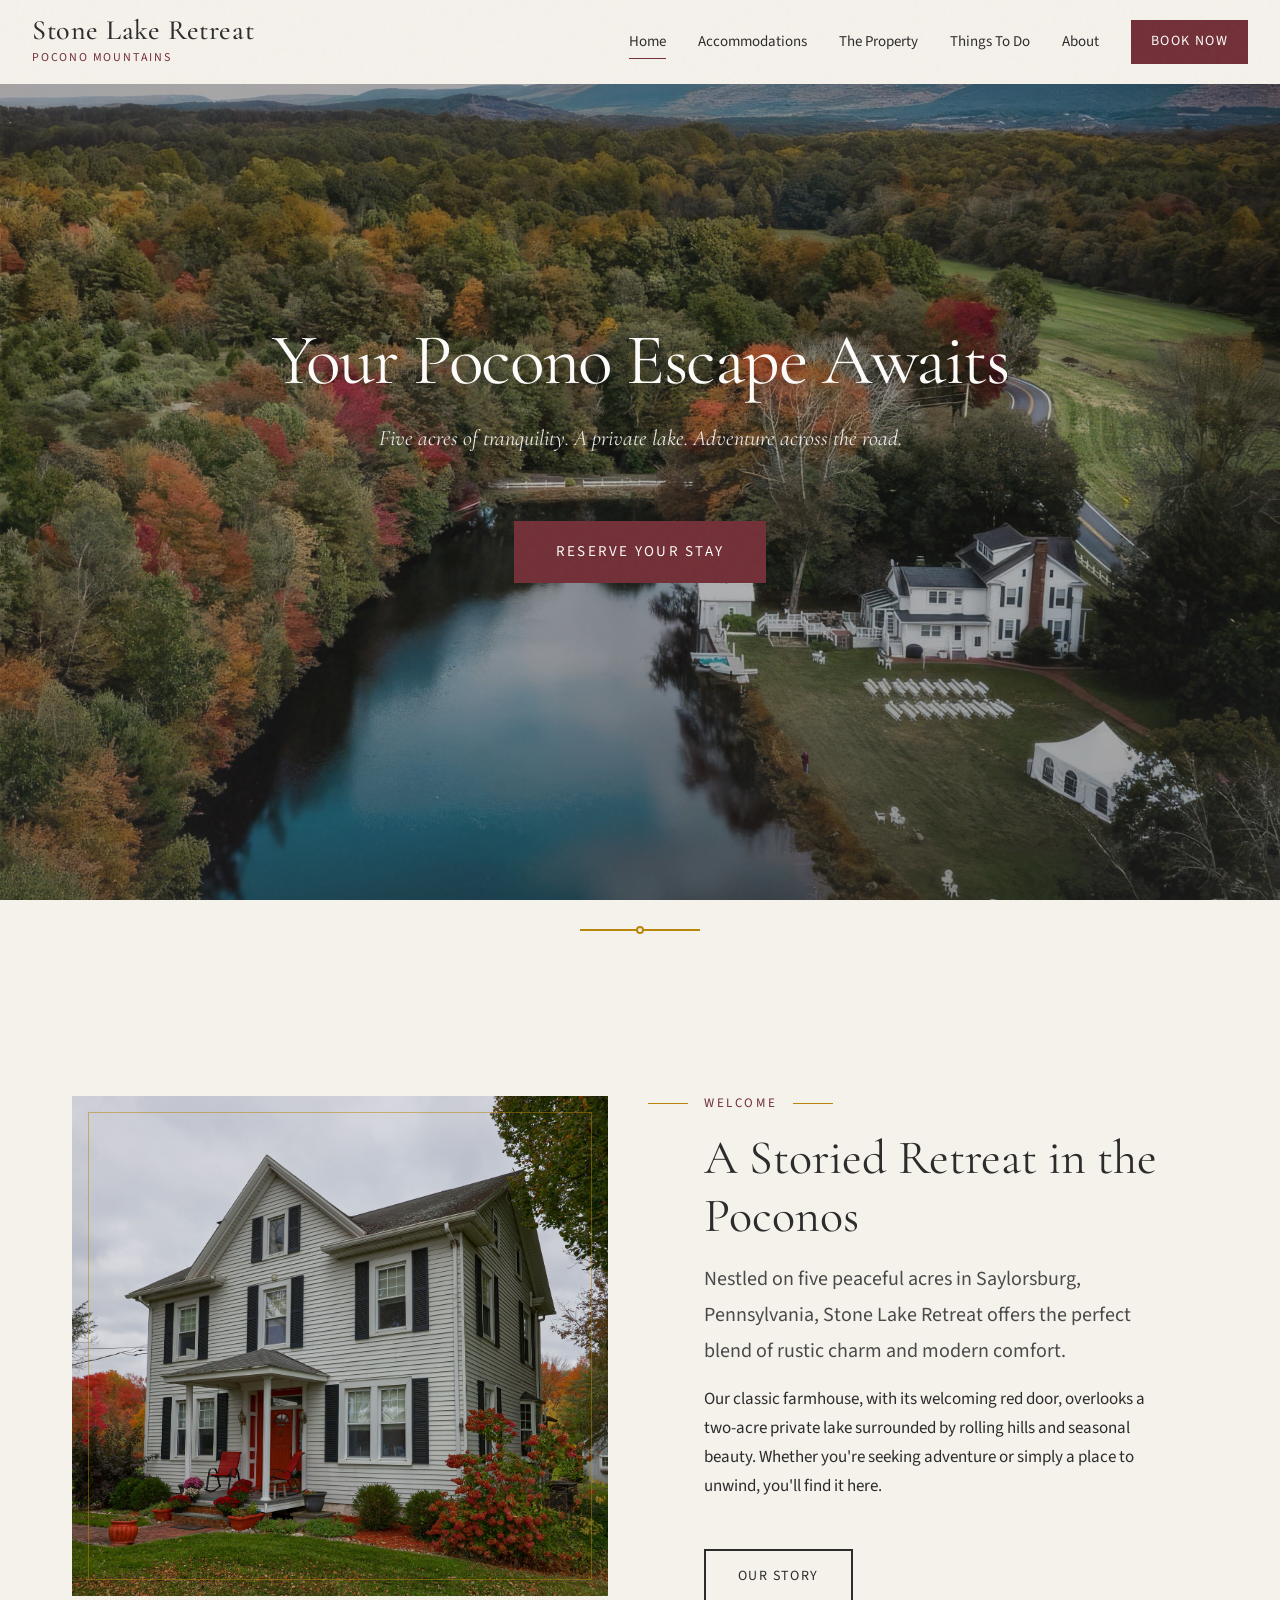
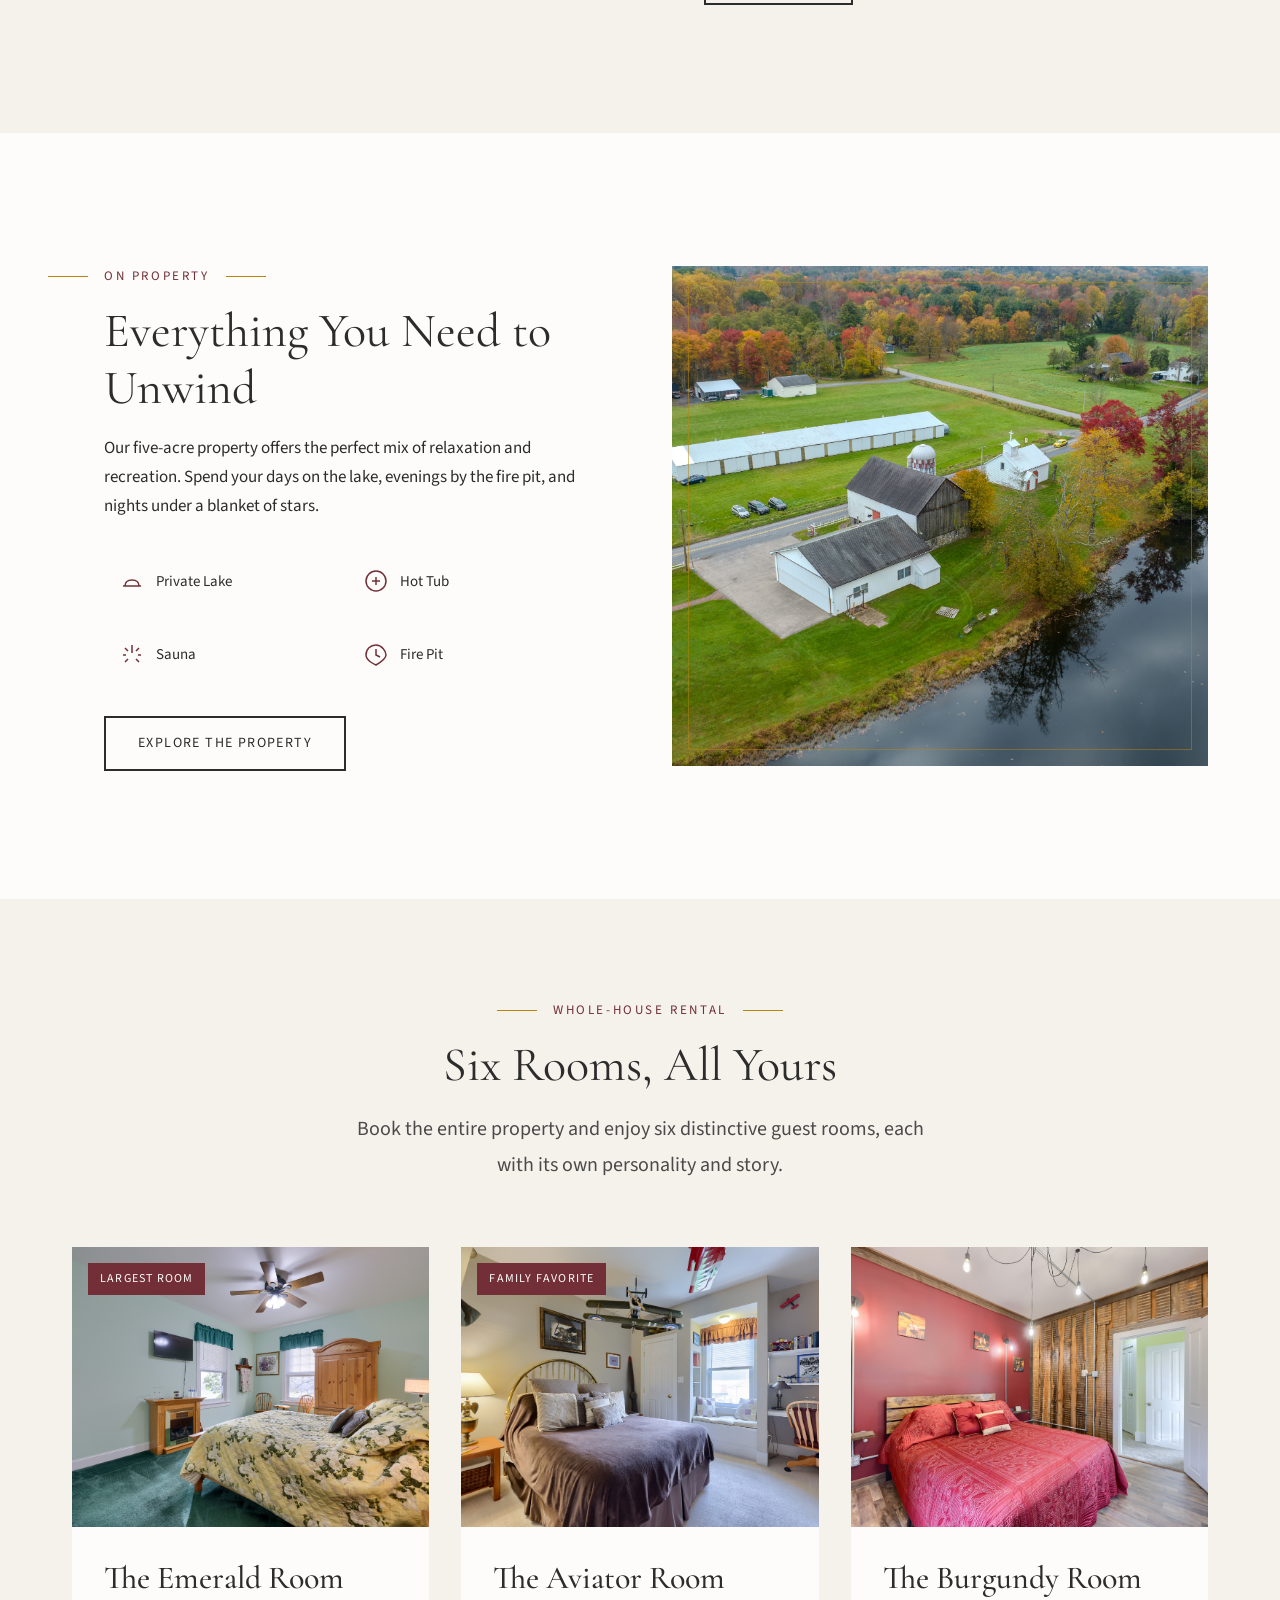
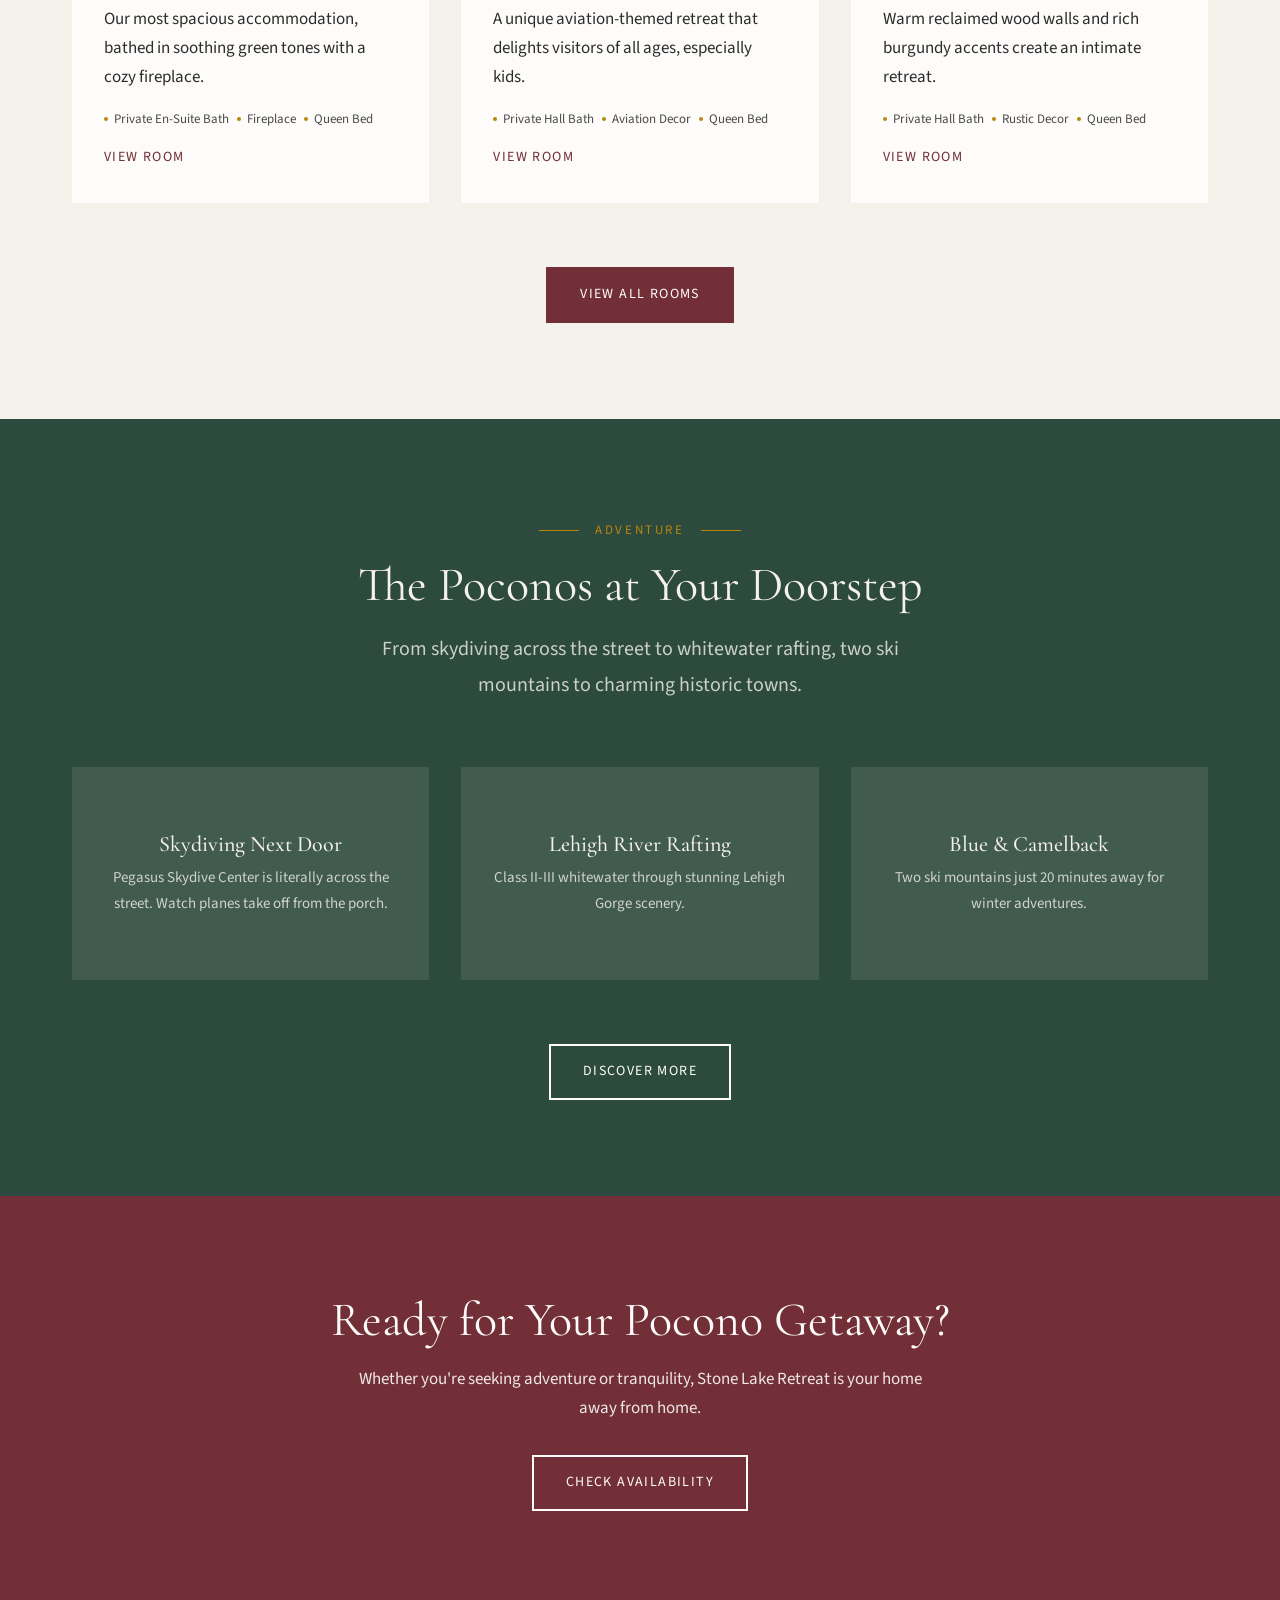
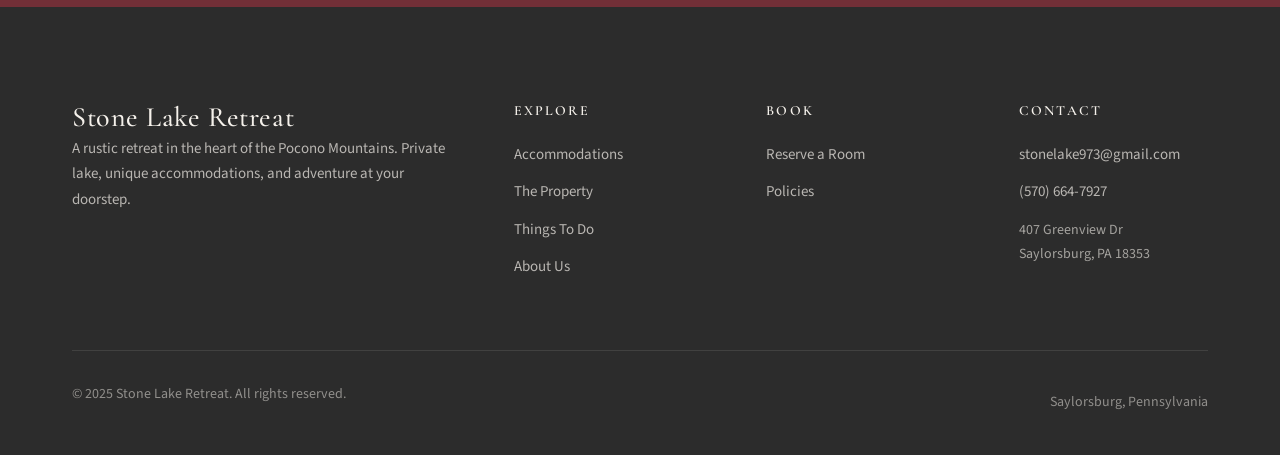
<file: index.html>
<!DOCTYPE html>
<html lang="en">
<head>
  <meta charset="UTF-8">
  <meta name="viewport" content="width=device-width, initial-scale=1.0">
  <meta name="description" content="Stone Lake Retreat - A rustic retreat in the Pocono Mountains. Private lake, 5 guest rooms, and adventure at your doorstep. Book your escape today.">
  <title>Stone Lake Retreat | Pocono Mountains Retreat</title>

  <!-- Fonts -->
  <link rel="preconnect" href="https://fonts.googleapis.com">
  <link rel="preconnect" href="https://fonts.gstatic.com" crossorigin>
  <link href="https://fonts.googleapis.com/css2?family=Cormorant+Garamond:ital,wght@0,400;0,500;0,600;1,400;1,500&family=Source+Sans+3:wght@300;400;600&display=swap" rel="stylesheet">

  <!-- Styles -->
  <link rel="stylesheet" href="css/styles.css">

  <!-- Favicon (placeholder) -->
  <link rel="icon" type="image/svg+xml" href="data:image/svg+xml,%3Csvg xmlns='http://www.w3.org/2000/svg' viewBox='0 0 100 100'%3E%3Ccircle cx='50' cy='50' r='40' fill='%23722F37'/%3E%3C/svg%3E">
</head>
<body>

  <!-- Header -->
  <header class="header">
    <div class="header-inner">
      <a href="index.html" class="logo">
        <span class="logo-name">Stone Lake Retreat</span>
        <span class="logo-tagline">Pocono Mountains</span>
      </a>

      <button class="nav-toggle" aria-label="Toggle navigation">
        <span></span>
        <span></span>
        <span></span>
      </button>

      <nav class="nav">
        <a href="index.html" class="nav-link active">Home</a>
        <a href="accommodations.html" class="nav-link">Accommodations</a>
        <a href="property.html" class="nav-link">The Property</a>
        <a href="things-to-do.html" class="nav-link">Things To Do</a>
        <a href="about.html" class="nav-link">About</a>
        <a href="https://evolve.com/vacation-rentals/us/pa/saylorsburg/579409" target="_blank" rel="noopener" class="nav-link nav-cta">Book Now</a>
      </nav>
    </div>
  </header>

  <!-- Hero Section -->
  <section class="hero">
    <!-- Replace src with your actual hero image -->
    <img src="images/hero-aerial.jpg" alt="Stone Lake Retreat aerial view with private lake and fall foliage" class="hero-image">
    <div class="hero-overlay"></div>

    <div class="hero-content">
      <h1>Your Pocono Escape Awaits</h1>
      <p class="hero-subtitle">Five acres of tranquility. A private lake. Adventure across the road.</p>
      <a href="https://evolve.com/vacation-rentals/us/pa/saylorsburg/579409" target="_blank" rel="noopener" class="hero-cta">Reserve Your Stay</a>
    </div>
  </section>

  <!-- Divider -->
  <div class="divider-wave"></div>

  <!-- About Preview Section -->
  <section class="section">
    <div class="container">
      <div class="two-col">
        <div class="two-col-image reveal">
          <!-- Replace with actual house image -->
          <img src="images/house-front.jpg" alt="Stone Lake Retreat farmhouse with red front door">
        </div>

        <div class="two-col-content reveal">
          <span class="section-label">Welcome</span>
          <h2>A Storied Retreat in the Poconos</h2>
          <p class="lead">Nestled on five peaceful acres in Saylorsburg, Pennsylvania, Stone Lake Retreat offers the perfect blend of rustic charm and modern comfort.</p>
          <p>Our classic farmhouse, with its welcoming red door, overlooks a two-acre private lake surrounded by rolling hills and seasonal beauty. Whether you're seeking adventure or simply a place to unwind, you'll find it here.</p>
          <a href="about.html" class="btn btn-secondary mt-md">Our Story</a>
        </div>
      </div>
    </div>
  </section>

  <!-- Amenities Preview -->
  <section class="section" style="background: var(--white);">
    <div class="container">
      <div class="two-col" style="direction: rtl;">
        <div class="two-col-image reveal" style="direction: ltr;">
          <!-- Lake view image -->
          <img src="images/hero-lake.jpg" alt="Private lake at Stone Lake Retreat">
        </div>

        <div class="two-col-content reveal" style="direction: ltr;">
          <span class="section-label">On Property</span>
          <h2>Everything You Need to Unwind</h2>
          <p>Our five-acre property offers the perfect mix of relaxation and recreation. Spend your days on the lake, evenings by the fire pit, and nights under a blanket of stars.</p>

          <div class="amenities-grid mt-md" style="grid-template-columns: 1fr 1fr;">
            <div class="amenity-item">
              <svg viewBox="0 0 24 24" fill="none" stroke="currentColor" stroke-width="1.5">
                <path d="M3 17h18M5 17c0-3 2-6 7-6s7 3 7 6"/>
              </svg>
              <span>Private Lake</span>
            </div>
            <div class="amenity-item">
              <svg viewBox="0 0 24 24" fill="none" stroke="currentColor" stroke-width="1.5">
                <circle cx="12" cy="12" r="10"/>
                <path d="M8 12h8M12 8v8"/>
              </svg>
              <span>Hot Tub</span>
            </div>
            <div class="amenity-item">
              <svg viewBox="0 0 24 24" fill="none" stroke="currentColor" stroke-width="1.5">
                <path d="M12 2v8M5 5l3 3M19 5l-3 3M3 12h3M18 12h3M5 19l3-3M19 19l-3-3"/>
              </svg>
              <span>Sauna</span>
            </div>
            <div class="amenity-item">
              <svg viewBox="0 0 24 24" fill="none" stroke="currentColor" stroke-width="1.5">
                <path d="M12 2C6.48 2 2 6 2 12s10 10 10 10 10-6 10-10S17.52 2 12 2z"/>
                <path d="M12 6v6l4 2"/>
              </svg>
              <span>Fire Pit</span>
            </div>
          </div>

          <a href="property.html" class="btn btn-secondary mt-md">Explore the Property</a>
        </div>
      </div>
    </div>
  </section>

  <!-- Rooms Preview Section -->
  <section class="section">
    <div class="container">
      <div class="section-header reveal">
        <span class="section-label">Whole-House Rental</span>
        <h2>Six Rooms, All Yours</h2>
        <p class="lead" style="max-width: 600px; margin: var(--space-sm) auto 0;">Book the entire property and enjoy six distinctive guest rooms, each with its own personality and story.</p>
      </div>

      <div class="rooms-grid">
        <!-- Emerald Room -->
        <div class="room-card reveal">
          <div class="room-card-image">
            <img src="images/room-emerald.jpg" alt="The Emerald Room - spacious green-themed room">
            <span class="room-card-badge">Largest Room</span>
          </div>
          <div class="room-card-content">
            <h3>The Emerald Room</h3>
            <p>Our most spacious accommodation, bathed in soothing green tones with a cozy fireplace.</p>
            <div class="room-card-features">
              <span class="room-feature">Private En-Suite Bath</span>
              <span class="room-feature">Fireplace</span>
              <span class="room-feature">Queen Bed</span>
            </div>
            <a href="accommodations.html#emerald" class="room-card-link">View Room</a>
          </div>
        </div>

        <!-- Aviator Room -->
        <div class="room-card reveal">
          <div class="room-card-image">
            <img src="images/room-aviator.jpg" alt="The Aviator Room - aviation-themed room">
            <span class="room-card-badge">Family Favorite</span>
          </div>
          <div class="room-card-content">
            <h3>The Aviator Room</h3>
            <p>A unique aviation-themed retreat that delights visitors of all ages, especially kids.</p>
            <div class="room-card-features">
              <span class="room-feature">Private Hall Bath</span>
              <span class="room-feature">Aviation Decor</span>
              <span class="room-feature">Queen Bed</span>
            </div>
            <a href="accommodations.html#aviator" class="room-card-link">View Room</a>
          </div>
        </div>

        <!-- Burgundy Room -->
        <div class="room-card reveal">
          <div class="room-card-image">
            <img src="images/room-wine.jpg" alt="The Burgundy Room - wine-themed room with rustic charm">
          </div>
          <div class="room-card-content">
            <h3>The Burgundy Room</h3>
            <p>Warm reclaimed wood walls and rich burgundy accents create an intimate retreat.</p>
            <div class="room-card-features">
              <span class="room-feature">Private Hall Bath</span>
              <span class="room-feature">Rustic Decor</span>
              <span class="room-feature">Queen Bed</span>
            </div>
            <a href="accommodations.html#wine" class="room-card-link">View Room</a>
          </div>
        </div>
      </div>

      <div class="text-center mt-lg reveal">
        <a href="accommodations.html" class="btn btn-primary">View All Rooms</a>
      </div>
    </div>
  </section>

  <!-- Things To Do Preview -->
  <section class="section" style="background: var(--forest); color: var(--cream);">
    <div class="container">
      <div class="section-header reveal">
        <span class="section-label" style="color: var(--gold);">Adventure</span>
        <h2 style="color: var(--cream);">The Poconos at Your Doorstep</h2>
        <p class="lead" style="color: rgba(245,241,235,0.8); max-width: 600px; margin: var(--space-sm) auto 0;">From skydiving across the street to whitewater rafting, two ski mountains to charming historic towns.</p>
      </div>

      <div class="highlights-grid reveal">
        <div class="highlight-card" style="background: rgba(245,241,235,0.1);">
          <h3 style="color: var(--cream);">Skydiving Next Door</h3>
          <p style="color: rgba(245,241,235,0.8);">Pegasus Skydive Center is literally across the street. Watch planes take off from the porch.</p>
        </div>
        <div class="highlight-card" style="background: rgba(245,241,235,0.1);">
          <h3 style="color: var(--cream);">Lehigh River Rafting</h3>
          <p style="color: rgba(245,241,235,0.8);">Class II-III whitewater through stunning Lehigh Gorge scenery.</p>
        </div>
        <div class="highlight-card" style="background: rgba(245,241,235,0.1);">
          <h3 style="color: var(--cream);">Blue & Camelback</h3>
          <p style="color: rgba(245,241,235,0.8);">Two ski mountains just 20 minutes away for winter adventures.</p>
        </div>
      </div>

      <div class="text-center mt-lg reveal">
        <a href="things-to-do.html" class="btn btn-outline-white">Discover More</a>
      </div>
    </div>
  </section>

  <!-- CTA Banner -->
  <section class="cta-banner">
    <div class="container reveal">
      <h2>Ready for Your Pocono Getaway?</h2>
      <p>Whether you're seeking adventure or tranquility, Stone Lake Retreat is your home away from home.</p>
      <a href="https://evolve.com/vacation-rentals/us/pa/saylorsburg/579409" target="_blank" rel="noopener" class="btn btn-outline-white">Check Availability</a>
    </div>
  </section>

  <!-- Footer -->
  <footer class="footer">
    <div class="container">
      <div class="footer-grid">
        <div class="footer-brand">
          <span class="logo-name">Stone Lake Retreat</span>
          <p>A rustic retreat in the heart of the Pocono Mountains. Private lake, unique accommodations, and adventure at your doorstep.</p>
        </div>

        <div class="footer-col">
          <h4>Explore</h4>
          <a href="accommodations.html">Accommodations</a>
          <a href="property.html">The Property</a>
          <a href="things-to-do.html">Things To Do</a>
          <a href="about.html">About Us</a>
        </div>

        <div class="footer-col">
          <h4>Book</h4>
          <a href="https://evolve.com/vacation-rentals/us/pa/saylorsburg/579409" target="_blank" rel="noopener">Reserve a Room</a>
          <a href="book.html#policies">Policies</a>
        </div>

        <div class="footer-col">
          <h4>Contact</h4>
          <a href="mailto:stonelake973@gmail.com">stonelake973@gmail.com</a>
          <a href="tel:+15706647927">(570) 664-7927</a>
          <p style="margin-top: 0.5rem; font-size: 0.875rem; color: rgba(245,241,235,0.6);">
            407 Greenview Dr<br>
            Saylorsburg, PA 18353
          </p>
        </div>
      </div>

      <div class="footer-bottom">
        <p>&copy; 2025 Stone Lake Retreat. All rights reserved.</p>
        <p>Saylorsburg, Pennsylvania</p>
      </div>
    </div>
  </footer>

  <!-- Scripts -->
  <script src="js/main.js"></script>
</body>
</html>
</file>
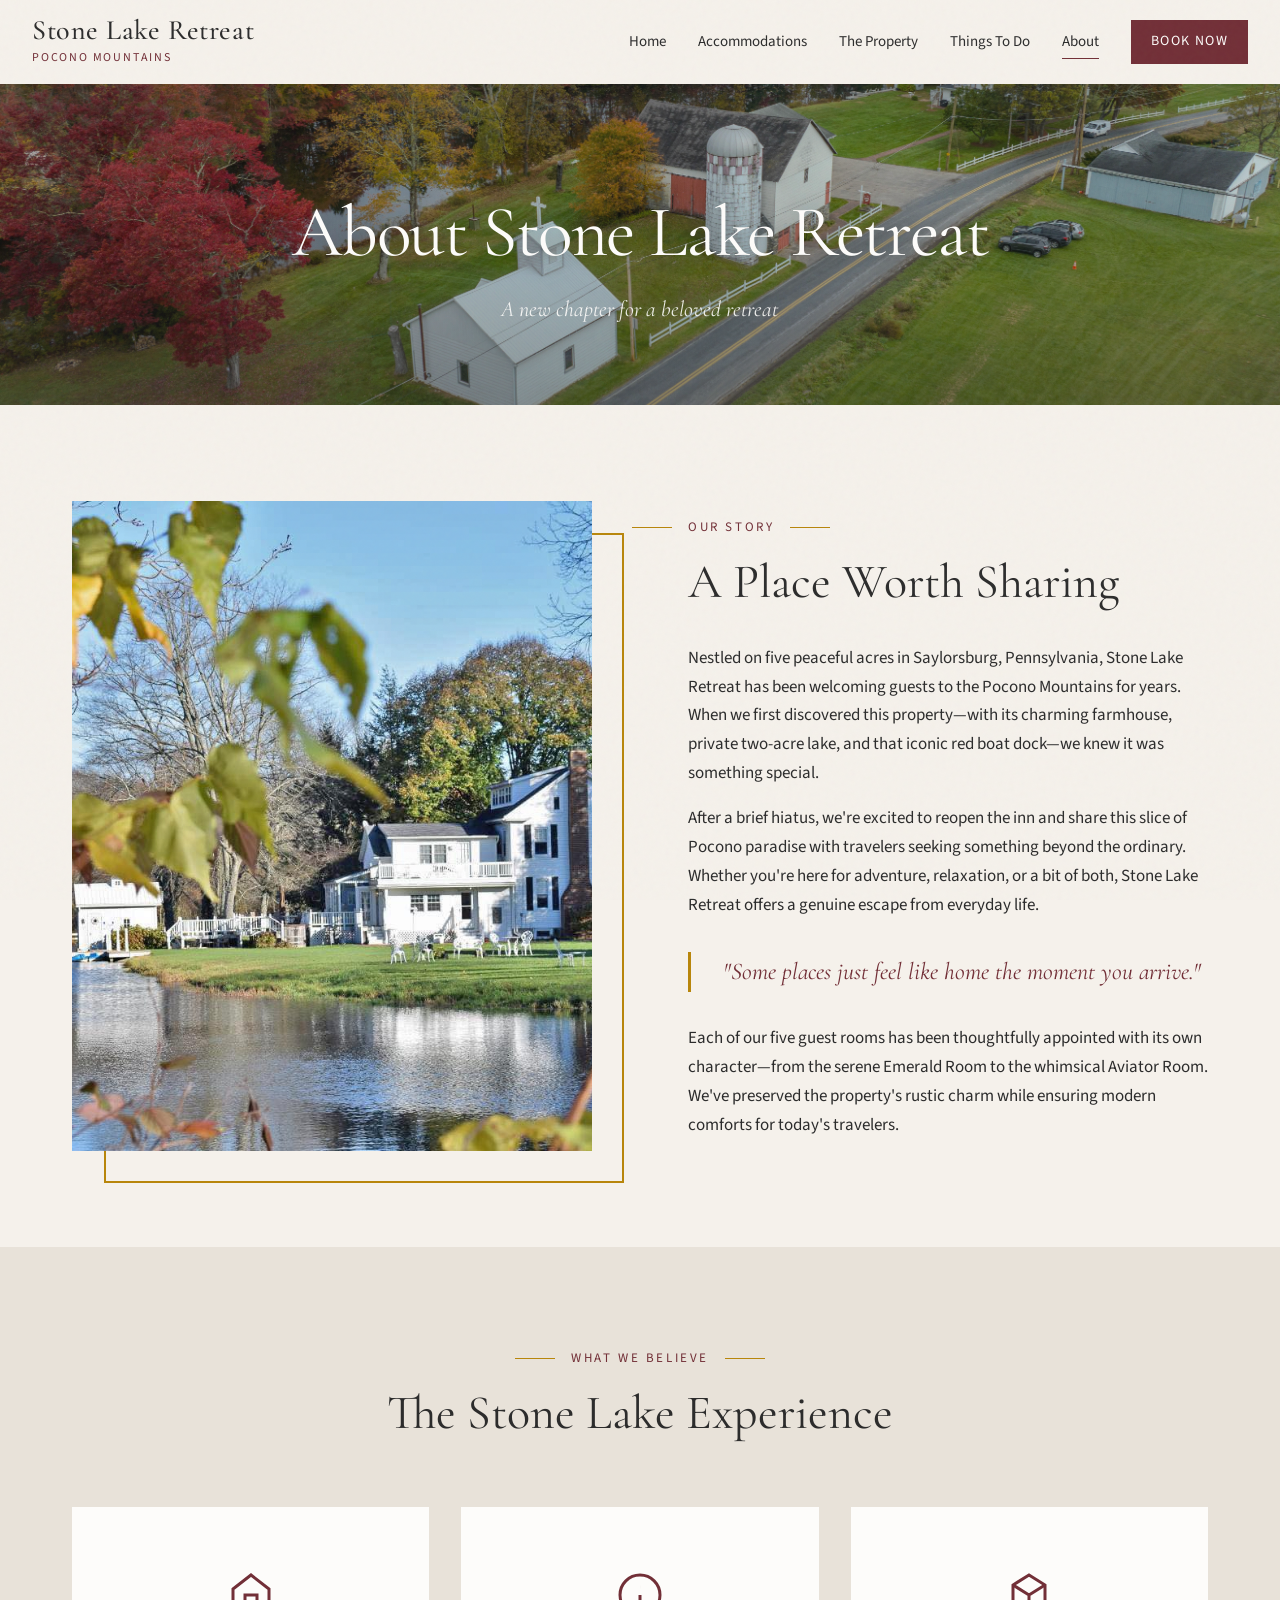
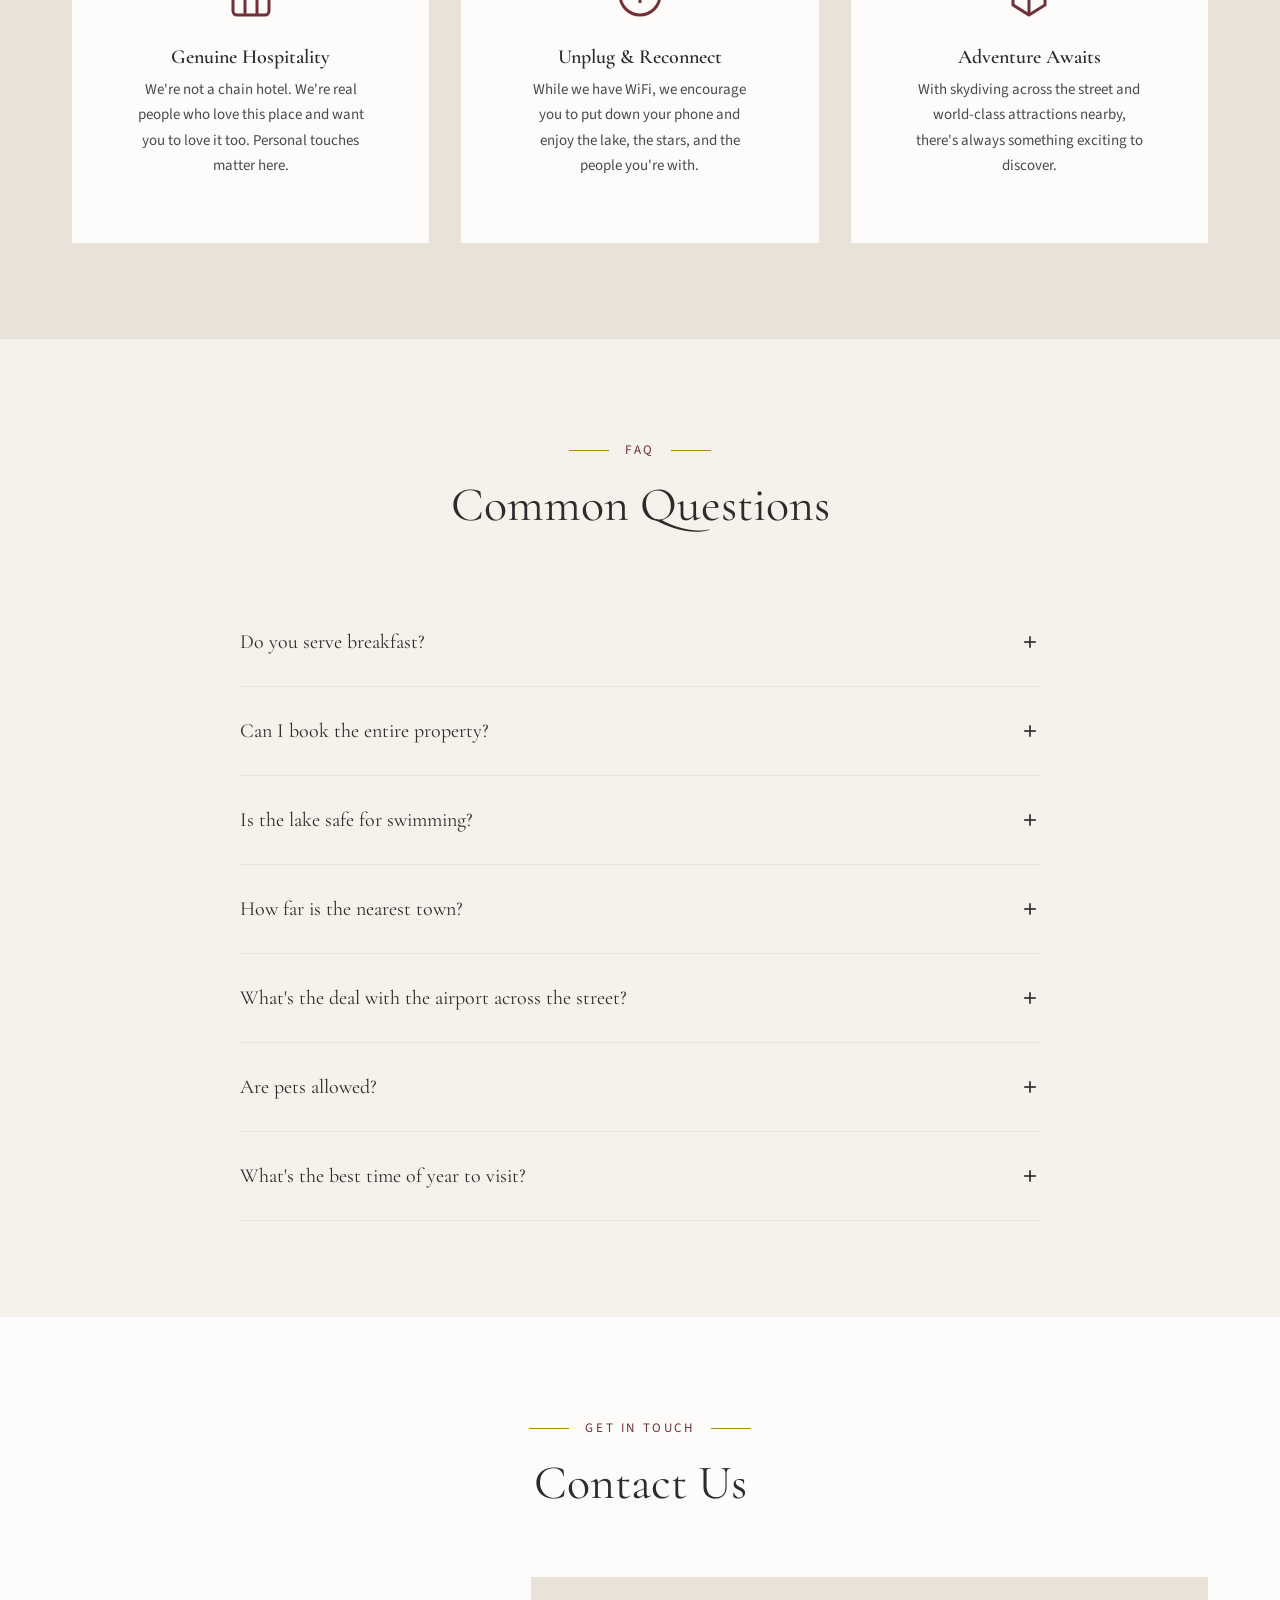
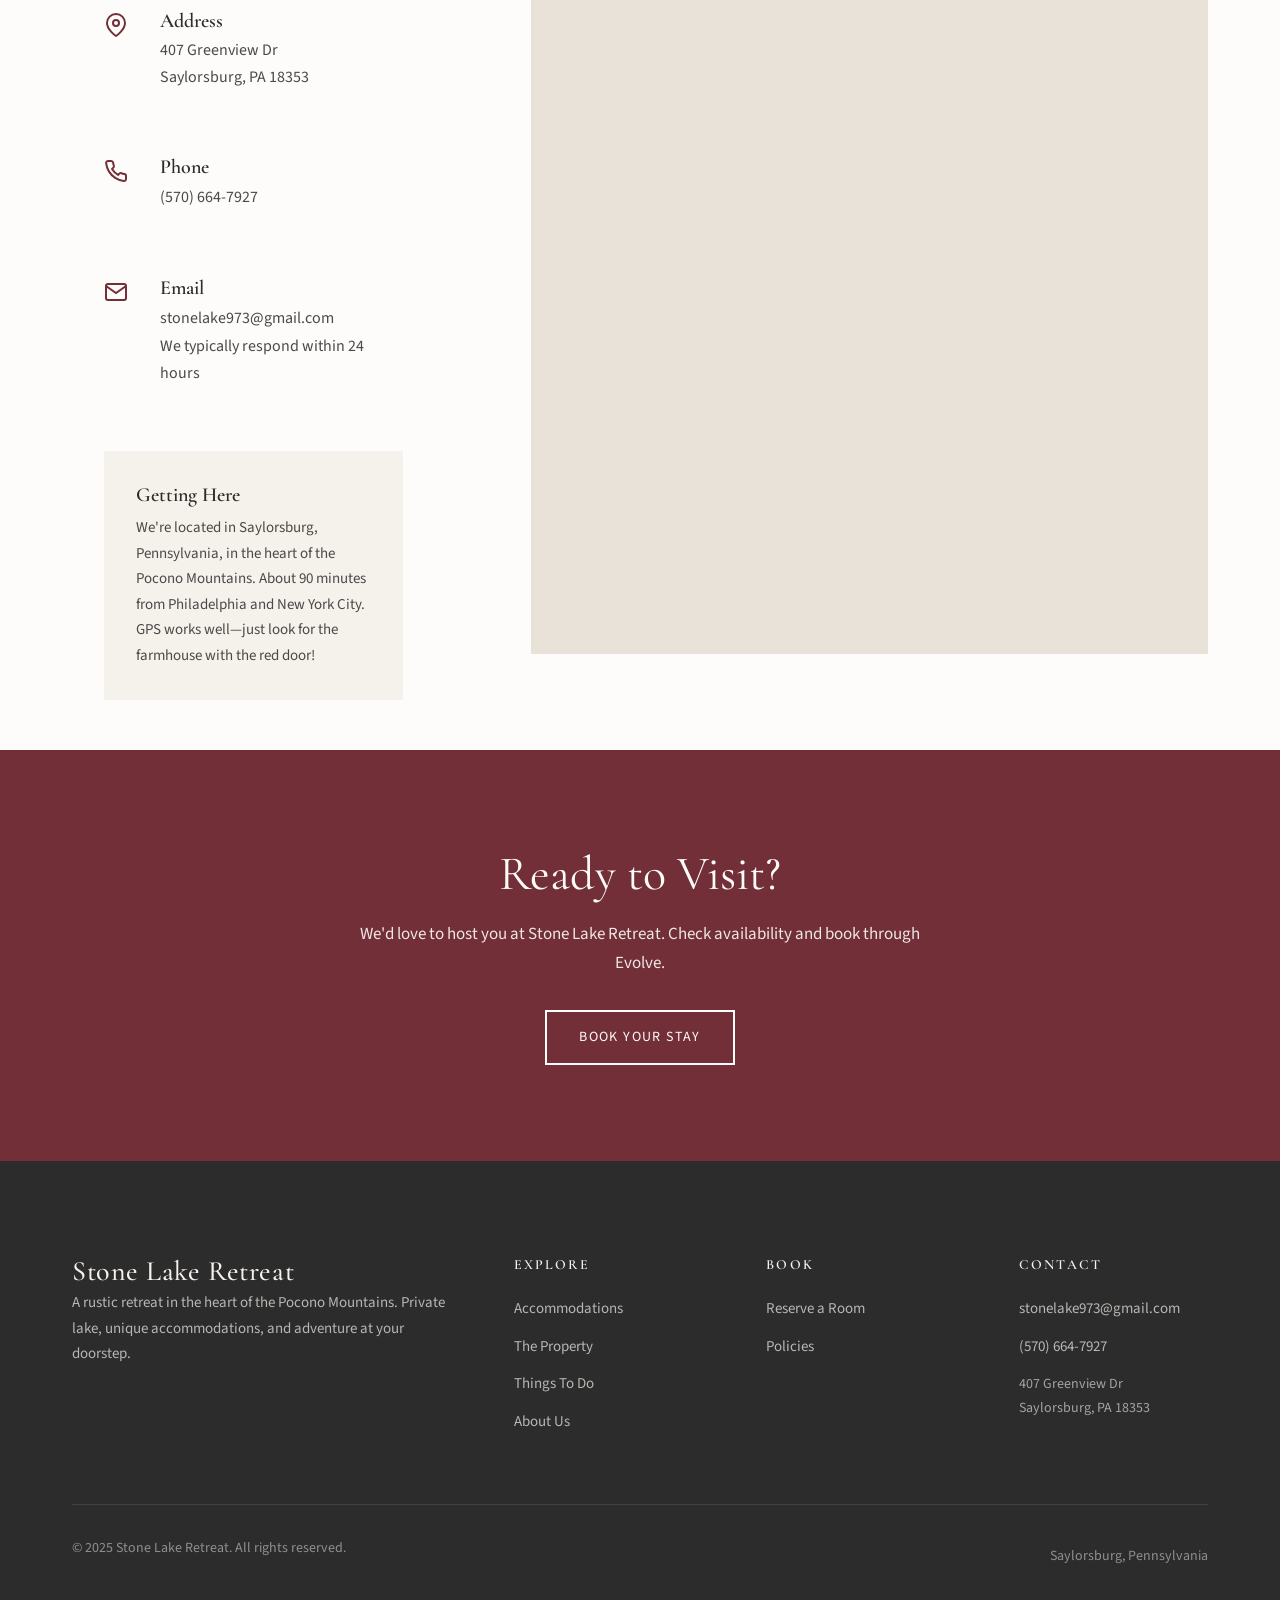
<file: about.html>
<!DOCTYPE html>
<html lang="en">
<head>
  <meta charset="UTF-8">
  <meta name="viewport" content="width=device-width, initial-scale=1.0">
  <meta name="description" content="Learn about Stone Lake Retreat's history and new chapter. Contact us for booking inquiries and questions about your Pocono getaway.">
  <title>About & Contact | Stone Lake Retreat</title>

  <!-- Fonts -->
  <link rel="preconnect" href="https://fonts.googleapis.com">
  <link rel="preconnect" href="https://fonts.gstatic.com" crossorigin>
  <link href="https://fonts.googleapis.com/css2?family=Cormorant+Garamond:ital,wght@0,400;0,500;0,600;1,400;1,500&family=Source+Sans+3:wght@300;400;600&display=swap" rel="stylesheet">

  <!-- Styles -->
  <link rel="stylesheet" href="css/styles.css">

  <style>
    .about-story {
      display: grid;
      grid-template-columns: 1fr 1fr;
      gap: var(--space-xl);
      align-items: center;
    }
    @media (max-width: 900px) {
      .about-story {
        grid-template-columns: 1fr;
      }
    }
    .about-image {
      position: relative;
    }
    .about-image img {
      width: 100%;
      aspect-ratio: 4/5;
      object-fit: cover;
    }
    .about-image::after {
      content: '';
      position: absolute;
      top: var(--space-md);
      left: var(--space-md);
      right: calc(-1 * var(--space-md));
      bottom: calc(-1 * var(--space-md));
      border: 2px solid var(--gold);
      z-index: -1;
    }
    .about-content h2 {
      margin-bottom: var(--space-md);
    }
    .about-quote {
      font-family: var(--font-display);
      font-size: 1.5rem;
      font-style: italic;
      color: var(--burgundy);
      border-left: 3px solid var(--gold);
      padding-left: var(--space-md);
      margin: var(--space-md) 0;
    }
    .values-grid {
      display: grid;
      grid-template-columns: repeat(3, 1fr);
      gap: var(--space-md);
    }
    @media (max-width: 768px) {
      .values-grid {
        grid-template-columns: 1fr;
      }
    }
    .value-card {
      text-align: center;
      padding: var(--space-lg);
      background: var(--white);
    }
    .value-card svg {
      width: 48px;
      height: 48px;
      color: var(--burgundy);
      margin-bottom: var(--space-sm);
    }
    .value-card h4 {
      margin-bottom: var(--space-xs);
    }
    .value-card p {
      font-size: 0.9375rem;
      color: var(--charcoal-light);
    }
    .contact-section {
      background: var(--white);
    }
    .contact-main {
      display: grid;
      grid-template-columns: 1fr 1fr;
      gap: var(--space-xl);
    }
    @media (max-width: 900px) {
      .contact-main {
        grid-template-columns: 1fr;
      }
    }
    .contact-details {
      padding: var(--space-md);
    }
    .contact-item {
      display: flex;
      gap: var(--space-md);
      margin-bottom: var(--space-lg);
    }
    .contact-item svg {
      width: 24px;
      height: 24px;
      color: var(--burgundy);
      flex-shrink: 0;
      margin-top: 0.25rem;
    }
    .contact-item h4 {
      margin-bottom: 0.25rem;
    }
    .contact-item p,
    .contact-item a {
      color: var(--charcoal-light);
      font-size: 1rem;
    }
    .contact-item a:hover {
      color: var(--burgundy);
    }
    .map-embed {
      aspect-ratio: 1;
      background: var(--cream-dark);
      display: flex;
      align-items: center;
      justify-content: center;
    }
    .map-embed iframe {
      width: 100%;
      height: 100%;
      border: none;
    }
    .directions-note {
      background: var(--cream);
      padding: var(--space-md);
      margin-top: var(--space-md);
    }
    .directions-note h4 {
      margin-bottom: 0.5rem;
    }
    .directions-note p {
      font-size: 0.9375rem;
      color: var(--charcoal-light);
    }
  </style>
</head>
<body>

  <!-- Header -->
  <header class="header">
    <div class="header-inner">
      <a href="index.html" class="logo">
        <span class="logo-name">Stone Lake Retreat</span>
        <span class="logo-tagline">Pocono Mountains</span>
      </a>

      <button class="nav-toggle" aria-label="Toggle navigation">
        <span></span>
        <span></span>
        <span></span>
      </button>

      <nav class="nav">
        <a href="index.html" class="nav-link">Home</a>
        <a href="accommodations.html" class="nav-link">Accommodations</a>
        <a href="property.html" class="nav-link">The Property</a>
        <a href="things-to-do.html" class="nav-link">Things To Do</a>
        <a href="about.html" class="nav-link active">About</a>
        <a href="https://evolve.com/vacation-rentals/us/pa/saylorsburg/579409" target="_blank" rel="noopener" class="nav-link nav-cta">Book Now</a>
      </nav>
    </div>
  </header>

  <!-- Page Hero -->
  <section class="hero page-hero" style="min-height: 45vh;">
    <img src="images/about-hero.jpg" alt="Stone Lake Retreat property view" class="hero-image">
    <div class="hero-overlay"></div>
    <div class="hero-content">
      <h1>About Stone Lake Retreat</h1>
      <p class="hero-subtitle">A new chapter for a beloved retreat</p>
    </div>
  </section>

  <!-- Our Story Section -->
  <section class="section">
    <div class="container">
      <div class="about-story">
        <div class="about-image reveal">
          <img src="images/house-lake-view.jpg" alt="Stone Lake Retreat viewed from across the lake">
        </div>
        <div class="about-content reveal">
          <span class="section-label">Our Story</span>
          <h2>A Place Worth Sharing</h2>
          <p>Nestled on five peaceful acres in Saylorsburg, Pennsylvania, Stone Lake Retreat has been welcoming guests to the Pocono Mountains for years. When we first discovered this property&mdash;with its charming farmhouse, private two-acre lake, and that iconic red boat dock&mdash;we knew it was something special.</p>
          <p>After a brief hiatus, we're excited to reopen the inn and share this slice of Pocono paradise with travelers seeking something beyond the ordinary. Whether you're here for adventure, relaxation, or a bit of both, Stone Lake Retreat offers a genuine escape from everyday life.</p>
          <p class="about-quote">"Some places just feel like home the moment you arrive."</p>
          <p>Each of our five guest rooms has been thoughtfully appointed with its own character&mdash;from the serene Emerald Room to the whimsical Aviator Room. We've preserved the property's rustic charm while ensuring modern comforts for today's travelers.</p>
        </div>
      </div>
    </div>
  </section>

  <!-- Values Section -->
  <section class="section" style="background: var(--cream-dark);">
    <div class="container">
      <div class="section-header reveal">
        <span class="section-label">What We Believe</span>
        <h2>The Stone Lake Experience</h2>
      </div>

      <div class="values-grid reveal">
        <div class="value-card">
          <svg viewBox="0 0 24 24" fill="none" stroke="currentColor" stroke-width="1.5">
            <path d="M3 9l9-7 9 7v11a2 2 0 01-2 2H5a2 2 0 01-2-2z"/>
            <polyline points="9 22 9 12 15 12 15 22"/>
          </svg>
          <h4>Genuine Hospitality</h4>
          <p>We're not a chain hotel. We're real people who love this place and want you to love it too. Personal touches matter here.</p>
        </div>

        <div class="value-card">
          <svg viewBox="0 0 24 24" fill="none" stroke="currentColor" stroke-width="1.5">
            <circle cx="12" cy="12" r="10"/>
            <path d="M12 16v-4M12 8h.01"/>
          </svg>
          <h4>Unplug & Reconnect</h4>
          <p>While we have WiFi, we encourage you to put down your phone and enjoy the lake, the stars, and the people you're with.</p>
        </div>

        <div class="value-card">
          <svg viewBox="0 0 24 24" fill="none" stroke="currentColor" stroke-width="1.5">
            <path d="M12 2L4 7v10l8 5 8-5V7l-8-5z"/>
            <path d="M12 22V12M12 12L4 7M12 12l8-5"/>
          </svg>
          <h4>Adventure Awaits</h4>
          <p>With skydiving across the street and world-class attractions nearby, there's always something exciting to discover.</p>
        </div>
      </div>
    </div>
  </section>

  <!-- FAQ Section -->
  <section class="section">
    <div class="container">
      <div class="section-header reveal">
        <span class="section-label">FAQ</span>
        <h2>Common Questions</h2>
      </div>

      <div class="faq-list reveal">
        <div class="faq-item">
          <button class="faq-question">
            Do you serve breakfast?
            <svg viewBox="0 0 24 24" fill="none" stroke="currentColor" stroke-width="2"><line x1="12" y1="5" x2="12" y2="19"/><line x1="5" y1="12" x2="19" y2="12"/></svg>
          </button>
          <div class="faq-answer">
            <div class="faq-answer-inner">
              <p>We don't currently offer breakfast service, but you have full access to our kitchen to prepare your own meals. There are also several great breakfast spots nearby in Saylorsburg and Stroudsburg. Check our <a href="things-to-do.html">Things To Do</a> page for dining recommendations.</p>
            </div>
          </div>
        </div>

        <div class="faq-item">
          <button class="faq-question">
            Can I book the entire property?
            <svg viewBox="0 0 24 24" fill="none" stroke="currentColor" stroke-width="2"><line x1="12" y1="5" x2="12" y2="19"/><line x1="5" y1="12" x2="19" y2="12"/></svg>
          </button>
          <div class="faq-answer">
            <div class="faq-answer-inner">
              <p>Absolutely&mdash;in fact, that's our standard booking! Stone Lake Retreat is available as a whole-house rental through <a href="https://evolve.com/vacation-rentals/us/pa/saylorsburg/579409" target="_blank" rel="noopener">Evolve</a>. You'll get the entire property to yourselves. If you're interested in booking individual rooms instead, email us at <a href="mailto:stonelake973@gmail.com">stonelake973@gmail.com</a> and we'll do our best to accommodate.</p>
            </div>
          </div>
        </div>

        <div class="faq-item">
          <button class="faq-question">
            Is the lake safe for swimming?
            <svg viewBox="0 0 24 24" fill="none" stroke="currentColor" stroke-width="2"><line x1="12" y1="5" x2="12" y2="19"/><line x1="5" y1="12" x2="19" y2="12"/></svg>
          </button>
          <div class="faq-answer">
            <div class="faq-answer-inner">
              <p>Yes, our private two-acre lake is perfect for swimming. It's a natural lake with a gentle slope, making it great for all ages. As always, swim at your own risk and supervise children at all times.</p>
            </div>
          </div>
        </div>

        <div class="faq-item">
          <button class="faq-question">
            How far is the nearest town?
            <svg viewBox="0 0 24 24" fill="none" stroke="currentColor" stroke-width="2"><line x1="12" y1="5" x2="12" y2="19"/><line x1="5" y1="12" x2="19" y2="12"/></svg>
          </button>
          <div class="faq-answer">
            <div class="faq-answer-inner">
              <p>Saylorsburg is just a few minutes away with basic amenities. Stroudsburg, a charming downtown with restaurants, shops, and services, is about 15 minutes. The Crossings Premium Outlets are also nearby for shopping.</p>
            </div>
          </div>
        </div>

        <div class="faq-item">
          <button class="faq-question">
            What's the deal with the airport across the street?
            <svg viewBox="0 0 24 24" fill="none" stroke="currentColor" stroke-width="2"><line x1="12" y1="5" x2="12" y2="19"/><line x1="5" y1="12" x2="19" y2="12"/></svg>
          </button>
          <div class="faq-answer">
            <div class="faq-answer-inner">
              <p>Pegasus Airpark is a small private airport that's home to Pegasus Skydive Center. You'll see small planes and skydivers throughout the day (weather permitting). It's more charming than disruptive&mdash;many guests love watching from the porch! If you're feeling adventurous, you can walk across the street and book a tandem jump.</p>
            </div>
          </div>
        </div>

        <div class="faq-item">
          <button class="faq-question">
            Are pets allowed?
            <svg viewBox="0 0 24 24" fill="none" stroke="currentColor" stroke-width="2"><line x1="12" y1="5" x2="12" y2="19"/><line x1="5" y1="12" x2="19" y2="12"/></svg>
          </button>
          <div class="faq-answer">
            <div class="faq-answer-inner">
              <p>Please contact us to discuss bringing pets. We may be able to accommodate well-behaved dogs depending on the situation and other guest bookings.</p>
            </div>
          </div>
        </div>

        <div class="faq-item">
          <button class="faq-question">
            What's the best time of year to visit?
            <svg viewBox="0 0 24 24" fill="none" stroke="currentColor" stroke-width="2"><line x1="12" y1="5" x2="12" y2="19"/><line x1="5" y1="12" x2="19" y2="12"/></svg>
          </button>
          <div class="faq-answer">
            <div class="faq-answer-inner">
              <p>Each season offers something special! Fall brings stunning foliage, winter offers skiing and cozy fireplace evenings, spring is perfect for rafting and hiking, and summer is ideal for lake activities. The Poconos are truly a year-round destination.</p>
            </div>
          </div>
        </div>
      </div>
    </div>
  </section>

  <!-- Contact Section -->
  <section class="section contact-section" id="contact">
    <div class="container">
      <div class="section-header reveal">
        <span class="section-label">Get In Touch</span>
        <h2>Contact Us</h2>
      </div>

      <div class="contact-main">
        <div class="contact-details reveal">
          <div class="contact-item">
            <svg viewBox="0 0 24 24" fill="none" stroke="currentColor" stroke-width="2">
              <path d="M21 10c0 7-9 13-9 13s-9-6-9-13a9 9 0 0118 0z"/>
              <circle cx="12" cy="10" r="3"/>
            </svg>
            <div>
              <h4>Address</h4>
              <p>407 Greenview Dr<br>Saylorsburg, PA 18353</p>
            </div>
          </div>

          <div class="contact-item">
            <svg viewBox="0 0 24 24" fill="none" stroke="currentColor" stroke-width="2">
              <path d="M22 16.92v3a2 2 0 01-2.18 2 19.79 19.79 0 01-8.63-3.07 19.5 19.5 0 01-6-6 19.79 19.79 0 01-3.07-8.67A2 2 0 014.11 2h3a2 2 0 012 1.72 12.84 12.84 0 00.7 2.81 2 2 0 01-.45 2.11L8.09 9.91a16 16 0 006 6l1.27-1.27a2 2 0 012.11-.45 12.84 12.84 0 002.81.7A2 2 0 0122 16.92z"/>
            </svg>
            <div>
              <h4>Phone</h4>
              <a href="tel:+15706647927">(570) 664-7927</a>
            </div>
          </div>

          <div class="contact-item">
            <svg viewBox="0 0 24 24" fill="none" stroke="currentColor" stroke-width="2">
              <path d="M4 4h16c1.1 0 2 .9 2 2v12c0 1.1-.9 2-2 2H4c-1.1 0-2-.9-2-2V6c0-1.1.9-2 2-2z"/>
              <polyline points="22,6 12,13 2,6"/>
            </svg>
            <div>
              <h4>Email</h4>
              <a href="mailto:stonelake973@gmail.com">stonelake973@gmail.com</a>
              <p>We typically respond within 24 hours</p>
            </div>
          </div>

          <div class="directions-note">
            <h4>Getting Here</h4>
            <p>We're located in Saylorsburg, Pennsylvania, in the heart of the Pocono Mountains. About 90 minutes from Philadelphia and New York City. GPS works well&mdash;just look for the farmhouse with the red door!</p>
          </div>
        </div>

        <div class="map-embed reveal">
          <!-- Replace with actual Google Maps embed -->
          <iframe
            src="https://www.google.com/maps/embed?pb=!1m18!1m12!1m3!1d3016.5!2d-75.3277!3d40.9092!2m3!1f0!2f0!3f0!3m2!1i1024!2i768!4f13.1!3m3!1m2!1s0x0%3A0x0!2zNDDCsDU0JzMzLjEiTiA3NcKwMTknMzkuNyJX!5e0!3m2!1sen!2sus!4v1234567890"
            allowfullscreen=""
            loading="lazy"
            referrerpolicy="no-referrer-when-downgrade">
          </iframe>
        </div>
      </div>
    </div>
  </section>

  <!-- CTA Banner -->
  <section class="cta-banner">
    <div class="container reveal">
      <h2>Ready to Visit?</h2>
      <p>We'd love to host you at Stone Lake Retreat. Check availability and book through Evolve.</p>
      <a href="https://evolve.com/vacation-rentals/us/pa/saylorsburg/579409" target="_blank" rel="noopener" class="btn btn-outline-white">Book Your Stay</a>
    </div>
  </section>

  <!-- Footer -->
  <footer class="footer">
    <div class="container">
      <div class="footer-grid">
        <div class="footer-brand">
          <span class="logo-name">Stone Lake Retreat</span>
          <p>A rustic retreat in the heart of the Pocono Mountains. Private lake, unique accommodations, and adventure at your doorstep.</p>
        </div>

        <div class="footer-col">
          <h4>Explore</h4>
          <a href="accommodations.html">Accommodations</a>
          <a href="property.html">The Property</a>
          <a href="things-to-do.html">Things To Do</a>
          <a href="about.html">About Us</a>
        </div>

        <div class="footer-col">
          <h4>Book</h4>
          <a href="https://evolve.com/vacation-rentals/us/pa/saylorsburg/579409" target="_blank" rel="noopener">Reserve a Room</a>
          <a href="book.html#policies">Policies</a>
        </div>

        <div class="footer-col">
          <h4>Contact</h4>
          <a href="mailto:stonelake973@gmail.com">stonelake973@gmail.com</a>
          <a href="tel:+15706647927">(570) 664-7927</a>
          <p style="margin-top: 0.5rem; font-size: 0.875rem; color: rgba(245,241,235,0.6);">
            407 Greenview Dr<br>
            Saylorsburg, PA 18353
          </p>
        </div>
      </div>

      <div class="footer-bottom">
        <p>&copy; 2025 Stone Lake Retreat. All rights reserved.</p>
        <p>Saylorsburg, Pennsylvania</p>
      </div>
    </div>
  </footer>

  <!-- Scripts -->
  <script src="js/main.js"></script>
</body>
</html>
</file>
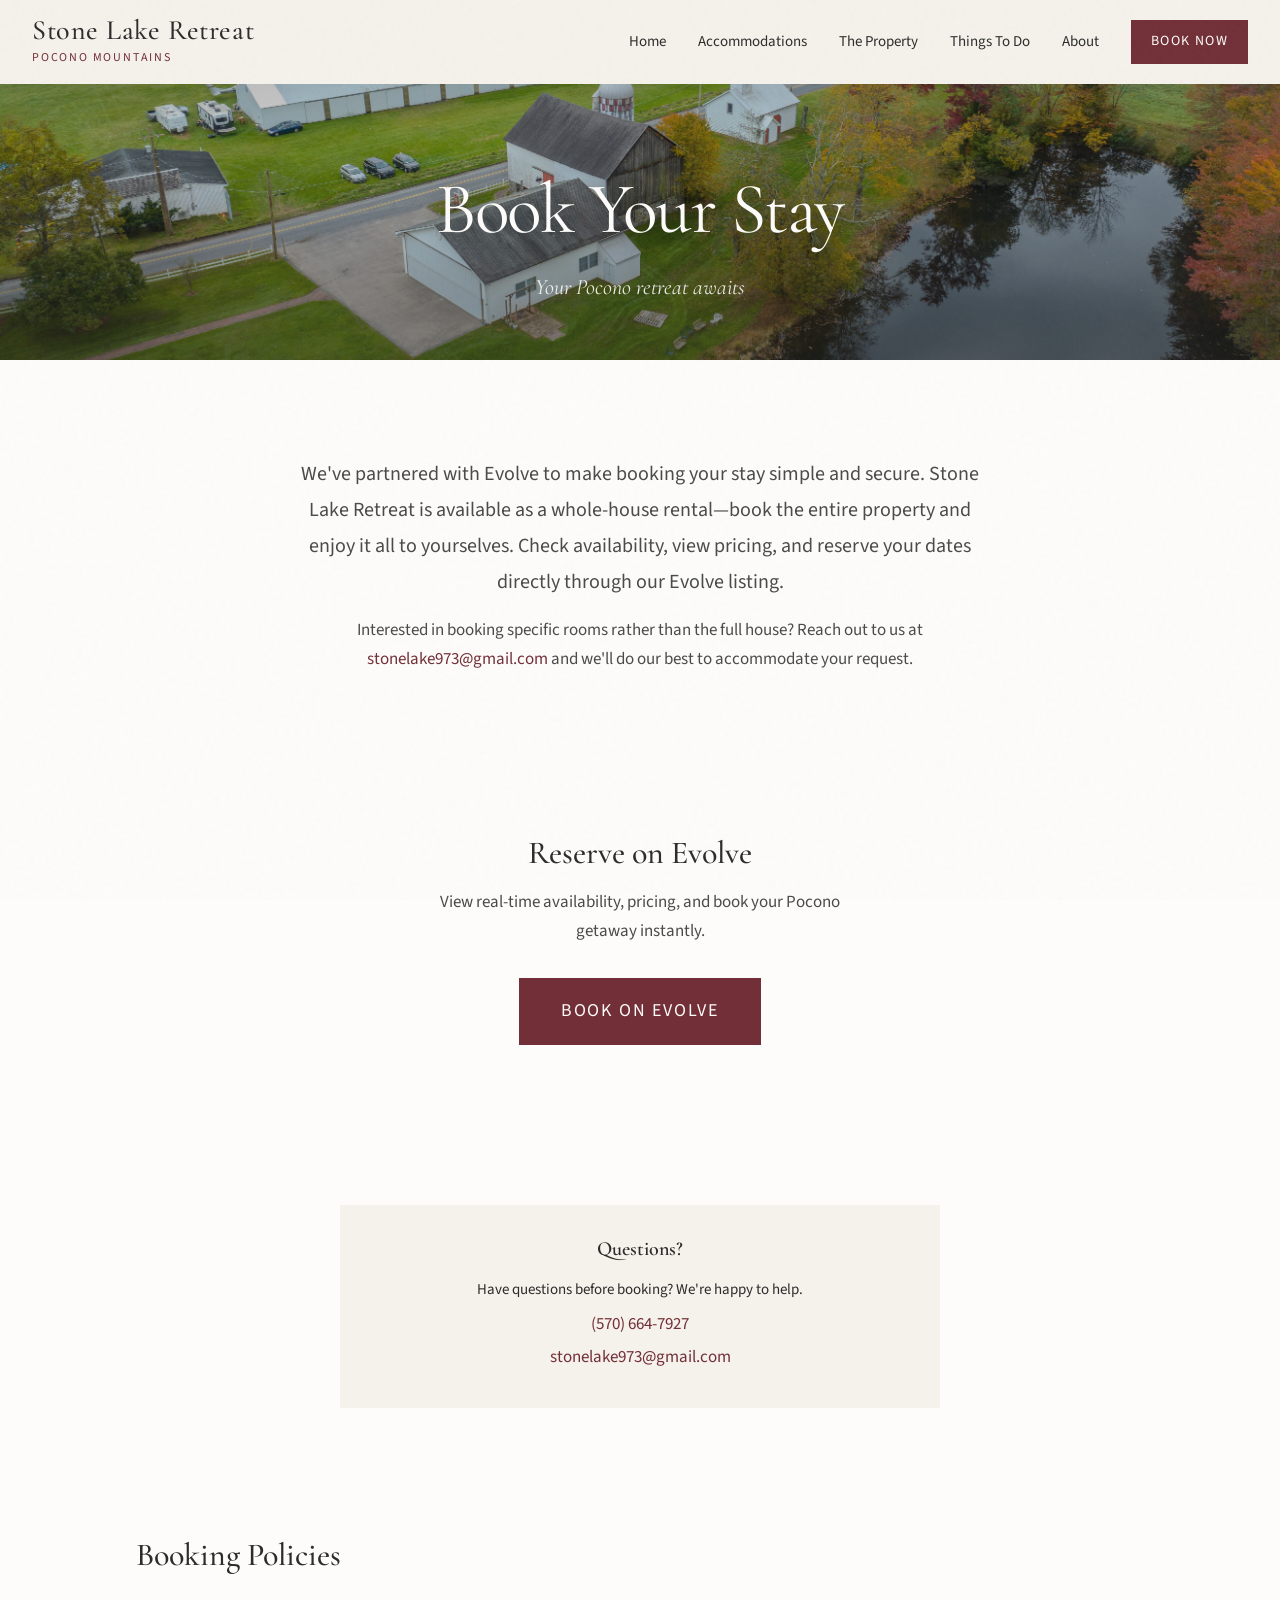
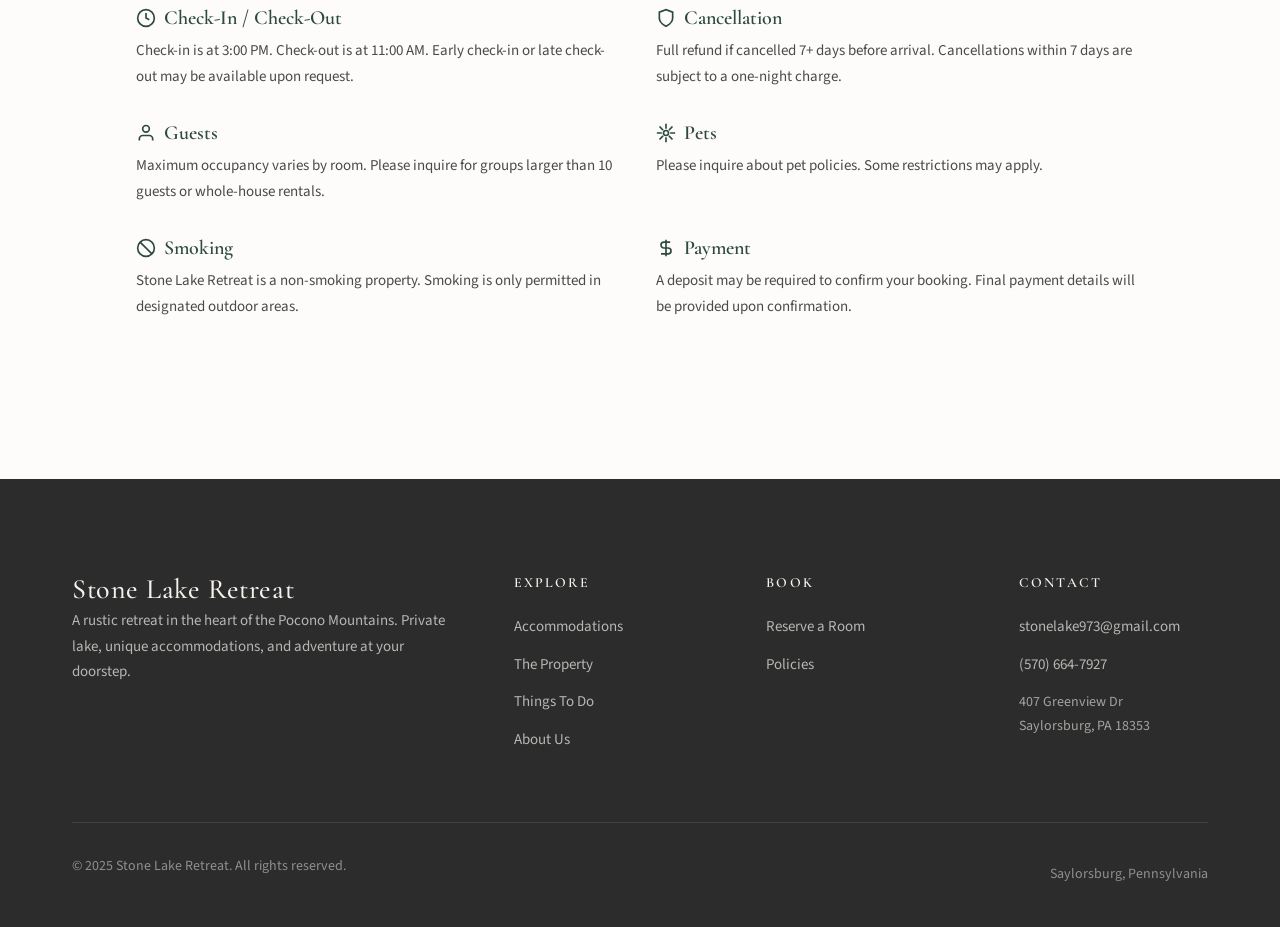
<file: book.html>
<!DOCTYPE html>
<html lang="en">
<head>
  <meta charset="UTF-8">
  <meta name="viewport" content="width=device-width, initial-scale=1.0">
  <meta name="description" content="Book your stay at Stone Lake Retreat through Evolve. Reserve our Pocono Mountains vacation rental today.">
  <title>Book Your Stay | Stone Lake Retreat</title>

  <!-- Fonts -->
  <link rel="preconnect" href="https://fonts.googleapis.com">
  <link rel="preconnect" href="https://fonts.gstatic.com" crossorigin>
  <link href="https://fonts.googleapis.com/css2?family=Cormorant+Garamond:ital,wght@0,400;0,500;0,600;1,400;1,500&family=Source+Sans+3:wght@300;400;600&display=swap" rel="stylesheet">

  <!-- Styles -->
  <link rel="stylesheet" href="css/styles.css">

  <style>
    .booking-intro {
      max-width: 700px;
      margin: 0 auto;
      text-align: center;
    }
    .booking-intro .evolve-logo {
      display: inline-block;
      margin-bottom: var(--space-md);
      font-size: 1.25rem;
      font-weight: 600;
      color: var(--charcoal);
    }
    .booking-cta-box {
      background: var(--white);
      padding: var(--space-xl);
      max-width: 600px;
      margin: var(--space-lg) auto;
      text-align: center;
    }
    .booking-cta-box h3 {
      margin-bottom: var(--space-sm);
    }
    .booking-cta-box p {
      margin-bottom: var(--space-md);
      color: var(--charcoal-light);
    }
    .booking-cta-box .btn {
      font-size: 1.125rem;
      padding: 1rem 2.5rem;
    }
    .contact-quick {
      background: var(--cream);
      padding: var(--space-md);
      max-width: 600px;
      margin: var(--space-lg) auto 0;
      text-align: center;
    }
    .contact-quick h4 {
      margin-bottom: var(--space-sm);
    }
    .contact-quick p {
      font-size: 0.9375rem;
      margin-bottom: 0.5rem;
    }
    .contact-quick a {
      display: block;
      margin-bottom: 0.25rem;
    }
    .policy-section {
      background: var(--white);
      padding: var(--space-lg);
      margin-top: var(--space-lg);
    }
    .policy-section h3 {
      margin-bottom: var(--space-md);
    }
    .policy-grid {
      display: grid;
      grid-template-columns: 1fr 1fr;
      gap: var(--space-md);
    }
    @media (max-width: 768px) {
      .policy-grid {
        grid-template-columns: 1fr;
      }
    }
    .policy-item h4 {
      display: flex;
      align-items: center;
      gap: 0.5rem;
      margin-bottom: 0.5rem;
      color: var(--forest);
    }
    .policy-item h4 svg {
      width: 20px;
      height: 20px;
    }
    .policy-item p {
      font-size: 0.9375rem;
      color: var(--charcoal-light);
    }
  </style>
</head>
<body>

  <!-- Header -->
  <header class="header">
    <div class="header-inner">
      <a href="index.html" class="logo">
        <span class="logo-name">Stone Lake Retreat</span>
        <span class="logo-tagline">Pocono Mountains</span>
      </a>

      <button class="nav-toggle" aria-label="Toggle navigation">
        <span></span>
        <span></span>
        <span></span>
      </button>

      <nav class="nav">
        <a href="index.html" class="nav-link">Home</a>
        <a href="accommodations.html" class="nav-link">Accommodations</a>
        <a href="property.html" class="nav-link">The Property</a>
        <a href="things-to-do.html" class="nav-link">Things To Do</a>
        <a href="about.html" class="nav-link">About</a>
        <a href="https://evolve.com/vacation-rentals/us/pa/saylorsburg/579409" target="_blank" rel="noopener" class="nav-link nav-cta active">Book Now</a>
      </nav>
    </div>
  </header>

  <!-- Page Hero (smaller) -->
  <section class="hero page-hero" style="min-height: 40vh;">
    <img src="images/booking-hero.jpg" alt="Stone Lake Retreat at sunset" class="hero-image">
    <div class="hero-overlay"></div>
    <div class="hero-content">
      <h1>Book Your Stay</h1>
      <p class="hero-subtitle">Your Pocono retreat awaits</p>
    </div>
  </section>

  <!-- Booking Section -->
  <section class="section booking-section">
    <div class="container">
      <div class="booking-intro reveal mb-lg">
        <p class="lead">We've partnered with Evolve to make booking your stay simple and secure. Stone Lake Retreat is available as a whole-house rental&mdash;book the entire property and enjoy it all to yourselves. Check availability, view pricing, and reserve your dates directly through our Evolve listing.</p>
        <p style="margin-top: var(--space-sm); color: var(--charcoal-light);">Interested in booking specific rooms rather than the full house? Reach out to us at <a href="mailto:stonelake973@gmail.com">stonelake973@gmail.com</a> and we'll do our best to accommodate your request.</p>
      </div>

      <div class="booking-cta-box reveal">
        <h3>Reserve on Evolve</h3>
        <p>View real-time availability, pricing, and book your Pocono getaway instantly.</p>
        <a href="https://evolve.com/vacation-rentals/us/pa/saylorsburg/579409" target="_blank" rel="noopener" class="btn btn-primary">Book on Evolve</a>
      </div>

      <div class="contact-quick reveal">
        <h4>Questions?</h4>
        <p>Have questions before booking? We're happy to help.</p>
        <a href="tel:+15706647927">(570) 664-7927</a>
        <a href="mailto:stonelake973@gmail.com">stonelake973@gmail.com</a>
      </div>

      <!-- Policies Section -->
      <div class="policy-section reveal" id="policies">
        <h3>Booking Policies</h3>
        <div class="policy-grid">
          <div class="policy-item">
            <h4>
              <svg viewBox="0 0 24 24" fill="none" stroke="currentColor" stroke-width="2"><circle cx="12" cy="12" r="10"/><path d="M12 6v6l4 2"/></svg>
              Check-In / Check-Out
            </h4>
            <p>Check-in is at 3:00 PM. Check-out is at 11:00 AM. Early check-in or late check-out may be available upon request.</p>
          </div>

          <div class="policy-item">
            <h4>
              <svg viewBox="0 0 24 24" fill="none" stroke="currentColor" stroke-width="2"><path d="M12 22s8-4 8-10V5l-8-3-8 3v7c0 6 8 10 8 10z"/></svg>
              Cancellation
            </h4>
            <p>Full refund if cancelled 7+ days before arrival. Cancellations within 7 days are subject to a one-night charge.</p>
          </div>

          <div class="policy-item">
            <h4>
              <svg viewBox="0 0 24 24" fill="none" stroke="currentColor" stroke-width="2"><path d="M20 21v-2a4 4 0 00-4-4H8a4 4 0 00-4 4v2"/><circle cx="12" cy="7" r="4"/></svg>
              Guests
            </h4>
            <p>Maximum occupancy varies by room. Please inquire for groups larger than 10 guests or whole-house rentals.</p>
          </div>

          <div class="policy-item">
            <h4>
              <svg viewBox="0 0 24 24" fill="none" stroke="currentColor" stroke-width="2"><circle cx="12" cy="12" r="3"/><path d="M12 1v6M12 17v6M4.22 4.22l4.24 4.24M15.54 15.54l4.24 4.24M1 12h6M17 12h6M4.22 19.78l4.24-4.24M15.54 8.46l4.24-4.24"/></svg>
              Pets
            </h4>
            <p>Please inquire about pet policies. Some restrictions may apply.</p>
          </div>

          <div class="policy-item">
            <h4>
              <svg viewBox="0 0 24 24" fill="none" stroke="currentColor" stroke-width="2"><circle cx="12" cy="12" r="10"/><line x1="4.93" y1="4.93" x2="19.07" y2="19.07"/></svg>
              Smoking
            </h4>
            <p>Stone Lake Retreat is a non-smoking property. Smoking is only permitted in designated outdoor areas.</p>
          </div>

          <div class="policy-item">
            <h4>
              <svg viewBox="0 0 24 24" fill="none" stroke="currentColor" stroke-width="2"><path d="M12 2v20M17 5H9.5a3.5 3.5 0 000 7h5a3.5 3.5 0 010 7H6"/></svg>
              Payment
            </h4>
            <p>A deposit may be required to confirm your booking. Final payment details will be provided upon confirmation.</p>
          </div>
        </div>
      </div>
    </div>
  </section>

  <!-- Footer -->
  <footer class="footer">
    <div class="container">
      <div class="footer-grid">
        <div class="footer-brand">
          <span class="logo-name">Stone Lake Retreat</span>
          <p>A rustic retreat in the heart of the Pocono Mountains. Private lake, unique accommodations, and adventure at your doorstep.</p>
        </div>

        <div class="footer-col">
          <h4>Explore</h4>
          <a href="accommodations.html">Accommodations</a>
          <a href="property.html">The Property</a>
          <a href="things-to-do.html">Things To Do</a>
          <a href="about.html">About Us</a>
        </div>

        <div class="footer-col">
          <h4>Book</h4>
          <a href="https://evolve.com/vacation-rentals/us/pa/saylorsburg/579409" target="_blank" rel="noopener">Reserve a Room</a>
          <a href="book.html#policies">Policies</a>
        </div>

        <div class="footer-col">
          <h4>Contact</h4>
          <a href="mailto:stonelake973@gmail.com">stonelake973@gmail.com</a>
          <a href="tel:+15706647927">(570) 664-7927</a>
          <p style="margin-top: 0.5rem; font-size: 0.875rem; color: rgba(245,241,235,0.6);">
            407 Greenview Dr<br>
            Saylorsburg, PA 18353
          </p>
        </div>
      </div>

      <div class="footer-bottom">
        <p>&copy; 2025 Stone Lake Retreat. All rights reserved.</p>
        <p>Saylorsburg, Pennsylvania</p>
      </div>
    </div>
  </footer>

  <!-- Scripts -->
  <script src="js/main.js"></script>
</body>
</html>
</file>
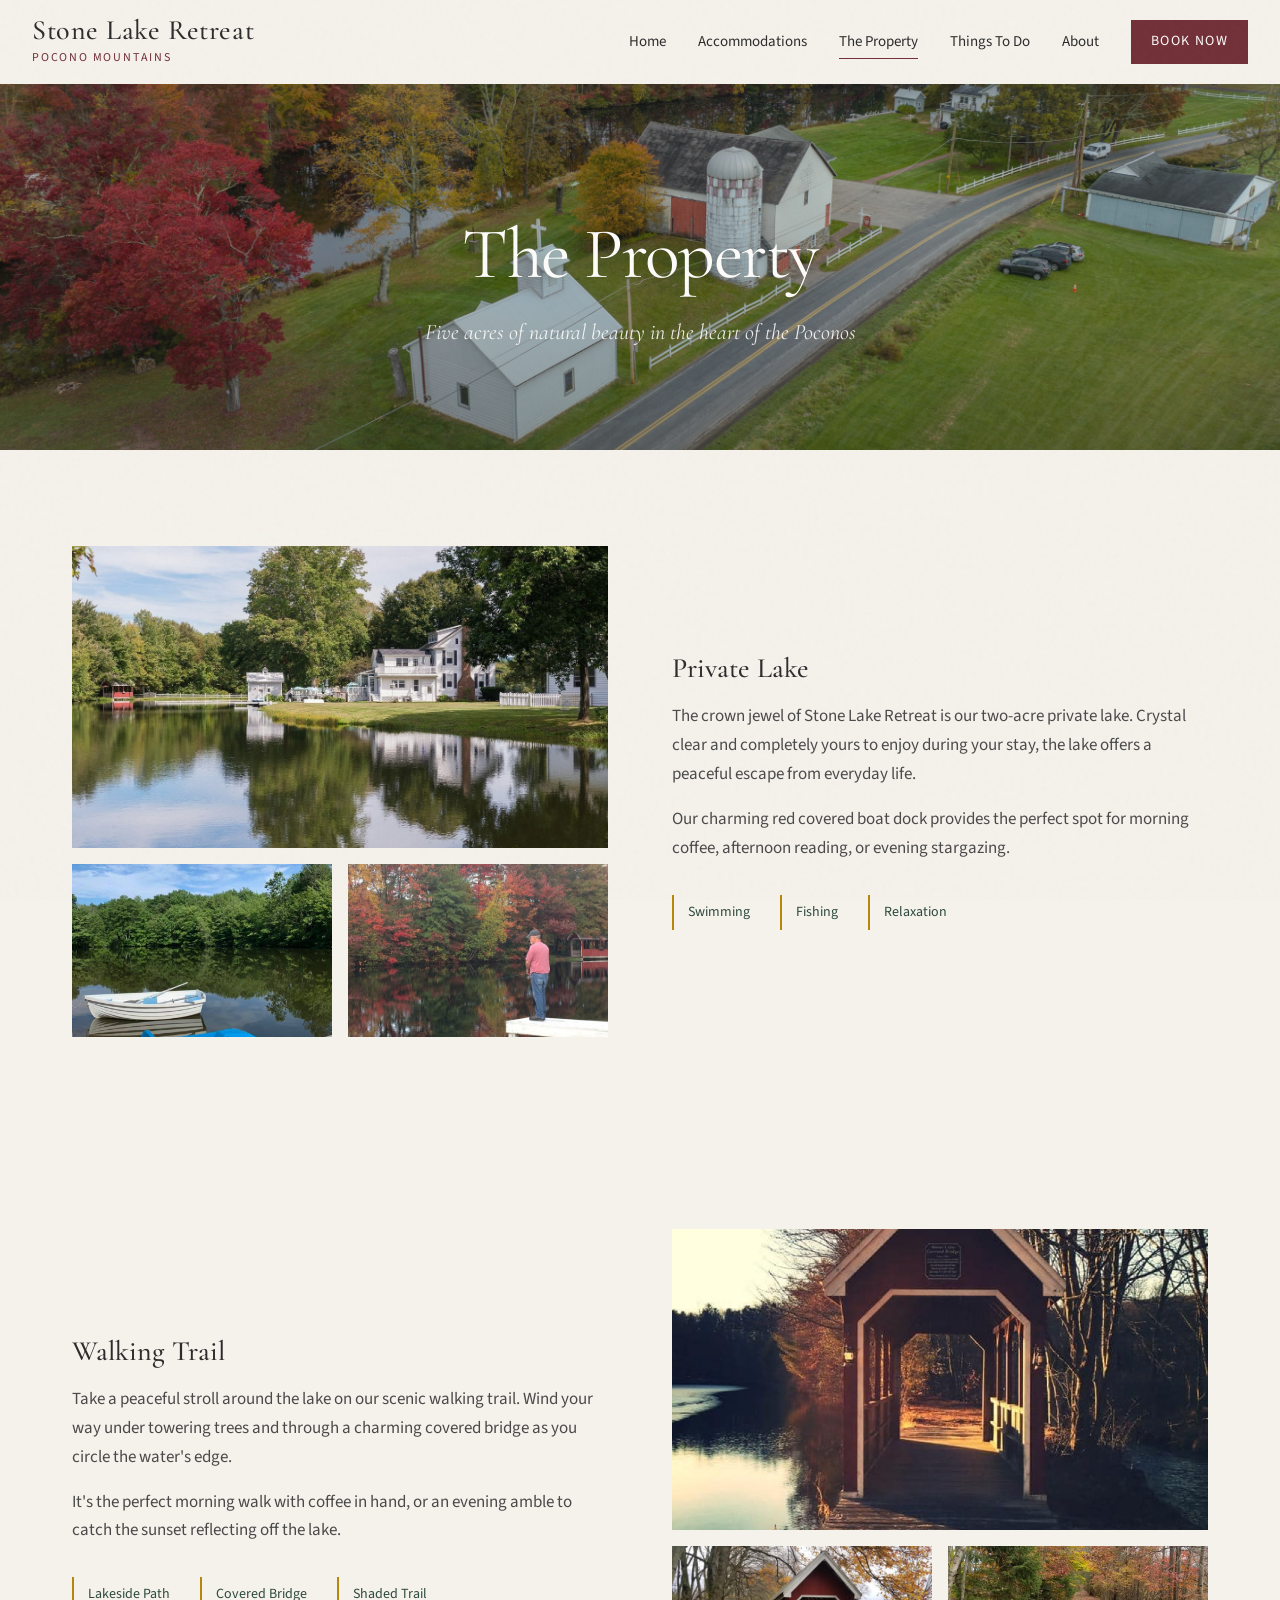
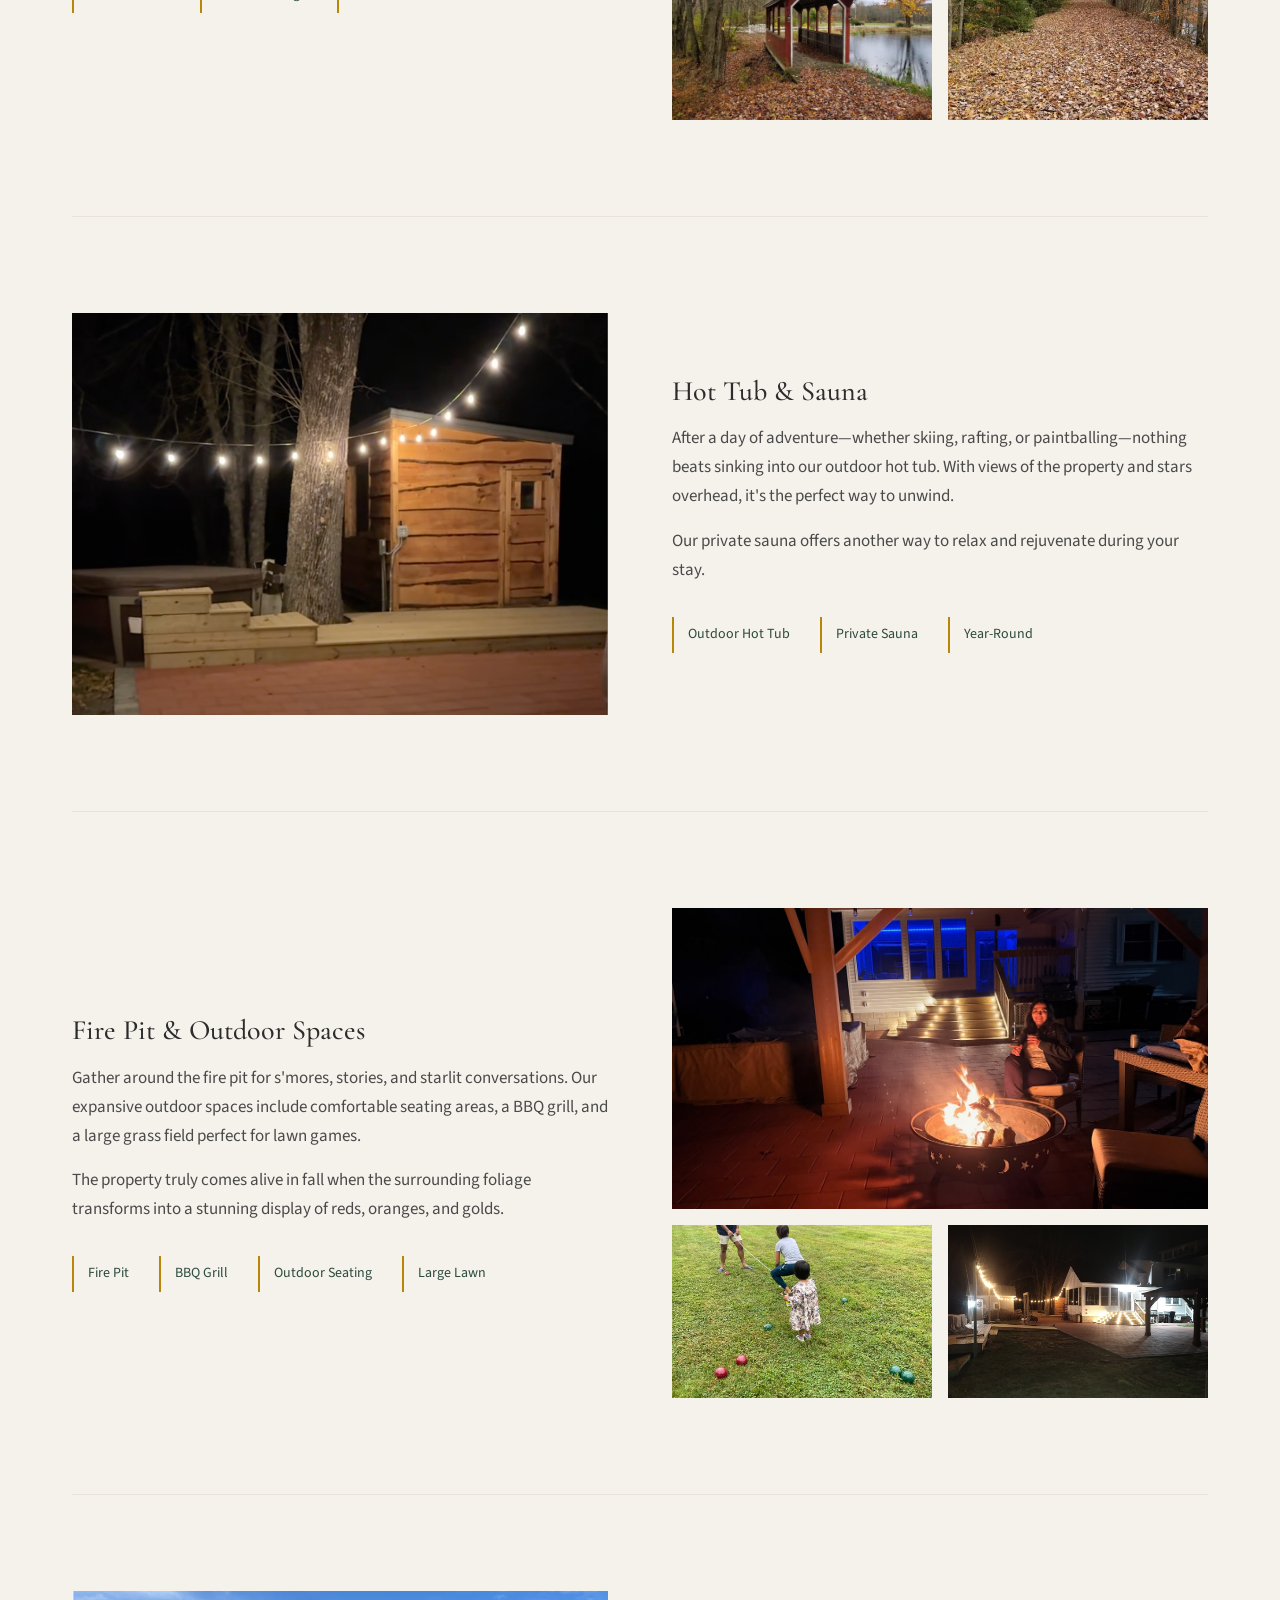
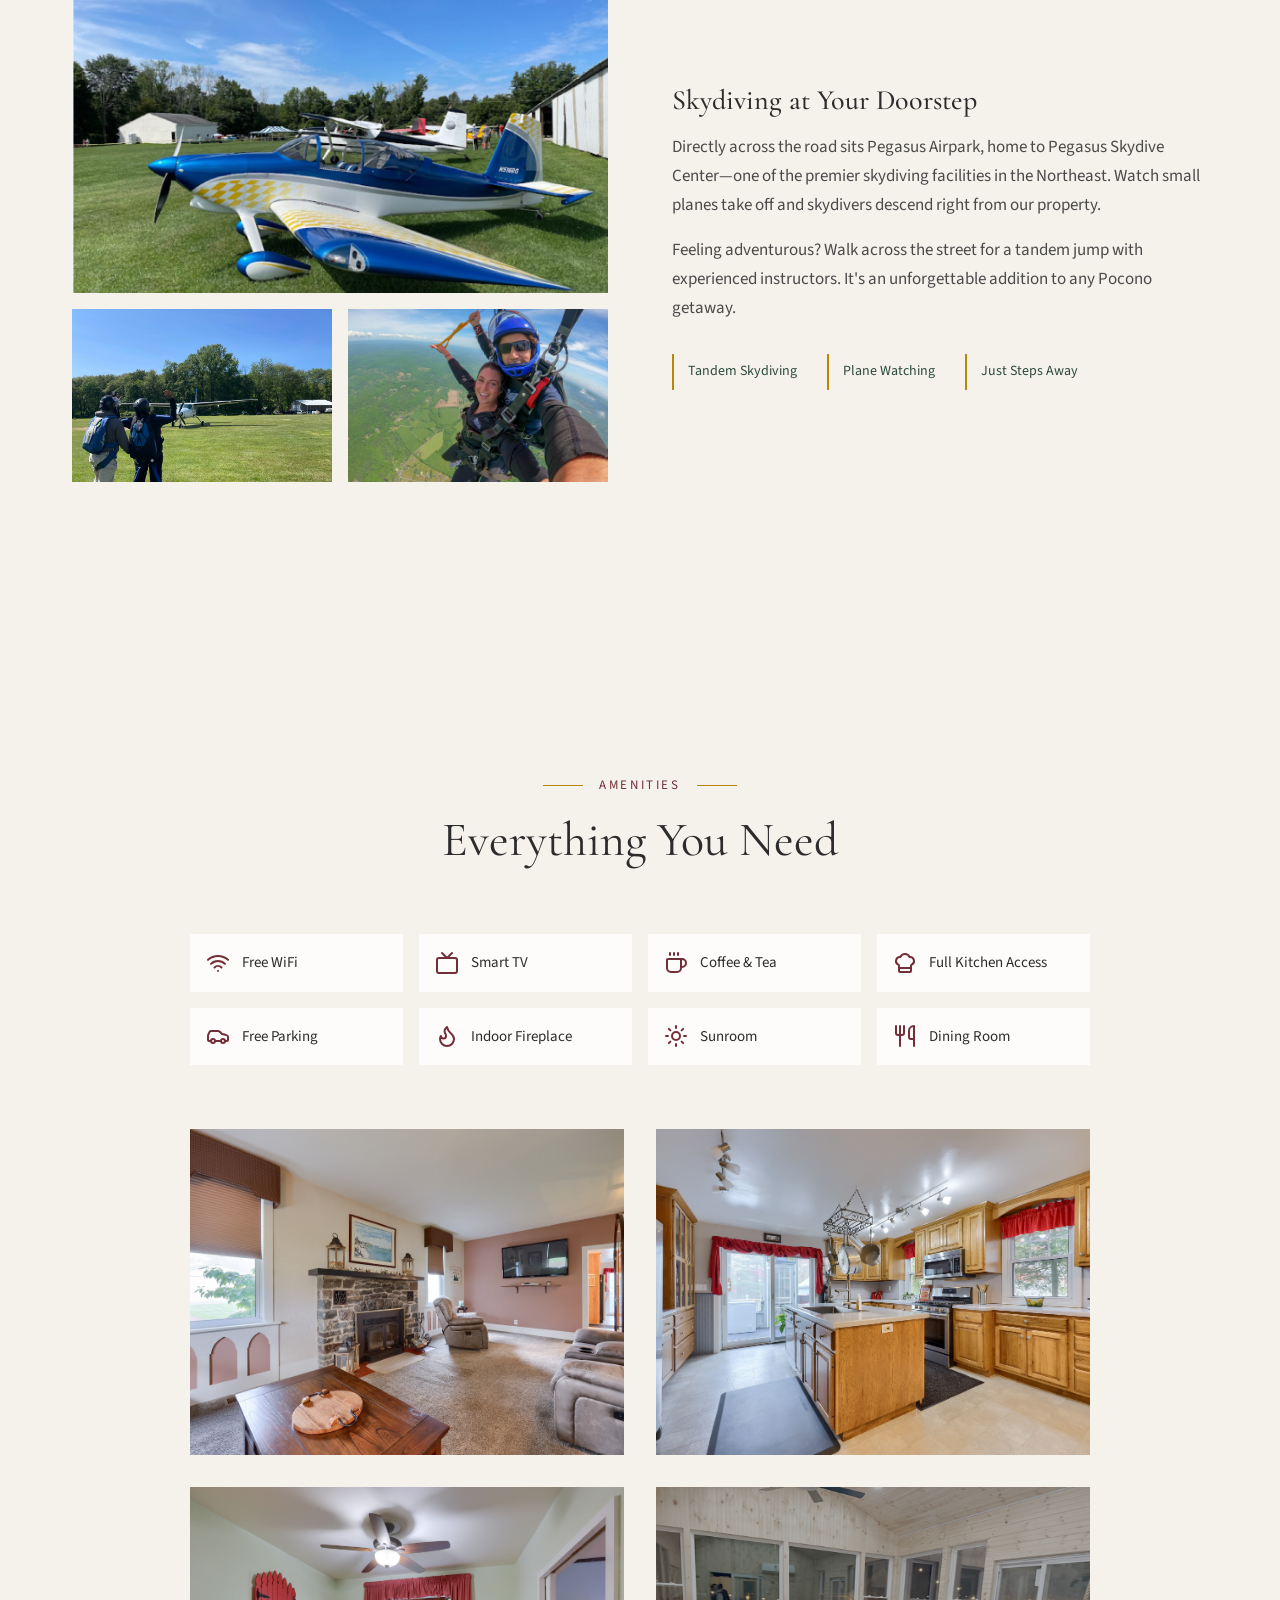
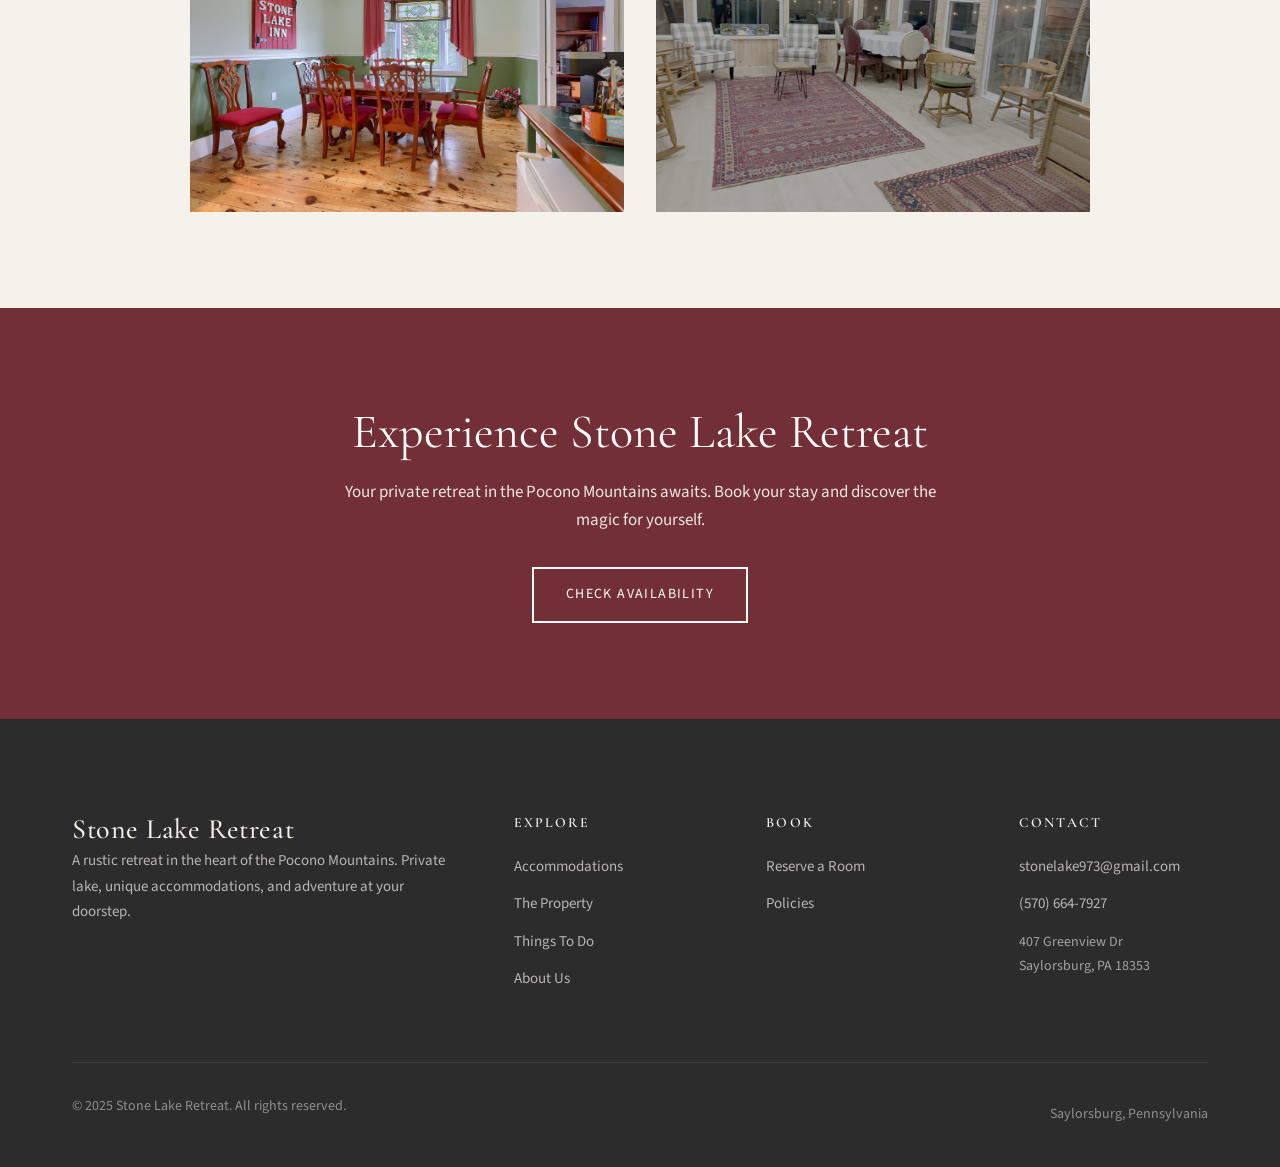
<file: property.html>
<!DOCTYPE html>
<html lang="en">
<head>
  <meta charset="UTF-8">
  <meta name="viewport" content="width=device-width, initial-scale=1.0">
  <meta name="description" content="Explore Stone Lake Retreat's 5-acre property featuring a private 2-acre lake, hot tub, sauna, fire pit, and stunning Pocono Mountain views.">
  <title>The Property | Stone Lake Retreat</title>

  <!-- Fonts -->
  <link rel="preconnect" href="https://fonts.googleapis.com">
  <link rel="preconnect" href="https://fonts.gstatic.com" crossorigin>
  <link href="https://fonts.googleapis.com/css2?family=Cormorant+Garamond:ital,wght@0,400;0,500;0,600;1,400;1,500&family=Source+Sans+3:wght@300;400;600&display=swap" rel="stylesheet">

  <!-- Styles -->
  <link rel="stylesheet" href="css/styles.css">

  <style>
    .amenity-section {
      display: grid;
      grid-template-columns: 1fr 1fr;
      gap: var(--space-lg);
      align-items: center;
      padding: var(--space-xl) 0;
      border-bottom: 1px solid var(--cream-dark);
    }
    .amenity-section:nth-child(even) {
      direction: rtl;
    }
    .amenity-section:nth-child(even) > * {
      direction: ltr;
    }
    .amenity-section:last-of-type {
      border-bottom: none;
    }
    @media (max-width: 900px) {
      .amenity-section {
        grid-template-columns: 1fr;
      }
      .amenity-section:nth-child(even) {
        direction: ltr;
      }
    }
    .amenity-image {
      aspect-ratio: 4/3;
      overflow: hidden;
      position: relative;
    }
    .amenity-image img {
      width: 100%;
      height: 100%;
      object-fit: cover;
    }
    .amenity-content h3 {
      font-size: 1.75rem;
      margin-bottom: var(--space-sm);
    }
    .amenity-content p {
      color: var(--charcoal-light);
      margin-bottom: var(--space-sm);
    }
    .amenity-features {
      display: flex;
      flex-wrap: wrap;
      gap: var(--space-sm);
      margin-top: var(--space-md);
    }
    .amenity-feature-tag {
      background: var(--cream);
      padding: 0.375rem 0.875rem;
      font-size: 0.875rem;
      color: var(--forest);
      border-left: 2px solid var(--gold);
    }
    .gallery-section {
      background: var(--charcoal);
      padding: var(--space-xl) 0;
    }
    .gallery-section .section-header h2 {
      color: var(--cream);
    }
    .gallery-section .section-label {
      color: var(--gold);
    }
    .property-stats {
      display: grid;
      grid-template-columns: repeat(4, 1fr);
      gap: var(--space-md);
      text-align: center;
      padding: var(--space-lg) 0;
    }
    @media (max-width: 768px) {
      .property-stats {
        grid-template-columns: repeat(2, 1fr);
      }
    }
    .stat-item h3 {
      font-size: 3rem;
      color: var(--burgundy);
      line-height: 1;
      margin-bottom: 0.25rem;
    }
    .stat-item p {
      font-size: 0.9375rem;
      color: var(--charcoal-light);
      text-transform: uppercase;
      letter-spacing: 0.1em;
    }
  </style>
</head>
<body>

  <!-- Header -->
  <header class="header">
    <div class="header-inner">
      <a href="index.html" class="logo">
        <span class="logo-name">Stone Lake Retreat</span>
        <span class="logo-tagline">Pocono Mountains</span>
      </a>

      <button class="nav-toggle" aria-label="Toggle navigation">
        <span></span>
        <span></span>
        <span></span>
      </button>

      <nav class="nav">
        <a href="index.html" class="nav-link">Home</a>
        <a href="accommodations.html" class="nav-link">Accommodations</a>
        <a href="property.html" class="nav-link active">The Property</a>
        <a href="things-to-do.html" class="nav-link">Things To Do</a>
        <a href="about.html" class="nav-link">About</a>
        <a href="https://evolve.com/vacation-rentals/us/pa/saylorsburg/579409" target="_blank" rel="noopener" class="nav-link nav-cta">Book Now</a>
      </nav>
    </div>
  </header>

  <!-- Page Hero -->
  <section class="hero page-hero">
    <img src="images/property-aerial.jpg" alt="Aerial view of Stone Lake Retreat property" class="hero-image">
    <div class="hero-overlay"></div>
    <div class="hero-content">
      <h1>The Property</h1>
      <p class="hero-subtitle">Five acres of natural beauty in the heart of the Poconos</p>
    </div>
  </section>

  <!-- The Lake -->
  <section class="section">
    <div class="container">
      <div class="amenity-section" style="padding-top: 0; border: none;">
        <div class="reveal" style="display: grid; grid-template-columns: 1fr 1fr; gap: var(--space-sm);">
          <div style="grid-column: span 2; aspect-ratio: 16/9; overflow: hidden;">
            <img src="images/lake-relax.jpg" alt="Relaxing by the private lake" style="width: 100%; height: 100%; object-fit: cover;">
          </div>
          <div style="aspect-ratio: 3/2; overflow: hidden;">
            <img src="images/lake-1.jpg" alt="Lake view" style="width: 100%; height: 100%; object-fit: cover;">
          </div>
          <div style="aspect-ratio: 3/2; overflow: hidden;">
            <img src="images/lake-2.jpg" alt="Lake scenery" style="width: 100%; height: 100%; object-fit: cover;">
          </div>
        </div>
        <div class="amenity-content reveal">
          <h3>Private Lake</h3>
          <p>The crown jewel of Stone Lake Retreat is our two-acre private lake. Crystal clear and completely yours to enjoy during your stay, the lake offers a peaceful escape from everyday life.</p>
          <p>Our charming red covered boat dock provides the perfect spot for morning coffee, afternoon reading, or evening stargazing.</p>
          <div class="amenity-features">
            <span class="amenity-feature-tag">Swimming</span>
            <span class="amenity-feature-tag">Fishing</span>
            <span class="amenity-feature-tag">Relaxation</span>
          </div>
        </div>
      </div>

      <div class="amenity-section">
        <div class="reveal" style="display: grid; grid-template-columns: 1fr 1fr; gap: var(--space-sm);">
          <div style="grid-column: span 2; aspect-ratio: 16/9; overflow: hidden;">
            <img src="images/lake-bridge.jpg" alt="Covered bridge on the walking trail" style="width: 100%; height: 100%; object-fit: cover;">
          </div>
          <div style="aspect-ratio: 3/2; overflow: hidden;">
            <img src="images/trail-1.jpg" alt="Walking trail through the woods" style="width: 100%; height: 100%; object-fit: cover;">
          </div>
          <div style="aspect-ratio: 3/2; overflow: hidden;">
            <img src="images/trail-2.jpg" alt="Trail scenery" style="width: 100%; height: 100%; object-fit: cover;">
          </div>
        </div>
        <div class="amenity-content reveal">
          <h3>Walking Trail</h3>
          <p>Take a peaceful stroll around the lake on our scenic walking trail. Wind your way under towering trees and through a charming covered bridge as you circle the water's edge.</p>
          <p>It's the perfect morning walk with coffee in hand, or an evening amble to catch the sunset reflecting off the lake.</p>
          <div class="amenity-features">
            <span class="amenity-feature-tag">Lakeside Path</span>
            <span class="amenity-feature-tag">Covered Bridge</span>
            <span class="amenity-feature-tag">Shaded Trail</span>
          </div>
        </div>
      </div>

      <div class="amenity-section">
        <div class="amenity-image reveal">
          <img src="images/hot-tub.jpg" alt="Outdoor hot tub with mountain views">
        </div>
        <div class="amenity-content reveal">
          <h3>Hot Tub & Sauna</h3>
          <p>After a day of adventure&mdash;whether skiing, rafting, or paintballing&mdash;nothing beats sinking into our outdoor hot tub. With views of the property and stars overhead, it's the perfect way to unwind.</p>
          <p>Our private sauna offers another way to relax and rejuvenate during your stay.</p>
          <div class="amenity-features">
            <span class="amenity-feature-tag">Outdoor Hot Tub</span>
            <span class="amenity-feature-tag">Private Sauna</span>
            <span class="amenity-feature-tag">Year-Round</span>
          </div>
        </div>
      </div>

      <div class="amenity-section">
        <div class="reveal" style="display: grid; grid-template-columns: 1fr 1fr; gap: var(--space-sm);">
          <div style="grid-column: span 2; aspect-ratio: 16/9; overflow: hidden;">
            <img src="images/outdoor-2.jpg" alt="Fire pit area" style="width: 100%; height: 100%; object-fit: cover;">
          </div>
          <div style="aspect-ratio: 3/2; overflow: hidden;">
            <img src="images/outdoor-1.jpg" alt="Lawn games" style="width: 100%; height: 100%; object-fit: cover;">
          </div>
          <div style="aspect-ratio: 3/2; overflow: hidden;">
            <img src="images/outdoor-3.jpg" alt="Outdoor spaces at night" style="width: 100%; height: 100%; object-fit: cover;">
          </div>
        </div>
        <div class="amenity-content reveal">
          <h3>Fire Pit & Outdoor Spaces</h3>
          <p>Gather around the fire pit for s'mores, stories, and starlit conversations. Our expansive outdoor spaces include comfortable seating areas, a BBQ grill, and a large grass field perfect for lawn games.</p>
          <p>The property truly comes alive in fall when the surrounding foliage transforms into a stunning display of reds, oranges, and golds.</p>
          <div class="amenity-features">
            <span class="amenity-feature-tag">Fire Pit</span>
            <span class="amenity-feature-tag">BBQ Grill</span>
            <span class="amenity-feature-tag">Outdoor Seating</span>
            <span class="amenity-feature-tag">Large Lawn</span>
          </div>
        </div>
      </div>

      <div class="amenity-section">
        <div class="reveal" style="display: grid; grid-template-columns: 1fr 1fr; gap: var(--space-sm);">
          <div style="grid-column: span 2; aspect-ratio: 16/9; overflow: hidden;">
            <img src="images/pegasus-airpark.jpg" alt="View of Pegasus Airpark across the road" style="width: 100%; height: 100%; object-fit: cover;">
          </div>
          <div style="aspect-ratio: 3/2; overflow: hidden;">
            <img src="images/skydive-1.jpg" alt="Skydiving experience" style="width: 100%; height: 100%; object-fit: cover;">
          </div>
          <div style="aspect-ratio: 3/2; overflow: hidden;">
            <img src="images/skydive-2.jpg" alt="Tandem skydiving" style="width: 100%; height: 100%; object-fit: cover;">
          </div>
        </div>
        <div class="amenity-content reveal">
          <h3>Skydiving at Your Doorstep</h3>
          <p>Directly across the road sits Pegasus Airpark, home to Pegasus Skydive Center&mdash;one of the premier skydiving facilities in the Northeast. Watch small planes take off and skydivers descend right from our property.</p>
          <p>Feeling adventurous? Walk across the street for a tandem jump with experienced instructors. It's an unforgettable addition to any Pocono getaway.</p>
          <div class="amenity-features">
            <span class="amenity-feature-tag">Tandem Skydiving</span>
            <span class="amenity-feature-tag">Plane Watching</span>
            <span class="amenity-feature-tag">Just Steps Away</span>
          </div>
        </div>
      </div>
    </div>
  </section>

  <!-- Full Amenities List -->
  <section class="section">
    <div class="container">
      <div class="section-header reveal">
        <span class="section-label">Amenities</span>
        <h2>Everything You Need</h2>
      </div>

      <div class="amenities-grid reveal" style="max-width: 900px; margin: 0 auto;">
        <div class="amenity-item">
          <svg viewBox="0 0 24 24" fill="none" stroke="currentColor" stroke-width="2" stroke-linecap="round" stroke-linejoin="round">
            <path d="M12 20h.01"/><path d="M2 8.82a15 15 0 0 1 20 0"/><path d="M5 12.859a10 10 0 0 1 14 0"/><path d="M8.5 16.429a5 5 0 0 1 7 0"/>
          </svg>
          <span>Free WiFi</span>
        </div>
        <div class="amenity-item">
          <svg viewBox="0 0 24 24" fill="none" stroke="currentColor" stroke-width="2" stroke-linecap="round" stroke-linejoin="round">
            <rect width="20" height="15" x="2" y="7" rx="2"/><path d="M17 2l-5 5-5-5"/>
          </svg>
          <span>Smart TV</span>
        </div>
        <div class="amenity-item">
          <svg viewBox="0 0 24 24" fill="none" stroke="currentColor" stroke-width="2" stroke-linecap="round" stroke-linejoin="round">
            <path d="M10 2v2"/><path d="M14 2v2"/><path d="M16 8a1 1 0 0 1 1 1v8a4 4 0 0 1-4 4H7a4 4 0 0 1-4-4V9a1 1 0 0 1 1-1h14a4 4 0 1 1 0 8h-1"/><path d="M6 2v2"/>
          </svg>
          <span>Coffee & Tea</span>
        </div>
        <div class="amenity-item">
          <svg viewBox="0 0 24 24" fill="none" stroke="currentColor" stroke-width="2" stroke-linecap="round" stroke-linejoin="round">
            <path d="M17 21a1 1 0 0 0 1-1v-5.35c0-.457.316-.844.727-1.041a4 4 0 0 0-2.134-7.589 5 5 0 0 0-9.186 0 4 4 0 0 0-2.134 7.588c.411.198.727.585.727 1.041V20a1 1 0 0 0 1 1Z"/><path d="M6 17h12"/>
          </svg>
          <span>Full Kitchen Access</span>
        </div>
        <div class="amenity-item">
          <svg viewBox="0 0 24 24" fill="none" stroke="currentColor" stroke-width="2" stroke-linecap="round" stroke-linejoin="round">
            <path d="M19 17h2c.6 0 1-.4 1-1v-3c0-.9-.7-1.7-1.5-1.9C18.7 10.6 16 10 16 10s-1.3-1.4-2.2-2.3c-.5-.4-1.1-.7-1.8-.7H5c-.6 0-1.1.4-1.4.9l-1.4 2.9A3.7 3.7 0 0 0 2 12v4c0 .6.4 1 1 1h2"/><circle cx="7" cy="17" r="2"/><path d="M9 17h6"/><circle cx="17" cy="17" r="2"/>
          </svg>
          <span>Free Parking</span>
        </div>
        <div class="amenity-item">
          <svg viewBox="0 0 24 24" fill="none" stroke="currentColor" stroke-width="2" stroke-linecap="round" stroke-linejoin="round">
            <path d="M8.5 14.5A2.5 2.5 0 0 0 11 12c0-1.38-.5-2-1-3-1.072-2.143-.224-4.054 2-6 .5 2.5 2 4.9 4 6.5 2 1.6 3 3.5 3 5.5a7 7 0 1 1-14 0c0-1.153.433-2.294 1-3a2.5 2.5 0 0 0 2.5 2.5z"/>
          </svg>
          <span>Indoor Fireplace</span>
        </div>
        <div class="amenity-item">
          <svg viewBox="0 0 24 24" fill="none" stroke="currentColor" stroke-width="2" stroke-linecap="round" stroke-linejoin="round">
            <circle cx="12" cy="12" r="4"/><path d="M12 2v2"/><path d="M12 20v2"/><path d="m4.93 4.93 1.41 1.41"/><path d="m17.66 17.66 1.41 1.41"/><path d="M2 12h2"/><path d="M20 12h2"/><path d="m6.34 17.66-1.41 1.41"/><path d="m19.07 4.93-1.41 1.41"/>
          </svg>
          <span>Sunroom</span>
        </div>
        <div class="amenity-item">
          <svg viewBox="0 0 24 24" fill="none" stroke="currentColor" stroke-width="2" stroke-linecap="round" stroke-linejoin="round">
            <path d="M3 2v7c0 1.1.9 2 2 2h4a2 2 0 0 0 2-2V2"/><path d="M7 2v20"/><path d="M21 15V2a5 5 0 0 0-5 5v6c0 1.1.9 2 2 2h3Zm0 0v7"/>
          </svg>
          <span>Dining Room</span>
        </div>
      </div>

      <!-- Indoor Spaces Gallery -->
      <div class="indoor-gallery reveal" style="display: grid; grid-template-columns: repeat(2, 1fr); gap: var(--space-md); margin-top: var(--space-lg); max-width: 900px; margin-left: auto; margin-right: auto;">
        <div style="aspect-ratio: 4/3; overflow: hidden;">
          <img src="images/living-room.jpg" alt="Living room" style="width: 100%; height: 100%; object-fit: cover;">
        </div>
        <div style="aspect-ratio: 4/3; overflow: hidden;">
          <img src="images/kitchen.jpg" alt="Kitchen" style="width: 100%; height: 100%; object-fit: cover;">
        </div>
        <div style="aspect-ratio: 4/3; overflow: hidden;">
          <img src="images/dining-room.jpg" alt="Dining room" style="width: 100%; height: 100%; object-fit: cover;">
        </div>
        <div style="aspect-ratio: 4/3; overflow: hidden;">
          <img src="images/sunroom.png" alt="Sunroom" style="width: 100%; height: 100%; object-fit: cover;">
        </div>
      </div>
    </div>
  </section>

  <!-- CTA Banner -->
  <section class="cta-banner">
    <div class="container reveal">
      <h2>Experience Stone Lake Retreat</h2>
      <p>Your private retreat in the Pocono Mountains awaits. Book your stay and discover the magic for yourself.</p>
      <a href="https://evolve.com/vacation-rentals/us/pa/saylorsburg/579409" target="_blank" rel="noopener" class="btn btn-outline-white">Check Availability</a>
    </div>
  </section>

  <!-- Footer -->
  <footer class="footer">
    <div class="container">
      <div class="footer-grid">
        <div class="footer-brand">
          <span class="logo-name">Stone Lake Retreat</span>
          <p>A rustic retreat in the heart of the Pocono Mountains. Private lake, unique accommodations, and adventure at your doorstep.</p>
        </div>

        <div class="footer-col">
          <h4>Explore</h4>
          <a href="accommodations.html">Accommodations</a>
          <a href="property.html">The Property</a>
          <a href="things-to-do.html">Things To Do</a>
          <a href="about.html">About Us</a>
        </div>

        <div class="footer-col">
          <h4>Book</h4>
          <a href="https://evolve.com/vacation-rentals/us/pa/saylorsburg/579409" target="_blank" rel="noopener">Reserve a Room</a>
          <a href="book.html#policies">Policies</a>
        </div>

        <div class="footer-col">
          <h4>Contact</h4>
          <a href="mailto:stonelake973@gmail.com">stonelake973@gmail.com</a>
          <a href="tel:+15706647927">(570) 664-7927</a>
          <p style="margin-top: 0.5rem; font-size: 0.875rem; color: rgba(245,241,235,0.6);">
            407 Greenview Dr<br>
            Saylorsburg, PA 18353
          </p>
        </div>
      </div>

      <div class="footer-bottom">
        <p>&copy; 2025 Stone Lake Retreat. All rights reserved.</p>
        <p>Saylorsburg, Pennsylvania</p>
      </div>
    </div>
  </footer>

  <!-- Scripts -->
  <script src="js/main.js"></script>
</body>
</html>
</file>
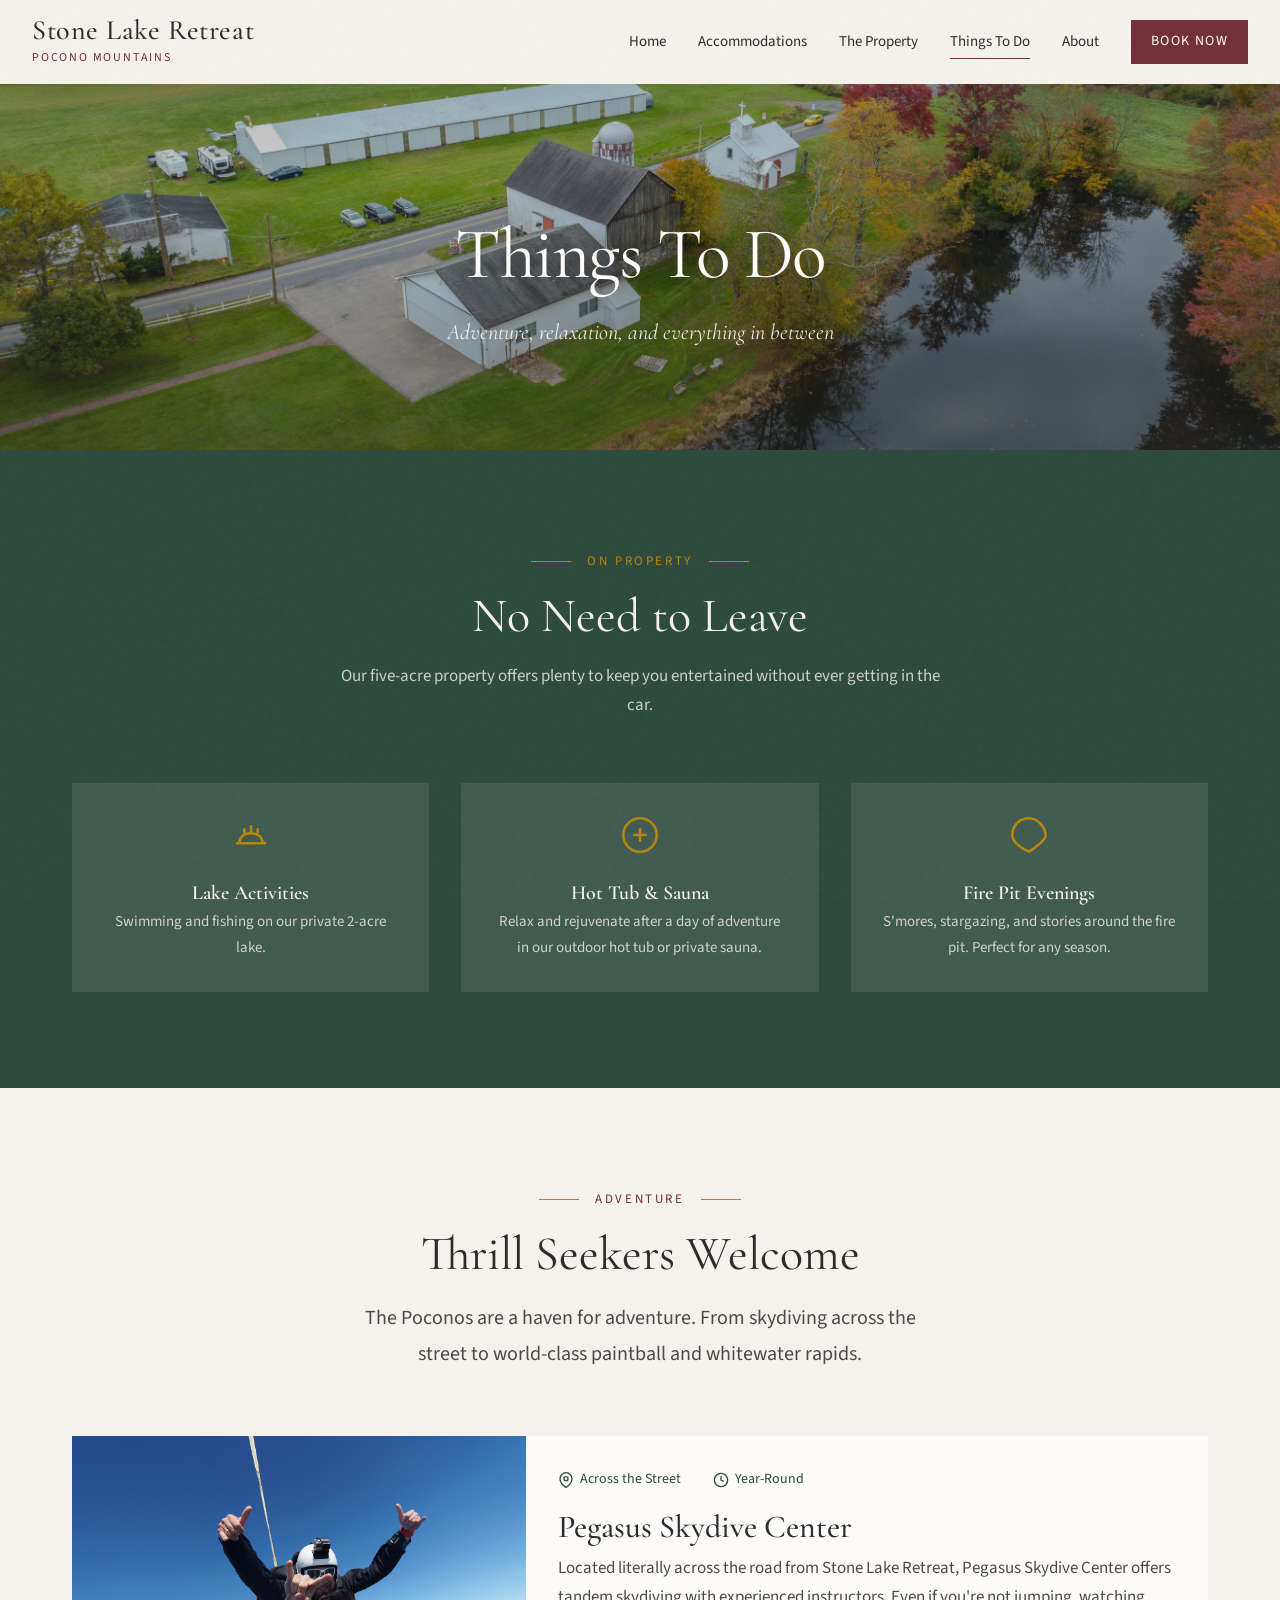
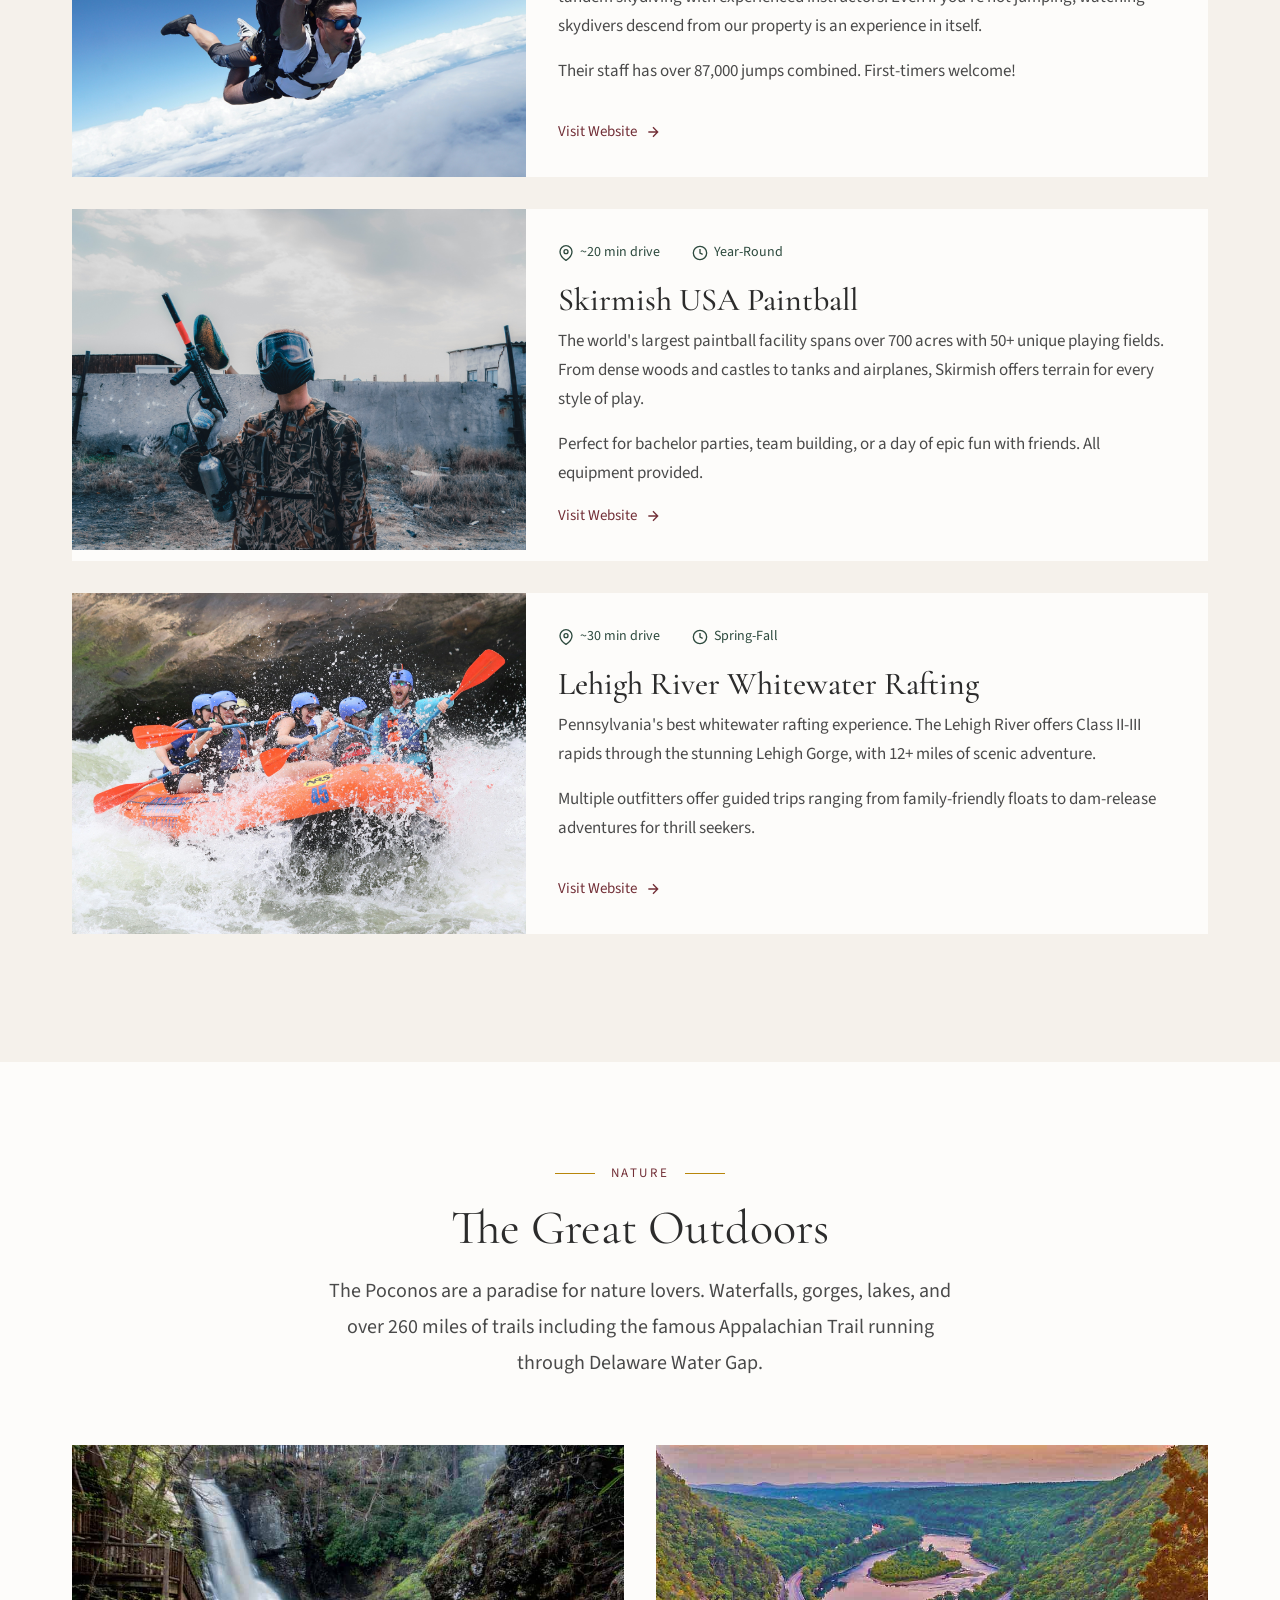
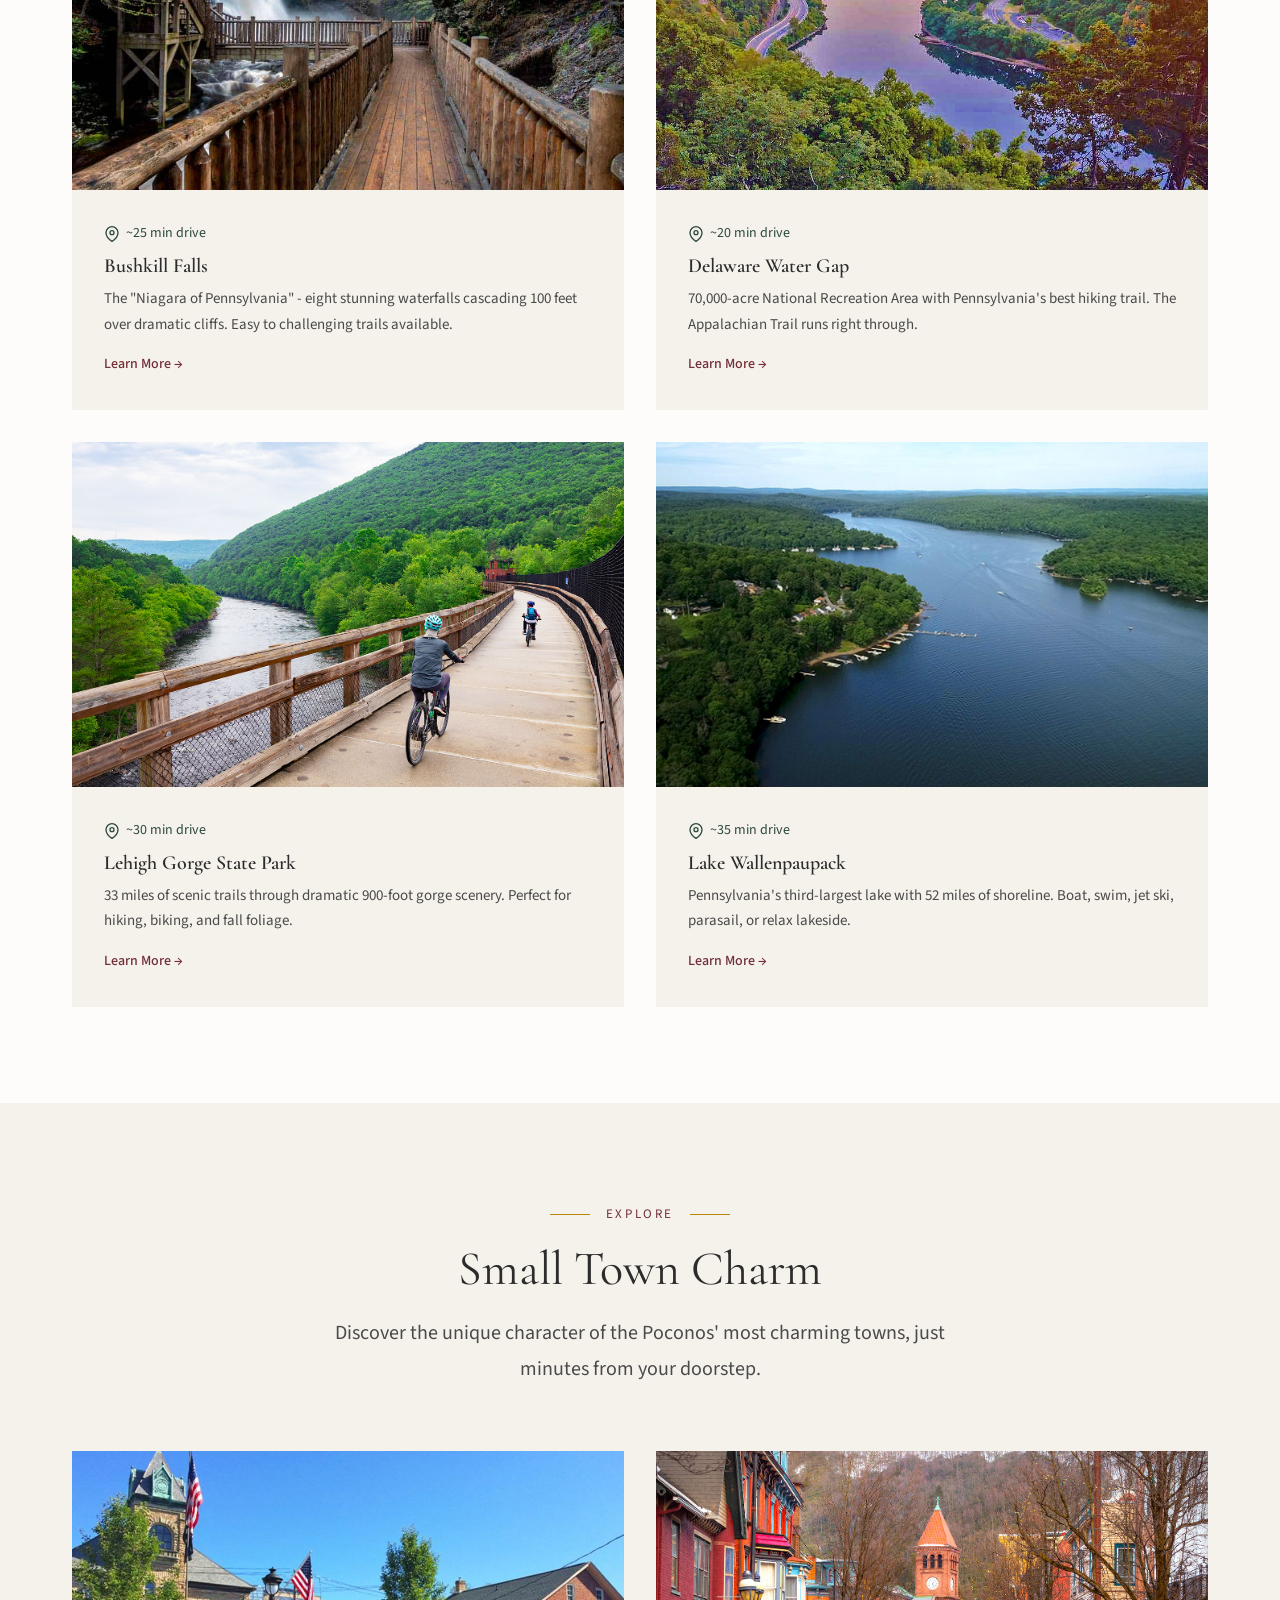
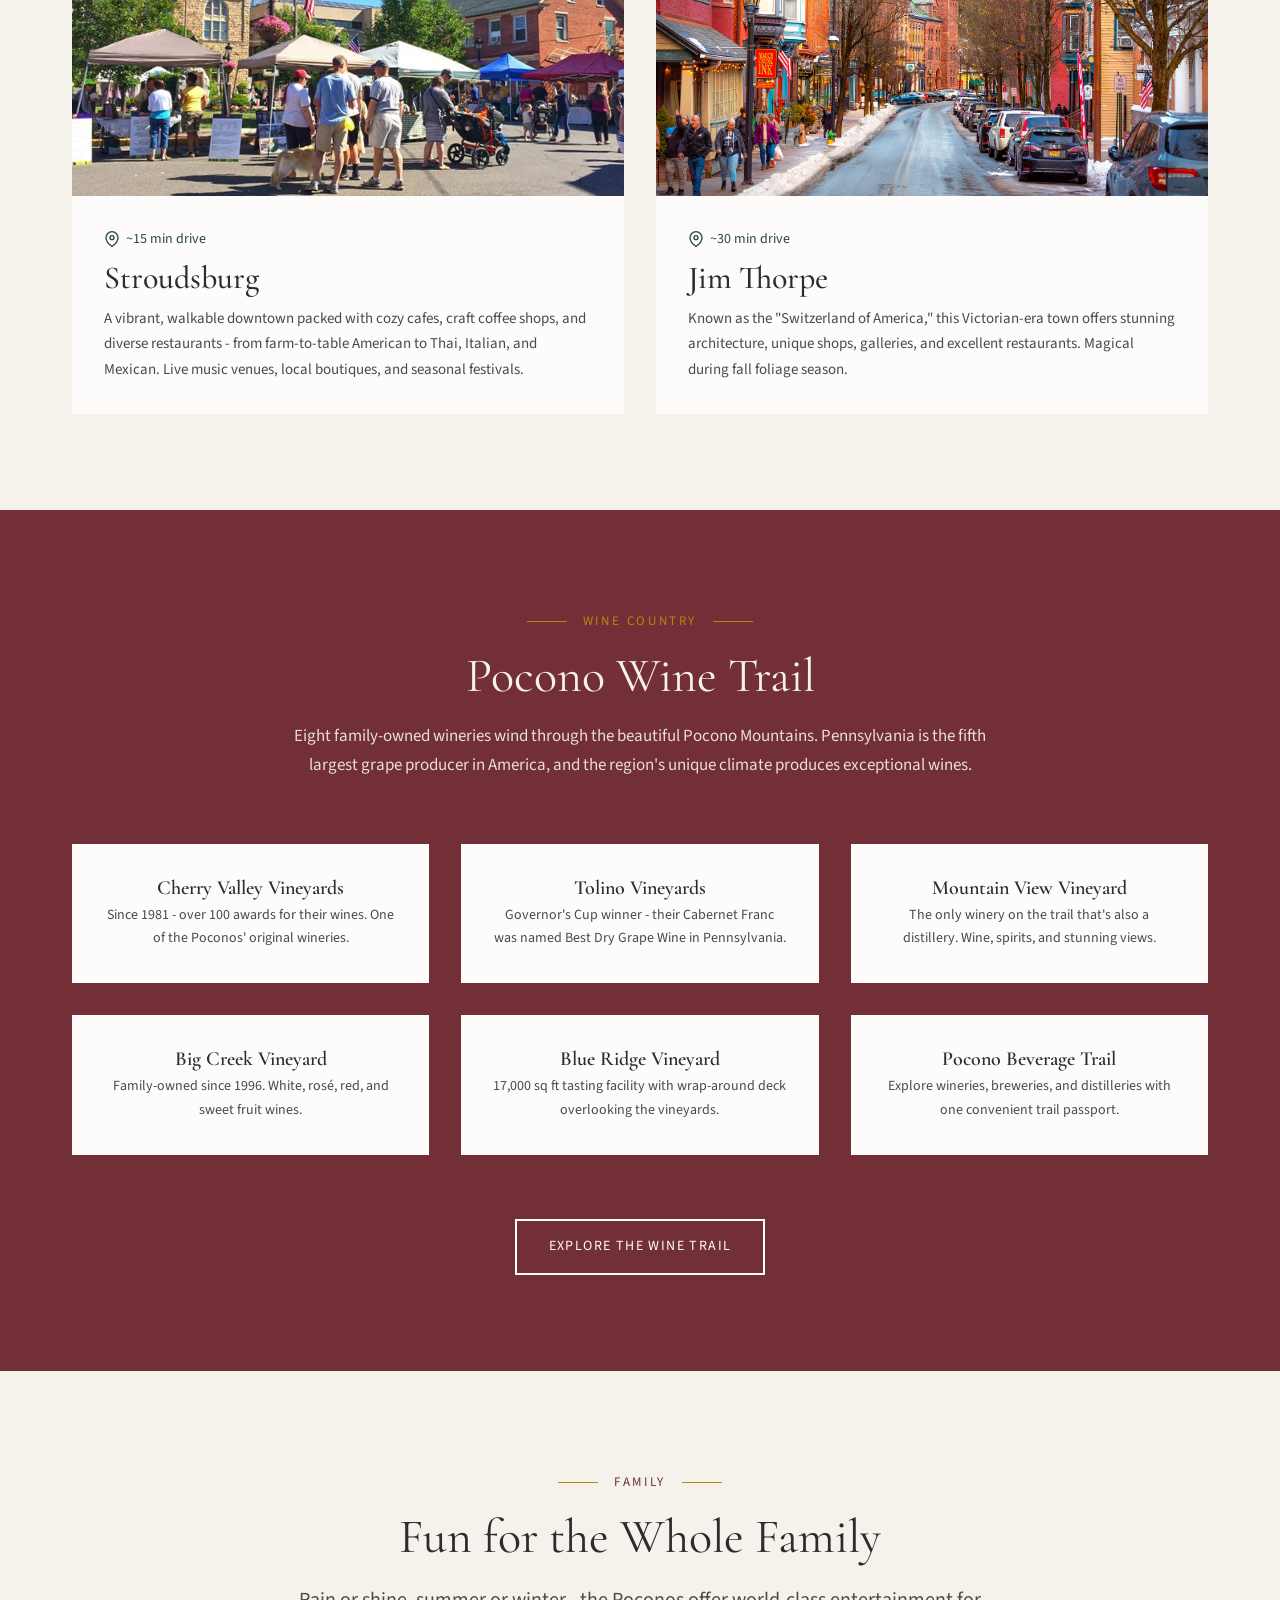
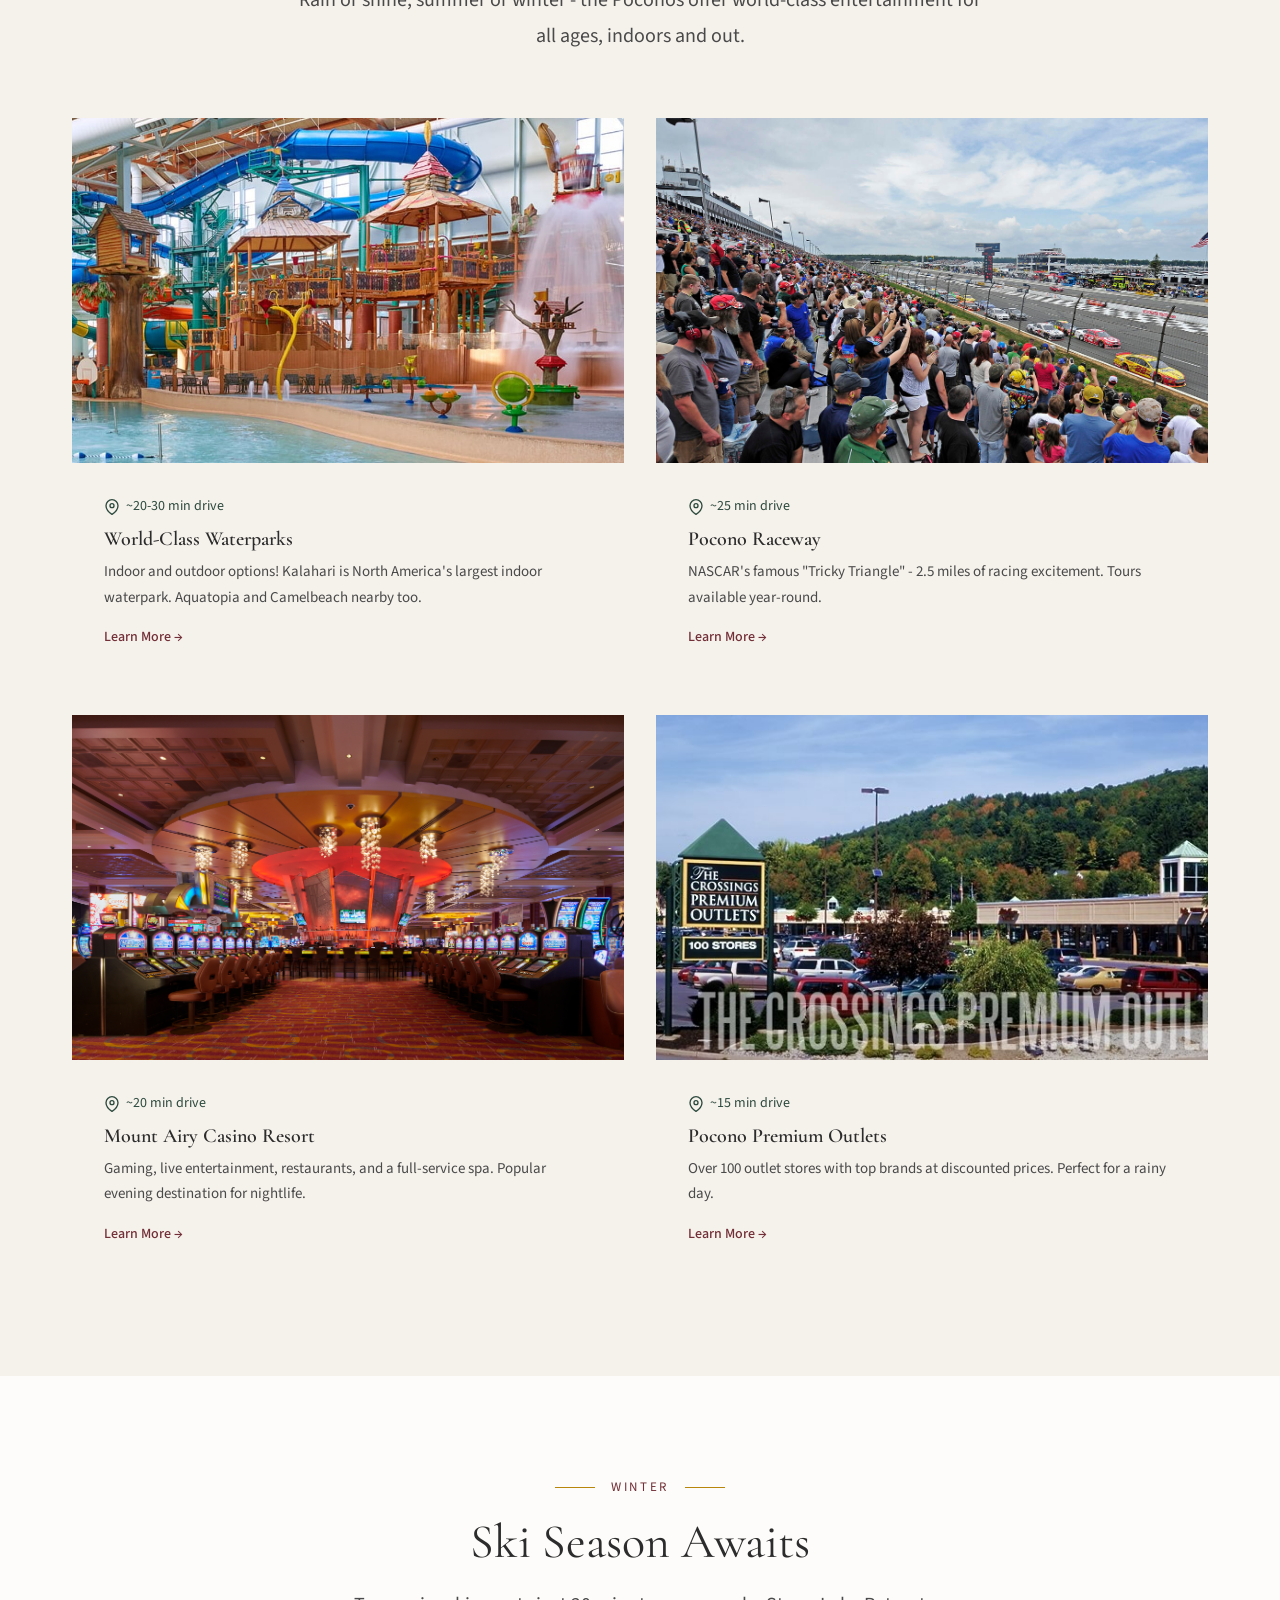
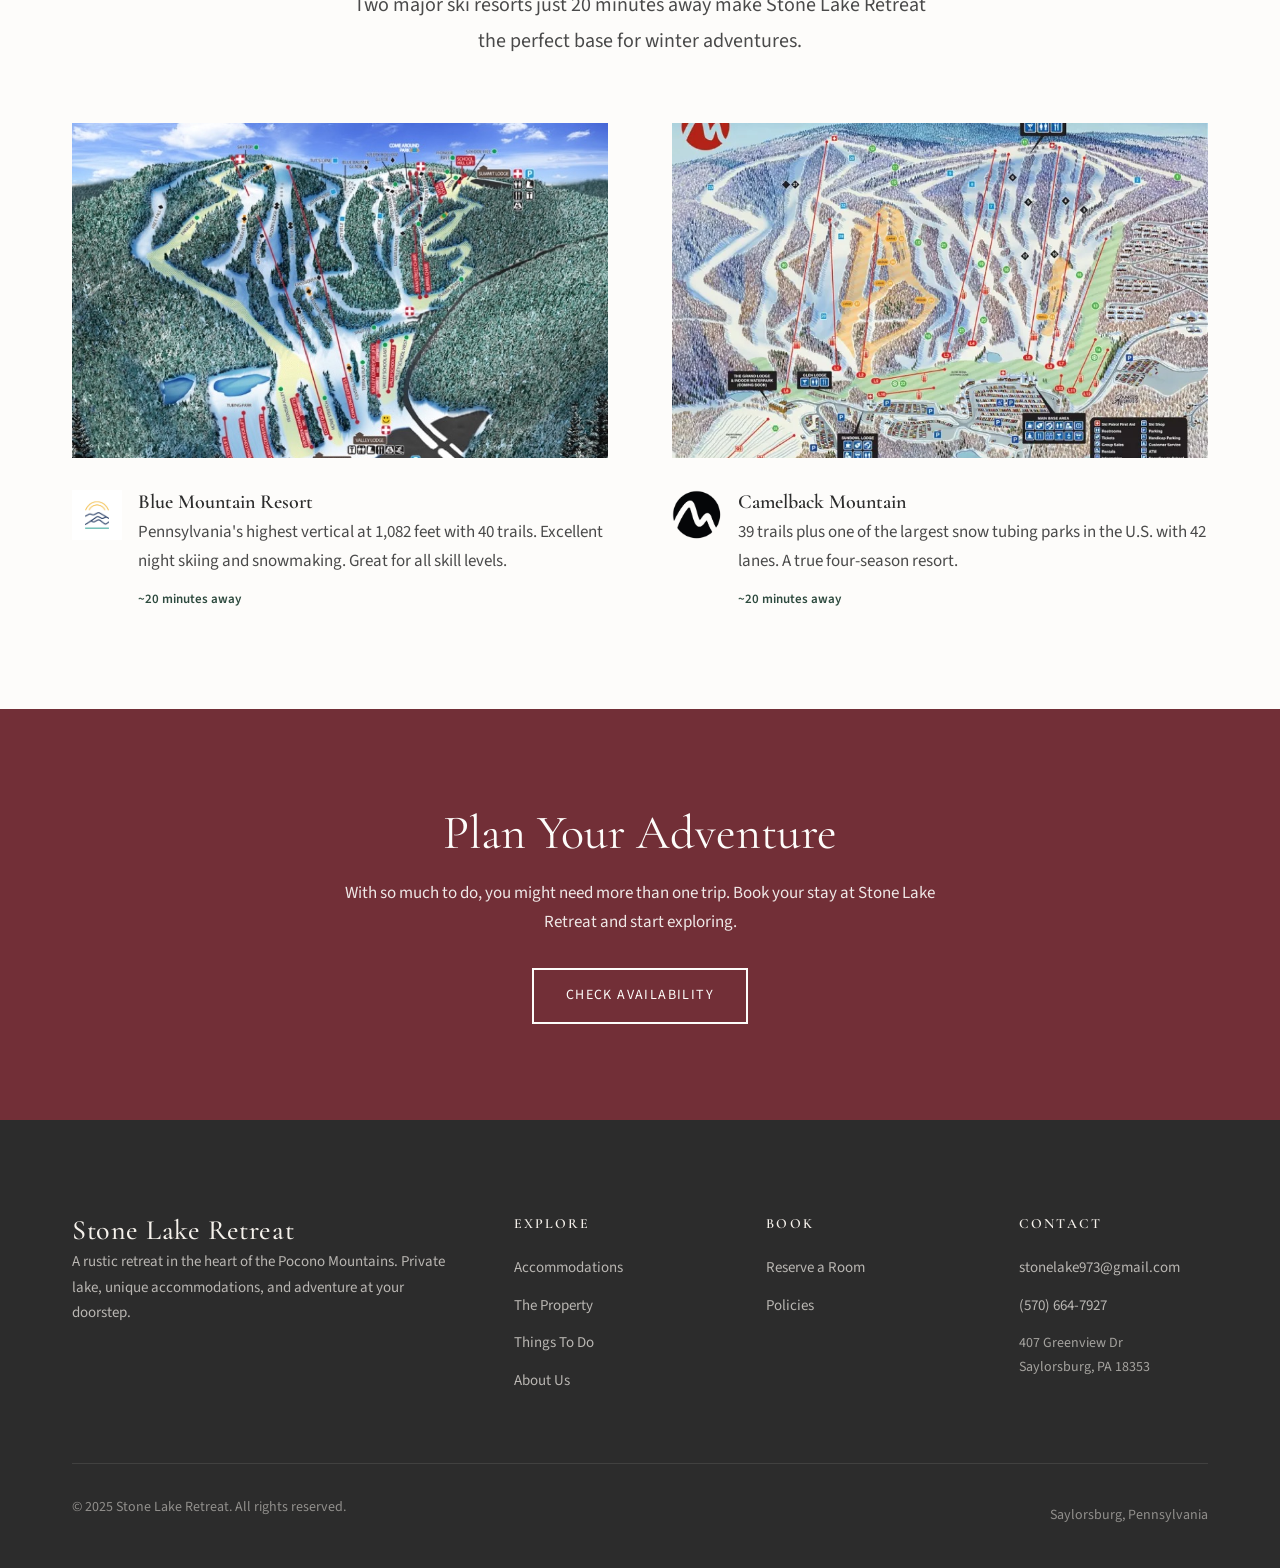
<file: things-to-do.html>
<!DOCTYPE html>
<html lang="en">
<head>
  <meta charset="UTF-8">
  <meta name="viewport" content="width=device-width, initial-scale=1.0">
  <meta name="description" content="Discover amazing activities near Stone Lake Retreat - from world-class waterparks to scenic wineries, hiking trails, skiing, and the best of the Pocono Mountains.">
  <title>Things To Do | Stone Lake Retreat</title>

  <!-- Fonts -->
  <link rel="preconnect" href="https://fonts.googleapis.com">
  <link rel="preconnect" href="https://fonts.gstatic.com" crossorigin>
  <link href="https://fonts.googleapis.com/css2?family=Cormorant+Garamond:ital,wght@0,400;0,500;0,600;1,400;1,500&family=Source+Sans+3:wght@300;400;600&display=swap" rel="stylesheet">

  <!-- Styles -->
  <link rel="stylesheet" href="css/styles.css">

  <style>
    .activity-card {
      background: var(--white);
      display: grid;
      grid-template-columns: 1fr 1.5fr;
      overflow: hidden;
      margin-bottom: var(--space-md);
      transition: all var(--transition-medium);
    }
    .activity-card:hover {
      box-shadow: var(--shadow-strong);
    }
    @media (max-width: 768px) {
      .activity-card {
        grid-template-columns: 1fr;
      }
    }
    .activity-card-image {
      aspect-ratio: 4/3;
      overflow: hidden;
      background: var(--cream-dark);
    }
    .activity-card-image img {
      width: 100%;
      height: 100%;
      object-fit: cover;
      transition: transform var(--transition-slow);
    }
    .activity-card:hover .activity-card-image img {
      transform: scale(1.05);
    }
    .activity-card-content {
      padding: var(--space-md);
      display: flex;
      flex-direction: column;
      justify-content: center;
    }
    .activity-card-content h3 {
      margin-bottom: var(--space-xs);
    }
    .activity-card-meta {
      display: flex;
      gap: var(--space-md);
      margin-bottom: var(--space-sm);
      font-size: 0.875rem;
      flex-wrap: wrap;
    }
    .activity-card-meta span {
      display: flex;
      align-items: center;
      gap: 0.375rem;
      color: var(--forest);
    }
    .activity-card-meta svg {
      width: 16px;
      height: 16px;
    }
    .activity-card-content p {
      color: var(--charcoal-light);
      margin-bottom: var(--space-sm);
    }
    .activity-card-link {
      display: inline-flex;
      align-items: center;
      gap: 0.5rem;
      color: var(--burgundy);
      font-size: 0.9375rem;
      margin-top: auto;
    }
    .activity-card-link svg {
      width: 16px;
      height: 16px;
      transition: transform var(--transition-fast);
    }
    .activity-card-link:hover svg {
      transform: translateX(4px);
    }
    .on-property-activities {
      background: var(--forest);
      color: var(--cream);
      padding: var(--space-xl) 0;
    }
    .on-property-grid {
      display: grid;
      grid-template-columns: repeat(3, 1fr);
      gap: var(--space-md);
    }
    @media (max-width: 768px) {
      .on-property-grid {
        grid-template-columns: 1fr;
      }
    }
    .on-property-item {
      text-align: center;
      padding: var(--space-md);
      background: rgba(245, 241, 235, 0.1);
      transition: all var(--transition-medium);
    }
    .on-property-item:hover {
      background: rgba(245, 241, 235, 0.15);
    }
    .on-property-item svg {
      width: 40px;
      height: 40px;
      margin-bottom: var(--space-sm);
      color: var(--gold);
    }
    .on-property-item h4 {
      color: var(--cream);
      margin-bottom: 0.25rem;
    }
    .on-property-item p {
      font-size: 0.9375rem;
      color: rgba(245, 241, 235, 0.8);
    }
    .highlight-list {
      list-style: none;
      margin: var(--space-sm) 0;
      padding: 0;
    }
    .highlight-list li {
      padding: 0.375rem 0;
      padding-left: 1.5rem;
      position: relative;
      font-size: 0.9375rem;
    }
    .highlight-list li::before {
      content: '';
      position: absolute;
      left: 0;
      top: 0.75rem;
      width: 6px;
      height: 6px;
      background: var(--gold);
      border-radius: 50%;
    }
    .winery-grid {
      display: grid;
      grid-template-columns: repeat(3, 1fr);
      gap: var(--space-md);
    }
    @media (max-width: 900px) {
      .winery-grid {
        grid-template-columns: repeat(2, 1fr);
      }
    }
    @media (max-width: 600px) {
      .winery-grid {
        grid-template-columns: 1fr;
      }
    }
    .winery-card {
      background: var(--white);
      padding: var(--space-md);
      text-align: center;
      transition: all var(--transition-medium);
    }
    .winery-card:hover {
      box-shadow: var(--shadow-medium);
    }
    .winery-card h4 {
      margin-bottom: 0.25rem;
    }
    .winery-card p {
      font-size: 0.875rem;
      color: var(--charcoal-light);
    }
    .waterpark-comparison {
      display: grid;
      grid-template-columns: repeat(3, 1fr);
      gap: var(--space-md);
      margin-top: var(--space-md);
    }
    @media (max-width: 768px) {
      .waterpark-comparison {
        grid-template-columns: 1fr;
      }
    }
    .waterpark-card {
      background: var(--cream);
      padding: var(--space-md);
      text-align: center;
    }
    .waterpark-card h4 {
      color: var(--burgundy);
      margin-bottom: 0.5rem;
    }
    .waterpark-card .size {
      font-size: 2rem;
      font-family: var(--font-display);
      color: var(--charcoal);
      line-height: 1;
    }
    .waterpark-card .size-label {
      font-size: 0.75rem;
      text-transform: uppercase;
      letter-spacing: 0.1em;
      color: var(--charcoal-light);
      margin-bottom: var(--space-sm);
    }
    .waterpark-card p {
      font-size: 0.875rem;
      color: var(--charcoal-light);
    }
    .town-grid {
      display: grid;
      grid-template-columns: repeat(2, 1fr);
      gap: var(--space-md);
    }
    @media (max-width: 768px) {
      .town-grid {
        grid-template-columns: 1fr;
      }
    }
  </style>
</head>
<body>

  <!-- Header -->
  <header class="header">
    <div class="header-inner">
      <a href="index.html" class="logo">
        <span class="logo-name">Stone Lake Retreat</span>
        <span class="logo-tagline">Pocono Mountains</span>
      </a>

      <button class="nav-toggle" aria-label="Toggle navigation">
        <span></span>
        <span></span>
        <span></span>
      </button>

      <nav class="nav">
        <a href="index.html" class="nav-link">Home</a>
        <a href="accommodations.html" class="nav-link">Accommodations</a>
        <a href="property.html" class="nav-link">The Property</a>
        <a href="things-to-do.html" class="nav-link active">Things To Do</a>
        <a href="about.html" class="nav-link">About</a>
        <a href="https://evolve.com/vacation-rentals/us/pa/saylorsburg/579409" target="_blank" rel="noopener" class="nav-link nav-cta">Book Now</a>
      </nav>
    </div>
  </header>

  <!-- Page Hero -->
  <section class="hero page-hero">
    <img src="images/poconos-adventure.jpg" alt="Outdoor adventure in the Pocono Mountains" class="hero-image">
    <div class="hero-overlay"></div>
    <div class="hero-content">
      <h1>Things To Do</h1>
      <p class="hero-subtitle">Adventure, relaxation, and everything in between</p>
    </div>
  </section>

  <!-- On Property Activities -->
  <section class="on-property-activities">
    <div class="container">
      <div class="section-header reveal">
        <span class="section-label" style="color: var(--gold);">On Property</span>
        <h2 style="color: var(--cream);">No Need to Leave</h2>
        <p style="color: rgba(245,241,235,0.8); max-width: 600px; margin: var(--space-sm) auto 0;">Our five-acre property offers plenty to keep you entertained without ever getting in the car.</p>
      </div>

      <div class="on-property-grid reveal">
        <div class="on-property-item">
          <svg viewBox="0 0 24 24" fill="none" stroke="currentColor" stroke-width="1.5">
            <path d="M3 17h18M5 17c0-3 2-6 7-6s7 3 7 6M8 11V8M12 11V6M16 11V8"/>
          </svg>
          <h4>Lake Activities</h4>
          <p>Swimming and fishing on our private 2-acre lake.</p>
        </div>
        <div class="on-property-item">
          <svg viewBox="0 0 24 24" fill="none" stroke="currentColor" stroke-width="1.5">
            <circle cx="12" cy="12" r="10"/>
            <path d="M8 12h8M12 8v8"/>
          </svg>
          <h4>Hot Tub & Sauna</h4>
          <p>Relax and rejuvenate after a day of adventure in our outdoor hot tub or private sauna.</p>
        </div>
        <div class="on-property-item">
          <svg viewBox="0 0 24 24" fill="none" stroke="currentColor" stroke-width="1.5">
            <path d="M12 2C6.48 2 2 6 2 12s10 10 10 10 10-6 10-10S17.52 2 12 2z"/>
          </svg>
          <h4>Fire Pit Evenings</h4>
          <p>S'mores, stargazing, and stories around the fire pit. Perfect for any season.</p>
        </div>
      </div>
    </div>
  </section>

  <!-- Adventure Activities -->
  <section class="section">
    <div class="container">
      <div class="section-header reveal">
        <span class="section-label">Adventure</span>
        <h2>Thrill Seekers Welcome</h2>
        <p class="lead" style="max-width: 600px; margin: var(--space-sm) auto 0;">The Poconos are a haven for adventure. From skydiving across the street to world-class paintball and whitewater rapids.</p>
      </div>

      <!-- Skydiving -->
      <div class="activity-card reveal">
        <div class="activity-card-image">
          <img src="images/skydiving-activity.jpg" alt="Skydiving at Pegasus Skydive Center">
        </div>
        <div class="activity-card-content">
          <div class="activity-card-meta">
            <span>
              <svg viewBox="0 0 24 24" fill="none" stroke="currentColor" stroke-width="2"><path d="M21 10c0 7-9 13-9 13s-9-6-9-13a9 9 0 0118 0z"/><circle cx="12" cy="10" r="3"/></svg>
              Across the Street
            </span>
            <span>
              <svg viewBox="0 0 24 24" fill="none" stroke="currentColor" stroke-width="2"><circle cx="12" cy="12" r="10"/><path d="M12 6v6l4 2"/></svg>
              Year-Round
            </span>
          </div>
          <h3>Pegasus Skydive Center</h3>
          <p>Located literally across the road from Stone Lake Retreat, Pegasus Skydive Center offers tandem skydiving with experienced instructors. Even if you're not jumping, watching skydivers descend from our property is an experience in itself.</p>
          <p>Their staff has over 87,000 jumps combined. First-timers welcome!</p>
          <a href="https://skydivepegasus.com/" target="_blank" rel="noopener" class="activity-card-link">
            Visit Website
            <svg viewBox="0 0 24 24" fill="none" stroke="currentColor" stroke-width="2"><path d="M5 12h14M12 5l7 7-7 7"/></svg>
          </a>
        </div>
      </div>

      <!-- Skirmish Paintball -->
      <div class="activity-card reveal">
        <div class="activity-card-image">
          <img src="images/paintball-activity.jpg" alt="Skirmish USA Paintball">
        </div>
        <div class="activity-card-content">
          <div class="activity-card-meta">
            <span>
              <svg viewBox="0 0 24 24" fill="none" stroke="currentColor" stroke-width="2"><path d="M21 10c0 7-9 13-9 13s-9-6-9-13a9 9 0 0118 0z"/><circle cx="12" cy="10" r="3"/></svg>
              ~20 min drive
            </span>
            <span>
              <svg viewBox="0 0 24 24" fill="none" stroke="currentColor" stroke-width="2"><circle cx="12" cy="12" r="10"/><path d="M12 6v6l4 2"/></svg>
              Year-Round
            </span>
          </div>
          <h3>Skirmish USA Paintball</h3>
          <p>The world's largest paintball facility spans over 700 acres with 50+ unique playing fields. From dense woods and castles to tanks and airplanes, Skirmish offers terrain for every style of play.</p>
          <p>Perfect for bachelor parties, team building, or a day of epic fun with friends. All equipment provided.</p>
          <a href="https://www.skirmish.com/" target="_blank" rel="noopener" class="activity-card-link">
            Visit Website
            <svg viewBox="0 0 24 24" fill="none" stroke="currentColor" stroke-width="2"><path d="M5 12h14M12 5l7 7-7 7"/></svg>
          </a>
        </div>
      </div>

      <!-- Lehigh River Rafting -->
      <div class="activity-card reveal">
        <div class="activity-card-image">
          <img src="images/rafting-activity.jpg" alt="Whitewater rafting on Lehigh River">
        </div>
        <div class="activity-card-content">
          <div class="activity-card-meta">
            <span>
              <svg viewBox="0 0 24 24" fill="none" stroke="currentColor" stroke-width="2"><path d="M21 10c0 7-9 13-9 13s-9-6-9-13a9 9 0 0118 0z"/><circle cx="12" cy="10" r="3"/></svg>
              ~30 min drive
            </span>
            <span>
              <svg viewBox="0 0 24 24" fill="none" stroke="currentColor" stroke-width="2"><circle cx="12" cy="12" r="10"/><path d="M12 6v6l4 2"/></svg>
              Spring-Fall
            </span>
          </div>
          <h3>Lehigh River Whitewater Rafting</h3>
          <p>Pennsylvania's best whitewater rafting experience. The Lehigh River offers Class II-III rapids through the stunning Lehigh Gorge, with 12+ miles of scenic adventure.</p>
          <p>Multiple outfitters offer guided trips ranging from family-friendly floats to dam-release adventures for thrill seekers.</p>
          <a href="https://www.poconowhitewater.com/" target="_blank" rel="noopener" class="activity-card-link">
            Visit Website
            <svg viewBox="0 0 24 24" fill="none" stroke="currentColor" stroke-width="2"><path d="M5 12h14M12 5l7 7-7 7"/></svg>
          </a>
        </div>
      </div>
    </div>
  </section>

  <!-- The Great Outdoors Section -->
  <section class="section" style="background: var(--white);">
    <div class="container">
      <div class="section-header reveal">
        <span class="section-label">Nature</span>
        <h2>The Great Outdoors</h2>
        <p class="lead" style="max-width: 650px; margin: var(--space-sm) auto 0;">The Poconos are a paradise for nature lovers. Waterfalls, gorges, lakes, and over 260 miles of trails including the famous Appalachian Trail running through Delaware Water Gap.</p>
      </div>

      <!-- 2x2 Grid -->
      <div class="reveal town-grid">
        <!-- Bushkill Falls -->
        <div style="background: var(--cream); overflow: hidden;">
          <div style="aspect-ratio: 16/10; overflow: hidden;">
            <img src="images/bushkill-falls.jpg" alt="Bushkill Falls waterfall" style="width: 100%; height: 100%; object-fit: cover;">
          </div>
          <div style="padding: var(--space-md);">
            <div style="display: flex; align-items: center; gap: 0.375rem; font-size: 0.875rem; color: var(--forest); margin-bottom: 0.5rem;">
              <svg viewBox="0 0 24 24" fill="none" stroke="currentColor" stroke-width="2" style="width: 16px; height: 16px;"><path d="M21 10c0 7-9 13-9 13s-9-6-9-13a9 9 0 0118 0z"/><circle cx="12" cy="10" r="3"/></svg>
              ~25 min drive
            </div>
            <h4 style="margin-bottom: 0.5rem;">Bushkill Falls</h4>
            <p style="color: var(--charcoal-light); font-size: 0.9375rem; margin-bottom: 0.75rem;">The "Niagara of Pennsylvania" - eight stunning waterfalls cascading 100 feet over dramatic cliffs. Easy to challenging trails available.</p>
            <a href="https://www.poconomountains.com/things-to-do/outdoors-adventure/waterfalls/bushkill-falls/" target="_blank" rel="noopener" style="font-size: 0.875rem; color: var(--burgundy); font-weight: 500;">Learn More &rarr;</a>
          </div>
        </div>

        <!-- Delaware Water Gap -->
        <div style="background: var(--cream); overflow: hidden;">
          <div style="aspect-ratio: 16/10; overflow: hidden;">
            <img src="images/delaware-water-gap.jpg" alt="Delaware Water Gap mountain vista" style="width: 100%; height: 100%; object-fit: cover;">
          </div>
          <div style="padding: var(--space-md);">
            <div style="display: flex; align-items: center; gap: 0.375rem; font-size: 0.875rem; color: var(--forest); margin-bottom: 0.5rem;">
              <svg viewBox="0 0 24 24" fill="none" stroke="currentColor" stroke-width="2" style="width: 16px; height: 16px;"><path d="M21 10c0 7-9 13-9 13s-9-6-9-13a9 9 0 0118 0z"/><circle cx="12" cy="10" r="3"/></svg>
              ~20 min drive
            </div>
            <h4 style="margin-bottom: 0.5rem;">Delaware Water Gap</h4>
            <p style="color: var(--charcoal-light); font-size: 0.9375rem; margin-bottom: 0.75rem;">70,000-acre National Recreation Area with Pennsylvania's best hiking trail. The Appalachian Trail runs right through.</p>
            <a href="https://www.poconomountains.com/plan-your-vacation/explore-our-area/delaware-water-gap/" target="_blank" rel="noopener" style="font-size: 0.875rem; color: var(--burgundy); font-weight: 500;">Learn More &rarr;</a>
          </div>
        </div>

        <!-- Lehigh Gorge -->
        <div style="background: var(--cream); overflow: hidden;">
          <div style="aspect-ratio: 16/10; overflow: hidden;">
            <img src="images/lehigh-gorge.jpg" alt="Lehigh Gorge forest trail" style="width: 100%; height: 100%; object-fit: cover;">
          </div>
          <div style="padding: var(--space-md);">
            <div style="display: flex; align-items: center; gap: 0.375rem; font-size: 0.875rem; color: var(--forest); margin-bottom: 0.5rem;">
              <svg viewBox="0 0 24 24" fill="none" stroke="currentColor" stroke-width="2" style="width: 16px; height: 16px;"><path d="M21 10c0 7-9 13-9 13s-9-6-9-13a9 9 0 0118 0z"/><circle cx="12" cy="10" r="3"/></svg>
              ~30 min drive
            </div>
            <h4 style="margin-bottom: 0.5rem;">Lehigh Gorge State Park</h4>
            <p style="color: var(--charcoal-light); font-size: 0.9375rem; margin-bottom: 0.75rem;">33 miles of scenic trails through dramatic 900-foot gorge scenery. Perfect for hiking, biking, and fall foliage.</p>
            <a href="https://www.poconomountains.com/blog/post/the-complete-guide-to-lehigh-gorge-state-park/" target="_blank" rel="noopener" style="font-size: 0.875rem; color: var(--burgundy); font-weight: 500;">Learn More &rarr;</a>
          </div>
        </div>

        <!-- Lake Wallenpaupack -->
        <div style="background: var(--cream); overflow: hidden;">
          <div style="aspect-ratio: 16/10; overflow: hidden;">
            <img src="images/lake-wallenpaupack.jpg" alt="Lake Wallenpaupack" style="width: 100%; height: 100%; object-fit: cover;">
          </div>
          <div style="padding: var(--space-md);">
            <div style="display: flex; align-items: center; gap: 0.375rem; font-size: 0.875rem; color: var(--forest); margin-bottom: 0.5rem;">
              <svg viewBox="0 0 24 24" fill="none" stroke="currentColor" stroke-width="2" style="width: 16px; height: 16px;"><path d="M21 10c0 7-9 13-9 13s-9-6-9-13a9 9 0 0118 0z"/><circle cx="12" cy="10" r="3"/></svg>
              ~35 min drive
            </div>
            <h4 style="margin-bottom: 0.5rem;">Lake Wallenpaupack</h4>
            <p style="color: var(--charcoal-light); font-size: 0.9375rem; margin-bottom: 0.75rem;">Pennsylvania's third-largest lake with 52 miles of shoreline. Boat, swim, jet ski, parasail, or relax lakeside.</p>
            <a href="https://www.poconomountains.com/plan-your-vacation/explore-our-area/lake-wallenpaupack/" target="_blank" rel="noopener" style="font-size: 0.875rem; color: var(--burgundy); font-weight: 500;">Learn More &rarr;</a>
          </div>
        </div>
      </div>
    </div>
  </section>

  <!-- Small Town Charm Section -->
  <section class="section">
    <div class="container">
      <div class="section-header reveal">
        <span class="section-label">Explore</span>
        <h2>Small Town Charm</h2>
        <p class="lead" style="max-width: 650px; margin: var(--space-sm) auto 0;">Discover the unique character of the Poconos' most charming towns, just minutes from your doorstep.</p>
      </div>

      <!-- Two Towns Grid -->
      <div class="reveal town-grid">
        <!-- Stroudsburg -->
        <div style="background: var(--white); overflow: hidden;">
          <div style="aspect-ratio: 16/10; overflow: hidden;">
            <img src="images/stroudsburg-downtown.jpg" alt="Downtown Stroudsburg Main Street" style="width: 100%; height: 100%; object-fit: cover;">
          </div>
          <div style="padding: var(--space-md);">
            <div style="display: flex; align-items: center; gap: 0.375rem; font-size: 0.875rem; color: var(--forest); margin-bottom: 0.5rem;">
              <svg viewBox="0 0 24 24" fill="none" stroke="currentColor" stroke-width="2" style="width: 16px; height: 16px;"><path d="M21 10c0 7-9 13-9 13s-9-6-9-13a9 9 0 0118 0z"/><circle cx="12" cy="10" r="3"/></svg>
              ~15 min drive
            </div>
            <h3 style="margin-bottom: 0.5rem;">Stroudsburg</h3>
            <p style="color: var(--charcoal-light); font-size: 0.9375rem;">A vibrant, walkable downtown packed with cozy cafes, craft coffee shops, and diverse restaurants - from farm-to-table American to Thai, Italian, and Mexican. Live music venues, local boutiques, and seasonal festivals.</p>
          </div>
        </div>

        <!-- Jim Thorpe -->
        <div style="background: var(--white); overflow: hidden;">
          <div style="aspect-ratio: 16/10; overflow: hidden;">
            <img src="images/jimthorpe-downtown.jpg" alt="Historic downtown Jim Thorpe" style="width: 100%; height: 100%; object-fit: cover;">
          </div>
          <div style="padding: var(--space-md);">
            <div style="display: flex; align-items: center; gap: 0.375rem; font-size: 0.875rem; color: var(--forest); margin-bottom: 0.5rem;">
              <svg viewBox="0 0 24 24" fill="none" stroke="currentColor" stroke-width="2" style="width: 16px; height: 16px;"><path d="M21 10c0 7-9 13-9 13s-9-6-9-13a9 9 0 0118 0z"/><circle cx="12" cy="10" r="3"/></svg>
              ~30 min drive
            </div>
            <h3 style="margin-bottom: 0.5rem;">Jim Thorpe</h3>
            <p style="color: var(--charcoal-light); font-size: 0.9375rem;">Known as the "Switzerland of America," this Victorian-era town offers stunning architecture, unique shops, galleries, and excellent restaurants. Magical during fall foliage season.</p>
          </div>
        </div>
      </div>
    </div>
  </section>

  <!-- Wineries Section -->
  <section class="section" style="background: var(--burgundy); color: var(--cream);">
    <div class="container">
      <div class="section-header reveal">
        <span class="section-label" style="color: var(--gold);">Wine Country</span>
        <h2 style="color: var(--cream);">Pocono Wine Trail</h2>
        <p style="color: rgba(245,241,235,0.9); max-width: 700px; margin: var(--space-sm) auto 0;">Eight family-owned wineries wind through the beautiful Pocono Mountains. Pennsylvania is the fifth largest grape producer in America, and the region's unique climate produces exceptional wines.</p>
      </div>

      <div class="winery-grid reveal">
        <div class="winery-card">
          <h4>Cherry Valley Vineyards</h4>
          <p>Since 1981 - over 100 awards for their wines. One of the Poconos' original wineries.</p>
        </div>
        <div class="winery-card">
          <h4>Tolino Vineyards</h4>
          <p>Governor's Cup winner - their Cabernet Franc was named Best Dry Grape Wine in Pennsylvania.</p>
        </div>
        <div class="winery-card">
          <h4>Mountain View Vineyard</h4>
          <p>The only winery on the trail that's also a distillery. Wine, spirits, and stunning views.</p>
        </div>
        <div class="winery-card">
          <h4>Big Creek Vineyard</h4>
          <p>Family-owned since 1996. White, rosé, red, and sweet fruit wines.</p>
        </div>
        <div class="winery-card">
          <h4>Blue Ridge Vineyard</h4>
          <p>17,000 sq ft tasting facility with wrap-around deck overlooking the vineyards.</p>
        </div>
        <div class="winery-card">
          <h4>Pocono Beverage Trail</h4>
          <p>Explore wineries, breweries, and distilleries with one convenient trail passport.</p>
        </div>
      </div>

      <div class="text-center mt-lg reveal">
        <a href="https://www.thepoconowinetrail.com/" target="_blank" rel="noopener" class="btn btn-outline-white">Explore the Wine Trail</a>
      </div>
    </div>
  </section>

  <!-- Fun for the Whole Family Section -->
  <section class="section">
    <div class="container">
      <div class="section-header reveal">
        <span class="section-label">Family</span>
        <h2>Fun for the Whole Family</h2>
        <p class="lead" style="max-width: 700px; margin: var(--space-sm) auto 0;">Rain or shine, summer or winter - the Poconos offer world-class entertainment for all ages, indoors and out.</p>
      </div>

      <!-- 2x2 Grid -->
      <div class="reveal town-grid">
        <!-- Waterparks -->
        <div style="background: var(--cream); overflow: hidden;">
          <div style="aspect-ratio: 16/10; overflow: hidden;">
            <img src="images/waterpark.jpg" alt="Indoor waterpark" style="width: 100%; height: 100%; object-fit: cover;">
          </div>
          <div style="padding: var(--space-md);">
            <div style="display: flex; align-items: center; gap: 0.375rem; font-size: 0.875rem; color: var(--forest); margin-bottom: 0.5rem;">
              <svg viewBox="0 0 24 24" fill="none" stroke="currentColor" stroke-width="2" style="width: 16px; height: 16px;"><path d="M21 10c0 7-9 13-9 13s-9-6-9-13a9 9 0 0118 0z"/><circle cx="12" cy="10" r="3"/></svg>
              ~20-30 min drive
            </div>
            <h4 style="margin-bottom: 0.5rem;">World-Class Waterparks</h4>
            <p style="color: var(--charcoal-light); font-size: 0.9375rem; margin-bottom: 0.75rem;">Indoor and outdoor options! Kalahari is North America's largest indoor waterpark. Aquatopia and Camelbeach nearby too.</p>
            <a href="https://www.poconomountains.com/blog/post/a-guide-to-waterparks-in-the-poconos/" target="_blank" rel="noopener" style="font-size: 0.875rem; color: var(--burgundy); font-weight: 500;">Learn More &rarr;</a>
          </div>
        </div>

        <!-- Pocono Raceway -->
        <div style="background: var(--cream); overflow: hidden;">
          <div style="aspect-ratio: 16/10; overflow: hidden;">
            <img src="images/raceway.jpg" alt="Pocono Raceway" style="width: 100%; height: 100%; object-fit: cover;">
          </div>
          <div style="padding: var(--space-md);">
            <div style="display: flex; align-items: center; gap: 0.375rem; font-size: 0.875rem; color: var(--forest); margin-bottom: 0.5rem;">
              <svg viewBox="0 0 24 24" fill="none" stroke="currentColor" stroke-width="2" style="width: 16px; height: 16px;"><path d="M21 10c0 7-9 13-9 13s-9-6-9-13a9 9 0 0118 0z"/><circle cx="12" cy="10" r="3"/></svg>
              ~25 min drive
            </div>
            <h4 style="margin-bottom: 0.5rem;">Pocono Raceway</h4>
            <p style="color: var(--charcoal-light); font-size: 0.9375rem; margin-bottom: 0.75rem;">NASCAR's famous "Tricky Triangle" - 2.5 miles of racing excitement. Tours available year-round.</p>
            <a href="https://www.poconomountains.com/things-to-do/nascar-racing/" target="_blank" rel="noopener" style="font-size: 0.875rem; color: var(--burgundy); font-weight: 500;">Learn More &rarr;</a>
          </div>
        </div>

        <!-- Mount Airy Casino -->
        <div style="background: var(--cream); overflow: hidden;">
          <div style="aspect-ratio: 16/10; overflow: hidden;">
            <img src="images/casino.jpg" alt="Mount Airy Casino Resort" style="width: 100%; height: 100%; object-fit: cover;">
          </div>
          <div style="padding: var(--space-md);">
            <div style="display: flex; align-items: center; gap: 0.375rem; font-size: 0.875rem; color: var(--forest); margin-bottom: 0.5rem;">
              <svg viewBox="0 0 24 24" fill="none" stroke="currentColor" stroke-width="2" style="width: 16px; height: 16px;"><path d="M21 10c0 7-9 13-9 13s-9-6-9-13a9 9 0 0118 0z"/><circle cx="12" cy="10" r="3"/></svg>
              ~20 min drive
            </div>
            <h4 style="margin-bottom: 0.5rem;">Mount Airy Casino Resort</h4>
            <p style="color: var(--charcoal-light); font-size: 0.9375rem; margin-bottom: 0.75rem;">Gaming, live entertainment, restaurants, and a full-service spa. Popular evening destination for nightlife.</p>
            <a href="https://www.poconomountains.com/listing/mount-airy-casino-resort/1118/" target="_blank" rel="noopener" style="font-size: 0.875rem; color: var(--burgundy); font-weight: 500;">Learn More &rarr;</a>
          </div>
        </div>

        <!-- Crossings Outlets -->
        <div style="background: var(--cream); overflow: hidden;">
          <div style="aspect-ratio: 16/10; overflow: hidden;">
            <img src="images/shopping.jpg" alt="Pocono Premium Outlets shopping" style="width: 100%; height: 100%; object-fit: cover;">
          </div>
          <div style="padding: var(--space-md);">
            <div style="display: flex; align-items: center; gap: 0.375rem; font-size: 0.875rem; color: var(--forest); margin-bottom: 0.5rem;">
              <svg viewBox="0 0 24 24" fill="none" stroke="currentColor" stroke-width="2" style="width: 16px; height: 16px;"><path d="M21 10c0 7-9 13-9 13s-9-6-9-13a9 9 0 0118 0z"/><circle cx="12" cy="10" r="3"/></svg>
              ~15 min drive
            </div>
            <h4 style="margin-bottom: 0.5rem;">Pocono Premium Outlets</h4>
            <p style="color: var(--charcoal-light); font-size: 0.9375rem; margin-bottom: 0.75rem;">Over 100 outlet stores with top brands at discounted prices. Perfect for a rainy day.</p>
            <a href="https://www.poconomountains.com/things-to-do/shopping/outlets/the-crossings-premium-outlets/" target="_blank" rel="noopener" style="font-size: 0.875rem; color: var(--burgundy); font-weight: 500;">Learn More &rarr;</a>
          </div>
        </div>
      </div>
    </div>
  </section>

  <!-- Winter Activities -->
  <section class="section" style="background: var(--white);">
    <div class="container">
      <div class="section-header reveal">
        <span class="section-label">Winter</span>
        <h2>Ski Season Awaits</h2>
        <p class="lead" style="max-width: 600px; margin: var(--space-sm) auto 0;">Two major ski resorts just 20 minutes away make Stone Lake Retreat the perfect base for winter adventures.</p>
      </div>

      <div class="reveal" style="display: grid; grid-template-columns: 1fr 1fr; gap: var(--space-lg); margin-top: var(--space-lg);">
        <div>
          <div style="aspect-ratio: 16/10; overflow: hidden; margin-bottom: var(--space-md);">
            <img src="images/bluemountain-map.jpg" alt="Blue Mountain trail map" style="width: 100%; height: 100%; object-fit: cover;">
          </div>
          <div style="display: flex; align-items: flex-start; gap: var(--space-sm);">
            <img src="images/bluemountain.png" alt="Blue Mountain Resort" style="width: 50px; height: 50px; object-fit: contain;">
            <div>
              <h4 style="margin-bottom: 0.25rem;">Blue Mountain Resort</h4>
              <p style="color: var(--charcoal-light); margin-bottom: 0.5rem;">Pennsylvania's highest vertical at 1,082 feet with 40 trails. Excellent night skiing and snowmaking. Great for all skill levels.</p>
              <span class="activity-distance">~20 minutes away</span>
            </div>
          </div>
        </div>

        <div>
          <div style="aspect-ratio: 16/10; overflow: hidden; margin-bottom: var(--space-md);">
            <img src="images/camelback-map.webp" alt="Camelback trail map" style="width: 100%; height: 100%; object-fit: cover;">
          </div>
          <div style="display: flex; align-items: flex-start; gap: var(--space-sm);">
            <img src="images/camelback-resort-logo.webp" alt="Camelback Mountain Resort" style="width: 50px; height: 50px; object-fit: contain;">
            <div>
              <h4 style="margin-bottom: 0.25rem;">Camelback Mountain</h4>
              <p style="color: var(--charcoal-light); margin-bottom: 0.5rem;">39 trails plus one of the largest snow tubing parks in the U.S. with 42 lanes. A true four-season resort.</p>
              <span class="activity-distance">~20 minutes away</span>
            </div>
          </div>
        </div>
      </div>
    </div>
  </section>


  <!-- CTA Banner -->
  <section class="cta-banner">
    <div class="container reveal">
      <h2>Plan Your Adventure</h2>
      <p>With so much to do, you might need more than one trip. Book your stay at Stone Lake Retreat and start exploring.</p>
      <a href="https://evolve.com/vacation-rentals/us/pa/saylorsburg/579409" target="_blank" rel="noopener" class="btn btn-outline-white">Check Availability</a>
    </div>
  </section>

  <!-- Footer -->
  <footer class="footer">
    <div class="container">
      <div class="footer-grid">
        <div class="footer-brand">
          <span class="logo-name">Stone Lake Retreat</span>
          <p>A rustic retreat in the heart of the Pocono Mountains. Private lake, unique accommodations, and adventure at your doorstep.</p>
        </div>

        <div class="footer-col">
          <h4>Explore</h4>
          <a href="accommodations.html">Accommodations</a>
          <a href="property.html">The Property</a>
          <a href="things-to-do.html">Things To Do</a>
          <a href="about.html">About Us</a>
        </div>

        <div class="footer-col">
          <h4>Book</h4>
          <a href="https://evolve.com/vacation-rentals/us/pa/saylorsburg/579409" target="_blank" rel="noopener">Reserve a Room</a>
          <a href="book.html#policies">Policies</a>
        </div>

        <div class="footer-col">
          <h4>Contact</h4>
          <a href="mailto:stonelake973@gmail.com">stonelake973@gmail.com</a>
          <a href="tel:+15706647927">(570) 664-7927</a>
          <p style="margin-top: 0.5rem; font-size: 0.875rem; color: rgba(245,241,235,0.6);">
            407 Greenview Dr<br>
            Saylorsburg, PA 18353
          </p>
        </div>
      </div>

      <div class="footer-bottom">
        <p>&copy; 2025 Stone Lake Retreat. All rights reserved.</p>
        <p>Saylorsburg, Pennsylvania</p>
      </div>
    </div>
  </footer>

  <!-- Scripts -->
  <script src="js/main.js"></script>
</body>
</html>
</file>
<file: css/styles.css>
/* ============================================
   STONE LAKE INN - Main Stylesheet
   A rustic, refined B&B in the Poconos
   ============================================ */

/* ---------- CSS Custom Properties ---------- */
:root {
  /* Colors */
  --burgundy: #722F37;
  --burgundy-dark: #5a252c;
  --burgundy-light: #8a3a44;
  --forest: #2D4A3E;
  --forest-light: #3d6352;
  --cream: #F5F1EB;
  --cream-dark: #E8E2D9;
  --charcoal: #2C2C2C;
  --charcoal-light: #4a4a4a;
  --gold: #B8860B;
  --gold-light: #d4a017;
  --white: #FDFCFA;

  /* Typography */
  --font-display: 'Cormorant Garamond', Georgia, serif;
  --font-body: 'Source Sans 3', -apple-system, sans-serif;

  /* Spacing */
  --space-xs: 0.5rem;
  --space-sm: 1rem;
  --space-md: 2rem;
  --space-lg: 4rem;
  --space-xl: 6rem;
  --space-2xl: 8rem;

  /* Transitions */
  --transition-fast: 0.2s ease;
  --transition-medium: 0.4s ease;
  --transition-slow: 0.6s ease;

  /* Shadows */
  --shadow-subtle: 0 2px 8px rgba(44, 44, 44, 0.08);
  --shadow-medium: 0 4px 20px rgba(44, 44, 44, 0.12);
  --shadow-strong: 0 8px 40px rgba(44, 44, 44, 0.16);
}

/* ---------- Reset & Base ---------- */
*, *::before, *::after {
  box-sizing: border-box;
  margin: 0;
  padding: 0;
}

html {
  scroll-behavior: smooth;
  font-size: 16px;
}

body {
  font-family: var(--font-body);
  font-size: 1.0625rem;
  line-height: 1.7;
  color: var(--charcoal);
  background-color: var(--cream);
  -webkit-font-smoothing: antialiased;
  -moz-osx-font-smoothing: grayscale;
}

/* Subtle paper texture overlay */
body::before {
  content: '';
  position: fixed;
  top: 0;
  left: 0;
  width: 100%;
  height: 100%;
  pointer-events: none;
  opacity: 0.03;
  z-index: 9999;
  background-image: url("data:image/svg+xml,%3Csvg viewBox='0 0 200 200' xmlns='http://www.w3.org/2000/svg'%3E%3Cfilter id='noise'%3E%3CfeTurbulence type='fractalNoise' baseFrequency='0.85' numOctaves='4' stitchTiles='stitch'/%3E%3C/filter%3E%3Crect width='100%' height='100%' filter='url(%23noise)'/%3E%3C/svg%3E");
}

img {
  max-width: 100%;
  height: auto;
  display: block;
}

a {
  color: var(--burgundy);
  text-decoration: none;
  transition: color var(--transition-fast);
}

a:hover {
  color: var(--burgundy-dark);
}

/* ---------- Typography ---------- */
h1, h2, h3, h4, h5, h6 {
  font-family: var(--font-display);
  font-weight: 500;
  line-height: 1.2;
  color: var(--charcoal);
}

h1 {
  font-size: clamp(2.5rem, 6vw, 4.5rem);
  font-weight: 400;
  letter-spacing: -0.02em;
}

h2 {
  font-size: clamp(2rem, 4vw, 3rem);
  font-weight: 400;
}

h3 {
  font-size: clamp(1.5rem, 3vw, 2rem);
}

h4 {
  font-size: 1.25rem;
  font-weight: 600;
}

p {
  margin-bottom: 1rem;
}

p:last-child {
  margin-bottom: 0;
}

.lead {
  font-size: 1.25rem;
  line-height: 1.8;
  color: var(--charcoal-light);
}

.small {
  font-size: 0.875rem;
}

.accent-text {
  font-family: var(--font-display);
  font-style: italic;
  color: var(--burgundy);
}

/* ---------- Layout Utilities ---------- */
.container {
  width: 100%;
  max-width: 1200px;
  margin: 0 auto;
  padding: 0 var(--space-md);
}

.container-narrow {
  max-width: 800px;
}

.container-wide {
  max-width: 1400px;
}

.section {
  padding: var(--space-xl) 0;
}

.section-lg {
  padding: var(--space-2xl) 0;
}

/* ---------- Header & Navigation ---------- */
.header {
  position: fixed;
  top: 0;
  left: 0;
  right: 0;
  z-index: 1000;
  background: var(--cream);
  transition: all var(--transition-medium);
}

.header.scrolled {
  background: rgba(245, 241, 235, 0.95);
  backdrop-filter: blur(10px);
  box-shadow: var(--shadow-subtle);
}

.header-inner {
  display: flex;
  align-items: center;
  justify-content: space-between;
  padding: var(--space-sm) var(--space-md);
  max-width: 1400px;
  margin: 0 auto;
}

.logo {
  display: flex;
  flex-direction: column;
  text-decoration: none;
}

.logo-name {
  font-family: var(--font-display);
  font-size: 1.75rem;
  font-weight: 500;
  color: var(--charcoal);
  letter-spacing: 0.02em;
  line-height: 1;
}

.logo-tagline {
  font-size: 0.75rem;
  text-transform: uppercase;
  letter-spacing: 0.15em;
  color: var(--burgundy);
  margin-top: 0.25rem;
}

.nav {
  display: flex;
  align-items: center;
  gap: var(--space-md);
}

.nav-link {
  font-size: 0.9375rem;
  color: var(--charcoal);
  text-decoration: none;
  position: relative;
  padding: 0.25rem 0;
}

.nav-link::after {
  content: '';
  position: absolute;
  bottom: 0;
  left: 0;
  width: 0;
  height: 1px;
  background: var(--burgundy);
  transition: width var(--transition-medium);
}

.nav-link:hover::after,
.nav-link.active::after {
  width: 100%;
}

.nav-link:hover {
  color: var(--burgundy);
}

.nav-cta {
  background: var(--burgundy);
  color: var(--white) !important;
  padding: 0.625rem 1.25rem;
  font-size: 0.875rem;
  text-transform: uppercase;
  letter-spacing: 0.1em;
  transition: all var(--transition-fast);
}

.nav-cta::after {
  display: none;
}

.nav-cta:hover {
  background: var(--burgundy-dark);
  color: var(--white) !important;
}

/* Mobile Navigation */
.nav-toggle {
  display: none;
  flex-direction: column;
  gap: 5px;
  background: none;
  border: none;
  cursor: pointer;
  padding: 0.5rem;
}

.nav-toggle span {
  width: 24px;
  height: 2px;
  background: var(--charcoal);
  transition: all var(--transition-fast);
}

@media (max-width: 900px) {
  .nav-toggle {
    display: flex;
  }

  .nav {
    position: fixed;
    top: 0;
    right: -100%;
    width: 280px;
    height: 100vh;
    background: var(--cream);
    flex-direction: column;
    justify-content: center;
    gap: var(--space-md);
    transition: right var(--transition-medium);
    box-shadow: var(--shadow-strong);
  }

  .nav.active {
    right: 0;
  }

  .nav-link {
    font-size: 1.25rem;
  }
}

/* ---------- Hero Section ---------- */
.hero {
  position: relative;
  min-height: 100vh;
  display: flex;
  align-items: center;
  justify-content: center;
  overflow: hidden;
  background: var(--charcoal);
}

.hero-image {
  position: absolute;
  top: 0;
  left: 0;
  width: 100%;
  height: 100%;
  object-fit: cover;
  opacity: 0.85;
}

.hero-overlay {
  position: absolute;
  top: 0;
  left: 0;
  width: 100%;
  height: 100%;
  background: linear-gradient(
    to bottom,
    rgba(44, 44, 44, 0.3) 0%,
    rgba(44, 44, 44, 0.1) 40%,
    rgba(44, 44, 44, 0.4) 100%
  );
}

.hero-content {
  position: relative;
  z-index: 10;
  text-align: center;
  color: var(--white);
  padding: var(--space-md);
  max-width: 900px;
}

.hero-content h1 {
  color: var(--white);
  margin-bottom: var(--space-sm);
  text-shadow: 0 2px 20px rgba(0, 0, 0, 0.3);
}

.hero-subtitle {
  font-family: var(--font-display);
  font-size: 1.375rem;
  font-style: italic;
  opacity: 0.9;
  margin-bottom: var(--space-lg);
}

.hero-cta {
  display: inline-block;
  background: var(--burgundy);
  color: var(--white);
  padding: 1rem 2.5rem;
  font-size: 0.9375rem;
  text-transform: uppercase;
  letter-spacing: 0.15em;
  transition: all var(--transition-fast);
  border: 2px solid var(--burgundy);
}

.hero-cta:hover {
  background: transparent;
  color: var(--white);
  border-color: var(--white);
}

/* Page Hero (smaller) */
.page-hero {
  min-height: 50vh;
  padding-top: 80px;
}

.page-hero .hero-content {
  padding-top: var(--space-lg);
}

/* ---------- Section Divider (Lake Wave) ---------- */
.divider-wave {
  width: 100%;
  height: 60px;
  background: var(--cream);
  position: relative;
  overflow: hidden;
}

.divider-wave::before {
  content: '';
  position: absolute;
  top: 50%;
  left: 50%;
  transform: translate(-50%, -50%);
  width: 120px;
  height: 2px;
  background: var(--gold);
}

.divider-wave::after {
  content: '';
  position: absolute;
  top: 50%;
  left: 50%;
  transform: translate(-50%, -50%);
  width: 8px;
  height: 8px;
  background: var(--cream);
  border: 2px solid var(--gold);
  border-radius: 50%;
}

/* Decorative line with text */
.section-header {
  text-align: center;
  margin-bottom: var(--space-lg);
}

.section-label {
  display: inline-block;
  font-size: 0.8125rem;
  text-transform: uppercase;
  letter-spacing: 0.2em;
  color: var(--burgundy);
  margin-bottom: var(--space-sm);
  position: relative;
}

.section-label::before,
.section-label::after {
  content: '';
  position: absolute;
  top: 50%;
  width: 40px;
  height: 1px;
  background: var(--gold);
}

.section-label::before {
  right: calc(100% + 1rem);
}

.section-label::after {
  left: calc(100% + 1rem);
}

/* ---------- Highlights Grid ---------- */
.highlights {
  background: var(--white);
}

.highlights-grid {
  display: grid;
  grid-template-columns: repeat(3, 1fr);
  gap: var(--space-md);
}

@media (max-width: 768px) {
  .highlights-grid {
    grid-template-columns: 1fr;
  }
}

.highlight-card {
  text-align: center;
  padding: var(--space-lg) var(--space-md);
  background: var(--cream);
  transition: all var(--transition-medium);
}

.highlight-card:hover {
  transform: translateY(-4px);
  box-shadow: var(--shadow-medium);
}

.highlight-icon {
  width: 48px;
  height: 48px;
  margin: 0 auto var(--space-sm);
  color: var(--burgundy);
}

.highlight-card h3 {
  font-size: 1.375rem;
  margin-bottom: var(--space-xs);
}

.highlight-card p {
  color: var(--charcoal-light);
  font-size: 0.9375rem;
}

/* ---------- Two Column Section ---------- */
.two-col {
  display: grid;
  grid-template-columns: 1fr 1fr;
  gap: var(--space-lg);
  align-items: center;
}

@media (max-width: 900px) {
  .two-col {
    grid-template-columns: 1fr;
  }
}

.two-col-image {
  position: relative;
  overflow: hidden;
}

.two-col-image img {
  width: 100%;
  height: 500px;
  object-fit: cover;
}

.two-col-image::after {
  content: '';
  position: absolute;
  top: var(--space-sm);
  left: var(--space-sm);
  right: var(--space-sm);
  bottom: var(--space-sm);
  border: 1px solid var(--gold);
  pointer-events: none;
  opacity: 0.5;
}

.two-col-content {
  padding: var(--space-md);
}

.two-col-content h2 {
  margin-bottom: var(--space-sm);
}

/* ---------- Room Cards ---------- */
.rooms-grid {
  display: grid;
  grid-template-columns: repeat(auto-fit, minmax(350px, 1fr));
  gap: var(--space-md);
}

.room-card {
  background: var(--white);
  overflow: hidden;
  transition: all var(--transition-medium);
  position: relative;
}

.room-card:hover {
  box-shadow: var(--shadow-strong);
}

.room-card-image {
  position: relative;
  height: 280px;
  overflow: hidden;
}

.room-card-image img {
  width: 100%;
  height: 100%;
  object-fit: cover;
  transition: transform var(--transition-slow);
}

.room-card:hover .room-card-image img {
  transform: scale(1.05);
}

.room-card-badge {
  position: absolute;
  top: var(--space-sm);
  left: var(--space-sm);
  background: var(--burgundy);
  color: var(--white);
  font-size: 0.75rem;
  text-transform: uppercase;
  letter-spacing: 0.1em;
  padding: 0.375rem 0.75rem;
}

.room-card-content {
  padding: var(--space-md);
}

.room-card h3 {
  margin-bottom: var(--space-xs);
}

.room-card-features {
  display: flex;
  flex-wrap: wrap;
  gap: var(--space-xs);
  margin-top: var(--space-sm);
}

.room-feature {
  font-size: 0.8125rem;
  color: var(--charcoal-light);
  display: flex;
  align-items: center;
  gap: 0.375rem;
}

.room-feature::before {
  content: '';
  width: 4px;
  height: 4px;
  background: var(--gold);
  border-radius: 50%;
}

.room-card-link {
  display: inline-block;
  margin-top: var(--space-sm);
  font-size: 0.875rem;
  text-transform: uppercase;
  letter-spacing: 0.1em;
  color: var(--burgundy);
  border-bottom: 1px solid transparent;
}

.room-card-link:hover {
  border-bottom-color: var(--burgundy);
}

/* ---------- Image Gallery ---------- */
.gallery-grid {
  display: grid;
  grid-template-columns: repeat(3, 1fr);
  gap: var(--space-sm);
}

@media (max-width: 768px) {
  .gallery-grid {
    grid-template-columns: repeat(2, 1fr);
  }
}

.gallery-item {
  position: relative;
  aspect-ratio: 4/3;
  overflow: hidden;
  cursor: pointer;
}

.gallery-item.featured {
  grid-column: span 2;
  grid-row: span 2;
  aspect-ratio: auto;
}

.gallery-item img {
  width: 100%;
  height: 100%;
  object-fit: cover;
  transition: transform var(--transition-slow);
}

.gallery-item:hover img {
  transform: scale(1.08);
}

.gallery-item-overlay {
  position: absolute;
  inset: 0;
  background: rgba(114, 47, 55, 0.8);
  display: flex;
  align-items: center;
  justify-content: center;
  opacity: 0;
  transition: opacity var(--transition-medium);
}

.gallery-item:hover .gallery-item-overlay {
  opacity: 1;
}

.gallery-item-overlay span {
  color: var(--white);
  font-family: var(--font-display);
  font-size: 1.25rem;
  font-style: italic;
}

/* ---------- Activities Section ---------- */
.activities-list {
  display: grid;
  grid-template-columns: repeat(2, 1fr);
  gap: var(--space-md);
}

@media (max-width: 768px) {
  .activities-list {
    grid-template-columns: 1fr;
  }
}

.activity-item {
  display: flex;
  gap: var(--space-md);
  padding: var(--space-md);
  background: var(--white);
  transition: all var(--transition-medium);
}

.activity-item:hover {
  box-shadow: var(--shadow-medium);
}

.activity-icon {
  flex-shrink: 0;
  width: 60px;
  height: 60px;
  background: var(--cream);
  display: flex;
  align-items: center;
  justify-content: center;
  color: var(--burgundy);
}

.activity-content h4 {
  margin-bottom: 0.25rem;
}

.activity-content p {
  font-size: 0.9375rem;
  color: var(--charcoal-light);
}

.activity-distance {
  font-size: 0.8125rem;
  color: var(--forest);
  font-weight: 600;
  margin-top: 0.5rem;
}

/* ---------- Booking Form ---------- */
.booking-section {
  background: var(--white);
}

.booking-form {
  max-width: 700px;
  margin: 0 auto;
}

.form-row {
  display: grid;
  grid-template-columns: 1fr 1fr;
  gap: var(--space-md);
}

@media (max-width: 600px) {
  .form-row {
    grid-template-columns: 1fr;
  }
}

.form-group {
  margin-bottom: var(--space-md);
}

.form-group label {
  display: block;
  font-size: 0.875rem;
  text-transform: uppercase;
  letter-spacing: 0.1em;
  margin-bottom: 0.5rem;
  color: var(--charcoal);
}

.form-group input,
.form-group select,
.form-group textarea {
  width: 100%;
  padding: 0.875rem 1rem;
  font-family: var(--font-body);
  font-size: 1rem;
  border: 1px solid var(--cream-dark);
  background: var(--cream);
  color: var(--charcoal);
  transition: all var(--transition-fast);
}

.form-group input:focus,
.form-group select:focus,
.form-group textarea:focus {
  outline: none;
  border-color: var(--burgundy);
  background: var(--white);
}

.form-group textarea {
  min-height: 150px;
  resize: vertical;
}

.form-submit {
  display: inline-block;
  background: var(--burgundy);
  color: var(--white);
  padding: 1rem 3rem;
  font-family: var(--font-body);
  font-size: 0.9375rem;
  text-transform: uppercase;
  letter-spacing: 0.15em;
  border: 2px solid var(--burgundy);
  cursor: pointer;
  transition: all var(--transition-fast);
}

.form-submit:hover {
  background: transparent;
  color: var(--burgundy);
}

/* ---------- Amenities List ---------- */
.amenities-grid {
  display: grid;
  grid-template-columns: repeat(4, 1fr);
  gap: var(--space-sm);
}

@media (max-width: 900px) {
  .amenities-grid {
    grid-template-columns: repeat(2, 1fr);
  }
}

.amenity-item {
  display: flex;
  align-items: center;
  gap: 0.75rem;
  padding: var(--space-sm);
  background: var(--white);
}

.amenity-item svg {
  width: 24px;
  height: 24px;
  color: var(--burgundy);
  flex-shrink: 0;
}

.amenity-item span {
  font-size: 0.9375rem;
}

/* ---------- FAQ Accordion ---------- */
.faq-list {
  max-width: 800px;
  margin: 0 auto;
}

.faq-item {
  border-bottom: 1px solid var(--cream-dark);
}

.faq-question {
  width: 100%;
  display: flex;
  justify-content: space-between;
  align-items: center;
  padding: var(--space-md) 0;
  background: none;
  border: none;
  cursor: pointer;
  text-align: left;
  font-family: var(--font-display);
  font-size: 1.25rem;
  color: var(--charcoal);
  transition: color var(--transition-fast);
}

.faq-question:hover {
  color: var(--burgundy);
}

.faq-question svg {
  width: 20px;
  height: 20px;
  transition: transform var(--transition-fast);
}

.faq-item.active .faq-question svg {
  transform: rotate(45deg);
}

.faq-answer {
  max-height: 0;
  overflow: hidden;
  transition: max-height var(--transition-medium);
}

.faq-item.active .faq-answer {
  max-height: 500px;
}

.faq-answer-inner {
  padding-bottom: var(--space-md);
  color: var(--charcoal-light);
}

/* ---------- Contact Info ---------- */
.contact-grid {
  display: grid;
  grid-template-columns: 1fr 1fr;
  gap: var(--space-lg);
}

@media (max-width: 768px) {
  .contact-grid {
    grid-template-columns: 1fr;
  }
}

.contact-info-item {
  display: flex;
  gap: var(--space-sm);
  margin-bottom: var(--space-md);
}

.contact-info-item svg {
  width: 24px;
  height: 24px;
  color: var(--burgundy);
  flex-shrink: 0;
  margin-top: 0.25rem;
}

.contact-info-item h4 {
  margin-bottom: 0.25rem;
}

.contact-info-item p,
.contact-info-item a {
  color: var(--charcoal-light);
}

/* ---------- Footer ---------- */
.footer {
  background: var(--charcoal);
  color: var(--cream);
  padding: var(--space-xl) 0 var(--space-md);
}

.footer-grid {
  display: grid;
  grid-template-columns: 2fr 1fr 1fr 1fr;
  gap: var(--space-lg);
  margin-bottom: var(--space-lg);
}

@media (max-width: 900px) {
  .footer-grid {
    grid-template-columns: 1fr 1fr;
  }
}

@media (max-width: 600px) {
  .footer-grid {
    grid-template-columns: 1fr;
  }
}

.footer-brand .logo-name {
  color: var(--cream);
  margin-bottom: var(--space-sm);
}

.footer-brand p {
  color: rgba(245, 241, 235, 0.7);
  font-size: 0.9375rem;
}

.footer-col h4 {
  color: var(--cream);
  font-size: 0.875rem;
  text-transform: uppercase;
  letter-spacing: 0.15em;
  margin-bottom: var(--space-sm);
}

.footer-col a {
  display: block;
  color: rgba(245, 241, 235, 0.7);
  padding: 0.375rem 0;
  font-size: 0.9375rem;
  transition: color var(--transition-fast);
}

.footer-col a:hover {
  color: var(--cream);
}

.footer-bottom {
  padding-top: var(--space-md);
  border-top: 1px solid rgba(245, 241, 235, 0.1);
  display: flex;
  justify-content: space-between;
  align-items: center;
  flex-wrap: wrap;
  gap: var(--space-sm);
}

.footer-bottom p {
  font-size: 0.875rem;
  color: rgba(245, 241, 235, 0.5);
}

/* ---------- Buttons ---------- */
.btn {
  display: inline-block;
  padding: 0.875rem 2rem;
  font-size: 0.875rem;
  text-transform: uppercase;
  letter-spacing: 0.1em;
  text-decoration: none;
  transition: all var(--transition-fast);
  cursor: pointer;
  border: none;
}

.btn-primary {
  background: var(--burgundy);
  color: var(--white);
  border: 2px solid var(--burgundy);
}

.btn-primary:hover {
  background: transparent;
  color: var(--burgundy);
}

.btn-secondary {
  background: transparent;
  color: var(--charcoal);
  border: 2px solid var(--charcoal);
}

.btn-secondary:hover {
  background: var(--charcoal);
  color: var(--white);
}

.btn-outline-white {
  background: transparent;
  color: var(--white);
  border: 2px solid var(--white);
}

.btn-outline-white:hover {
  background: var(--white);
  color: var(--charcoal);
}

/* ---------- Utility Classes ---------- */
.text-center { text-align: center; }
.text-left { text-align: left; }
.text-right { text-align: right; }

.mb-0 { margin-bottom: 0; }
.mb-sm { margin-bottom: var(--space-sm); }
.mb-md { margin-bottom: var(--space-md); }
.mb-lg { margin-bottom: var(--space-lg); }

.mt-0 { margin-top: 0; }
.mt-sm { margin-top: var(--space-sm); }
.mt-md { margin-top: var(--space-md); }
.mt-lg { margin-top: var(--space-lg); }

/* ---------- Image Placeholder ---------- */
.img-placeholder {
  background: linear-gradient(135deg, var(--cream-dark) 0%, var(--cream) 100%);
  display: flex;
  align-items: center;
  justify-content: center;
  color: var(--charcoal-light);
  font-size: 0.875rem;
  text-transform: uppercase;
  letter-spacing: 0.1em;
}

/* ---------- Animations ---------- */
@keyframes fadeInUp {
  from {
    opacity: 0;
    transform: translateY(30px);
  }
  to {
    opacity: 1;
    transform: translateY(0);
  }
}

@keyframes fadeIn {
  from { opacity: 0; }
  to { opacity: 1; }
}

.animate-fade-in {
  animation: fadeIn 0.8s ease forwards;
}

.animate-fade-in-up {
  animation: fadeInUp 0.8s ease forwards;
}

.animate-delay-1 { animation-delay: 0.1s; }
.animate-delay-2 { animation-delay: 0.2s; }
.animate-delay-3 { animation-delay: 0.3s; }
.animate-delay-4 { animation-delay: 0.4s; }

/* Scroll reveal */
.reveal {
  opacity: 0;
  transform: translateY(30px);
  transition: all 0.8s ease;
}

.reveal.visible {
  opacity: 1;
  transform: translateY(0);
}

/* ---------- Room Detail Page ---------- */
.room-detail-hero {
  display: grid;
  grid-template-columns: 1.5fr 1fr;
  gap: var(--space-md);
  margin-bottom: var(--space-lg);
}

@media (max-width: 900px) {
  .room-detail-hero {
    grid-template-columns: 1fr;
  }
}

.room-main-image {
  aspect-ratio: 4/3;
  overflow: hidden;
}

.room-main-image img {
  width: 100%;
  height: 100%;
  object-fit: cover;
}

.room-thumbnails {
  display: grid;
  grid-template-columns: 1fr 1fr;
  gap: var(--space-sm);
}

.room-thumbnail {
  aspect-ratio: 4/3;
  overflow: hidden;
  cursor: pointer;
}

.room-thumbnail img {
  width: 100%;
  height: 100%;
  object-fit: cover;
  transition: transform var(--transition-medium);
}

.room-thumbnail:hover img {
  transform: scale(1.05);
}

/* ---------- CTA Banner ---------- */
.cta-banner {
  background: var(--burgundy);
  color: var(--white);
  text-align: center;
  padding: var(--space-xl) var(--space-md);
}

.cta-banner h2 {
  color: var(--white);
  margin-bottom: var(--space-sm);
}

.cta-banner p {
  opacity: 0.9;
  max-width: 600px;
  margin: 0 auto var(--space-md);
}

/* ---------- Map Section ---------- */
.map-container {
  height: 400px;
  background: var(--cream-dark);
  position: relative;
}

.map-container iframe {
  width: 100%;
  height: 100%;
  border: none;
}

/* ---------- Print Styles ---------- */
@media print {
  .header,
  .footer,
  .nav-toggle {
    display: none;
  }

  body {
    background: white;
  }

  .hero {
    min-height: auto;
    padding: 2rem;
  }
}
</file>
